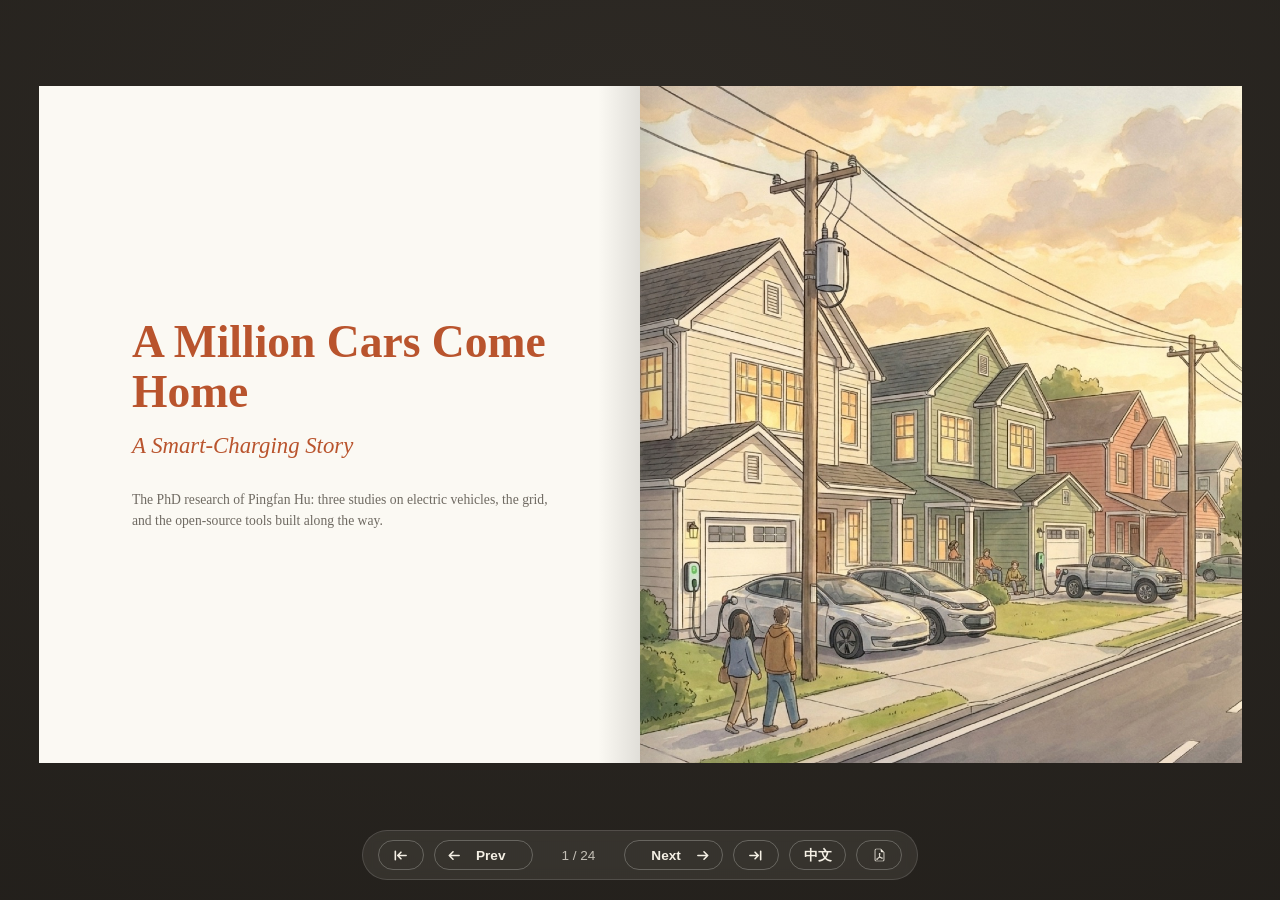
<file: docs/index.html>
<!doctype html>
<html lang="en" data-lang="en">
<head>
<meta charset="utf-8">
<meta name="viewport" content="width=device-width, initial-scale=1">
<meta name="theme-color" content="#201d19">
<title>A Million Cars Come Home</title>
<style>
:root {
  --paper: #fbf9f3;
  --ink: #3a3733;
  --ink-soft: #6f6a62;
  --accent: #b9542d;
  --stage-1: #2e2a25;
  --stage-2: #201d19;
}
* { box-sizing: border-box; }
html, body { margin: 0; height: 100%; }
/* iOS Safari paints the area behind its collapsing URL bar with the ROOT
   background (white by default), and re-composites it mid-animation with the
   page's dark gradient: a white/dark flicker on every flip. A solid dark
   root background keeps that strip one color in every state. */
html { background: #201d19; }
body {
  font-family: "Iowan Old Style", "Palatino Linotype", Palatino, Georgia, serif;
  background: radial-gradient(120% 120% at 50% 20%, var(--stage-1), var(--stage-2));
  overflow: hidden;
  height: 100dvh; /* the height:100% above is the pre-iOS-15.4 fallback */
  overscroll-behavior: none;
}
/* All UI lives in .app so the forced-landscape rotation below can turn the
   whole interface (book AND toolbar) as one unit. */
.app {
  width: 100%; height: 100%;
  display: flex; flex-direction: column; align-items: center;
}
/* Forced landscape: on a touch device held portrait the JS adds .rotated and
   the interface renders 90deg clockwise, so the book always keeps its
   two-page landscape spread (never splits into single pages) and the reader
   just turns the phone. Both conditions must hold: coarse pointer, so a
   narrowed desktop window stays put, and portrait proportions, so a
   landscape tablet stays put. */
html.rotated .app {
  position: fixed; top: 0; left: 0;
  width: 100dvh; height: 100vw;
  transform: rotate(90deg) translateY(-100%);
  transform-origin: top left;
}

/* Language toggle: both languages are in the DOM; CSS shows one. */
html[data-lang="en"] .lang-cn { display: none; }
html[data-lang="cn"] .lang-en { display: none; }
html[data-lang="cn"] .prose {
  font-family: "Iowan Old Style", Palatino, "Songti SC", "STSong", Georgia, serif;
}

/* ---- Stage ---- */
.stage {
  flex: 1; width: 100%;
  display: flex; align-items: center; justify-content: center;
  padding: 3vh 3vw 1vh; /* 3vw each side leaves exactly 94vw for the book */
  min-height: 0;
}
/* Pre-JS placeholder only: sizeFrame() in BOOK_JS sets explicit pixel
   width/height before StPageFlip initializes (the library derives all its
   geometry from this box's measured width, so it must never depend on
   layout-time CSS resolution). */
.book-frame {
  width: min(94vw, calc((100dvh - 14vh) * 1.7778));
  aspect-ratio: 1056 / 594;
}
/* The browser must never claim a pan/zoom gesture over the book; the ID
   selector outranks the vendor's injected .stf__parent{touch-action:pan-y}. */
#book {
  touch-action: none;
  -webkit-user-select: none; user-select: none;
  -webkit-tap-highlight-color: transparent;
}

/* ---- Pages ---- */
.page {
  background: var(--paper);
  overflow: hidden;
  container-type: size;
}
.pane { width: 100%; height: 100%; }
.pane.text {
  display: flex; flex-direction: column; justify-content: center;
  /* print geometry: 0.35in top/bottom (the guaranteed margin), 0.85in outer,
     0.7in toward the gutter */
  padding: 6.364cqw 12.727cqw 6.364cqw 15.455cqw;
}
/* gutter shading so facing pages read as a bound book */
.pane.text::after, .pane.art::before {
  content: ""; position: absolute; top: 0; bottom: 0; width: 7cqw;
  pointer-events: none;
}
.pane.text::after {
  right: 0;
  background: linear-gradient(to left, rgba(58, 55, 51, 0.14), transparent);
}
.pane.art { position: relative; }
.pane.art::before {
  left: 0; z-index: 1;
  background: linear-gradient(to right, rgba(58, 55, 51, 0.18), transparent);
}
.pane.text { position: relative; }
.pane.art img {
  width: 100%; height: 100%; object-fit: cover; display: block;
  -webkit-touch-callout: none; /* no iOS long-press image sheet mid-drag */
}

.prose { color: var(--ink); font-size: 3.409cqw; line-height: 1.5; }
.prose.lang-cn { font-size: 3.914cqw; }
.prose p { margin: 0 0 0.7em; }
.prose p:last-child { margin-bottom: 0; }
.prose strong { color: var(--accent); font-weight: 700; }
.prose em { font-style: italic; }

/* title spread */
.page.title .prose { font-size: 2.652cqw; }
.page.title .prose p:first-child {
  font-size: 7.576cqw; line-height: 1.1; color: var(--ink); margin-bottom: 0.25em;
}
.page.title .prose.lang-cn p:first-child { font-size: 6.307cqw; }
.page.title .prose p:nth-child(2) {
  font-size: 3.788cqw; color: var(--accent); font-style: italic; margin-bottom: 1.2em;
}
.page.title .prose p { color: var(--ink-soft); font-size: 2.273cqw; }

/* back cover */
.page.backcover .prose em {
  display: block; color: var(--ink-soft); font-style: normal;
  font-size: 2.898cqw; line-height: 1.3;
}

/* ---- Toolbar ---- */
.toolbar {
  display: flex; align-items: center; gap: 0.6rem;
  flex: none;
  padding: 0.55rem 0.9rem; margin: 0 0 2.2vh;
  background: rgba(251, 249, 243, 0.08);
  border: 1px solid rgba(251, 249, 243, 0.14);
  border-radius: 999px;
  backdrop-filter: blur(6px);
}
.toolbar button, .toolbar a {
  font: 600 0.85rem/1 "Helvetica Neue", Arial, sans-serif;
  color: #f4efe4; background: transparent;
  border: 1px solid rgba(251, 249, 243, 0.25); border-radius: 999px;
  height: 1.9rem; padding: 0;
  display: inline-flex; align-items: center; justify-content: center;
  cursor: pointer; text-decoration: none;
  touch-action: manipulation; /* no double-tap zoom on rapid Next taps */
  transition: background 150ms ease, border-color 150ms ease, transform 80ms ease;
}
/* Fixed widths, sized to the widest (Chinese) labels, so toggling the
   language never moves the buttons. All four arrows are inline SVGs (same
   stroke, flex-centered) because text glyphs come from different fonts and
   sit on the text baseline; the nav arrows are pinned to the button edges
   and only the label swaps with the language. */
.toolbar .icon { display: block; flex: none; }
.toolbar .nav { width: 6.2rem; justify-content: space-between; padding: 0 0.7rem; }
.toolbar .nav .lbl { flex: 1; text-align: center; }
.toolbar .jump { width: 2.9rem; }
.toolbar #btn-lang { width: 3.6rem; }
.toolbar a.pdf { width: 2.9rem; }
/* The PDF glyph's ink is measured dead-center, but its faint outlined top vs
   dense filled curl at the bottom makes it read low; lift it a hair. */
.toolbar a.pdf .icon { transform: translateY(-0.5px); }
/* Optical centering of TEXT next to the geometrically centered SVG icons.
   Where text-box is supported (Safari 18.2+, Chrome 133+) the line box is
   trimmed to cap height and baseline, so flex centering becomes geometric
   and platform font metrics drop out entirely; the eyeballed 0.15em
   fallback (tuned on desktop) sat visibly low on iOS. All labels live in
   spans because text-box applies to block containers, and the buttons
   themselves are flex containers. */
.toolbar .nav .lbl, .toolbar #lang-lbl, .toolbar .counter {
  padding-top: 0.15em;
}
@supports (text-box: trim-both cap alphabetic) {
  .toolbar .nav .lbl, .toolbar #lang-lbl, .toolbar .counter {
    padding-top: 0;
    text-box: trim-both cap alphabetic;
  }
}
/* hover-capable devices only, so tapped buttons don't stick orange on iOS */
@media (hover: hover) {
  .toolbar button:hover, .toolbar a:hover {
    background: rgba(185, 84, 45, 0.35); border-color: rgba(185, 84, 45, 0.7);
  }
}
.toolbar button:active, .toolbar a:active {
  transform: scale(0.92);
  background: rgba(185, 84, 45, 0.5); border-color: rgba(185, 84, 45, 0.9);
}
.toolbar button:disabled { opacity: 0.35; cursor: default; background: none; }
.toolbar .counter {
  font: 500 0.85rem/1 "Helvetica Neue", Arial, sans-serif;
  color: rgba(244, 239, 228, 0.75); min-width: 4.5rem; text-align: center;
}
/* Below this the full labeled bar (~560px) can't fit: drop the nav labels,
   tighten everything, fatten the tap targets; every control survives. */
@media (max-width: 620px) {
  .toolbar { gap: 0.25rem; padding: 0.45rem 0.5rem; }
  .toolbar .nav .lbl { display: none; }
  .toolbar .nav { width: 2.1rem; padding: 0; justify-content: center; }
  .toolbar .jump, .toolbar a.pdf { width: 2.1rem; }
  .toolbar #btn-lang { width: 2.5rem; font-size: 0.78rem; }
  .toolbar .counter { min-width: 2.75rem; font-size: 0.78rem; }
  .toolbar button, .toolbar a { height: 2.2rem; }
}
noscript { color: #f4efe4; font-size: 1rem; padding: 2rem; text-align: center; }
</style>
</head>
<body>
<div class="app">
<div class="stage"><div class="book-frame"><div id="book">
<div class="page title" data-spread="01"><div class="pane text"><div class="prose lang-en"><p><strong>A Million Cars Come Home</strong></p><p><em>A Smart-Charging Story</em></p><p>The PhD research of Pingfan Hu: three studies on electric vehicles, the grid, and the open-source tools built along the way.</p></div><div class="prose lang-cn"><p><strong>当一百万辆车同时回家</strong></p><p><em>一个关于智能充电的故事</em></p><p>胡平凡 (Pingfan Hu) 的博士研究：电动车、电网，和一路做出来的开源工具。</p></div></div></div>
<div class="page title" data-spread="01"><div class="pane art"><img src="book-assets/spread-01.jpg" alt="" loading="lazy" decoding="async"></div></div>
<div class="page standard" data-spread="02"><div class="pane text"><div class="prose lang-en"><p>This is Pingfan.</p><p>Pingfan spent his PhD on battery electric vehicles, and on one deceptively simple question about them: when will they charge, and what does that timing mean for the electricity grid?</p><p>Answering it took three connected studies: one about people, one about the grid and its economics, and one about the research tools themselves.</p><p>The dissertation that resulted is long and full of equations. Most people will never read it. This book tells the same story in plain language.</p></div><div class="prose lang-cn"><p>这是胡平凡 (Pingfan Hu)。</p><p>读博这几年，平凡一直在研究纯电动汽车 (Battery Electric Vehicle, BEV)。核心问题看起来很简单：这些车会在什么时候充电？充电的时间点，又会给电网带来什么？</p><p>为了回答这个问题，平凡做了三项环环相扣的研究：第一项关于人，第二项关于电网和经济账，第三项关于做研究用的工具本身。</p><p>写成的博士论文很厚，公式很多，大多数人不会去读。所以他做了这本小书，把同样的研究用大白话再讲一遍。</p></div></div></div>
<div class="page standard" data-spread="02"><div class="pane art"><img src="book-assets/spread-02.jpg" alt="" loading="lazy" decoding="async"></div></div>
<div class="page standard" data-spread="03"><div class="pane text"><div class="prose lang-en"><p>Pingfan had not planned to pursue a PhD.</p><p>Then Professor John Paul “JP” Helveston reached out to him directly. JP had funding from the Alfred P. Sloan Foundation to study smart charging for battery electric vehicles, and Pingfan&#x27;s background in engineering and data science looked like a match. The direction was unusual: students normally seek out advisors, not the other way around.</p><p>Their first conversation ran three hours, far longer than either had planned. By the end, the outline of a research agenda had taken shape: whether BEV owners would accept managed charging, what their participation would be worth to the grid, and what tools the research itself would require.</p><p>Those three questions became the dissertation.</p></div><div class="prose lang-cn"><p>平凡本来没打算读博士。</p><p>有一天，John Paul “JP” Helveston 教授主动发来邮件。他刚拿到斯隆基金会 (Alfred P. Sloan Foundation) 的项目，研究电动车的智能充电，觉得平凡的工程和数据科学背景很合适。这事不太常见：一般是学生四处联系导师，很少有导师反过来找学生。</p><p>两人第一次见面，原定聊一个小时，结果聊了三个小时，谁都没想到。聊完，一份研究计划的雏形已经出来了：车主愿不愿意把充电交给别人管？他们的参与对电网值多少钱？做这些研究，又需要什么工具？</p><p>这三个问题，后来就成了这篇博士论文。</p></div></div></div>
<div class="page standard" data-spread="03"><div class="pane art"><img src="book-assets/spread-03.jpg" alt="" loading="lazy" decoding="async"></div></div>
<div class="page standard" data-spread="04"><div class="pane text"><div class="prose lang-en"><p>The core problem is one of timing.</p><p>Battery electric vehicles cut transportation emissions, but their benefit depends on when they charge. Most owners plug in when they arrive home, so unmanaged charging stacks directly onto the <strong>evening peak</strong>, when household demand is already highest. Serving that combined peak means running the most expensive generators and, eventually, building capacity that sits idle the rest of the day.</p><p><strong>Smart charging</strong> is the alternative: coordinate charging so it moves into the overnight hours, when demand is low.</p><p>Whether it can work turns on three questions. Will owners participate, and on what terms? How much peak reduction does it buy, and at what cost? And what research infrastructure does it take to find out?</p></div><div class="prose lang-cn"><p>问题的关键，在于什么时候充。</p><p>电动车能减少交通排放，但好处大不大，要看充电的时机。多数车主傍晚到家就插枪，充电负荷不偏不倚，正好压在<strong>晚高峰</strong>上，那正是家家户户用电最多的时候。要扛住这个叠加的高峰，电网得开动最贵的机组，长远还得扩建平时闲置的容量。</p><p><strong>智能充电</strong>是另一条路：把充电挪到深夜。那时用电少，电网有的是余量。</p><p>行不行得通，要回答三个问题：车主愿意参加吗，开什么条件？参加了能削掉多少高峰，要花多少钱？还有，要弄清这些，得先有什么样的研究工具？</p></div></div></div>
<div class="page standard" data-spread="04"><div class="pane art"><img src="book-assets/spread-04.jpg" alt="" loading="lazy" decoding="async"></div></div>
<div class="page standard" data-spread="05"><div class="pane text"><div class="prose lang-en"><p>The first question, about participation, is where the dissertation begins.</p><p>Smart charging only works if vehicle owners agree to give up some control, so Study 1 examined the two program designs utilities actually offer. Under <strong>supplier-managed charging (SMC)</strong>, the utility decides when charging happens but guarantees the vehicle reaches an agreed charge level by an agreed time. Under <strong>vehicle-to-grid (V2G)</strong>, the vehicle also sends power back to the grid when needed, acting as distributed storage.</p><p>The two programs ask different things of an owner. SMC asks for patience with timing; V2G asks the battery to actively work for the grid, wear and all. There was good reason to expect owners to price those requests very differently.</p></div><div class="prose lang-cn"><p>论文从第一个问题讲起：人愿不愿意。</p><p>智能充电的前提，是车主肯交出一部分控制权。研究一考察了电力公司实际在推的两类项目。一类叫<strong>供电商托管充电</strong> (Supplier-Managed Charging, SMC)：什么时候充，电力公司说了算，但保证到点有电。另一类叫<strong>车网互动</strong> (Vehicle-to-Grid, V2G)：电网缺电时，车还得反过来送电回去，相当于一块会跑的储能电池。</p><p>两类项目对车主的要求不一样。SMC 只要你耐心等；V2G 却要动用你的电池，还得搭上电池损耗。可以想见，车主对这两件事的开价不会相同。</p></div></div></div>
<div class="page standard" data-spread="05"><div class="pane art"><img src="book-assets/spread-05.jpg" alt="" loading="lazy" decoding="async"></div></div>
<div class="page standard" data-spread="06"><div class="pane text"><div class="prose lang-en"><p>Whom you ask matters as much as what you ask.</p><p>Most earlier studies surveyed the general car-owning public, few of whom have ever charged an electric vehicle, let alone joined a smart charging program. Study 1 sampled differently: <strong>1,356 current US BEV owners</strong>, recruited in 2024 through targeted social media ads and a market research panel.</p><p>A screening question did the quality control: respondents picked their vehicle from a list of 1,748 models spanning thirty years, of which only 77, or 4.4 percent, were battery electric. Without actually owning one, guessing right was unlikely.</p><p>These were people who knew exactly what charging involves; 682 of them completed the V2G questions as well.</p></div><div class="prose lang-cn"><p>问什么重要，问谁同样重要。</p><p>以往的研究大多去问普通车主，他们中很多人从没给电动车充过电，有些人就算想参加也没条件。研究一换了个思路：找来 <strong>1,356 位真正开电动车的美国车主</strong>，2024 年通过社交媒体定向广告和调查公司招募。</p><p>质量靠一道筛选题把关：受访者要在一张覆盖三十年、共 1,748 款车型的列表里选出自己的车，其中纯电车型只有 77 款，占 4.4%。不是真车主，基本蒙不对。</p><p>这些人才真正懂充电是怎么回事。其中 682 人还答完了 V2G 部分。</p></div></div></div>
<div class="page standard" data-spread="06"><div class="pane art"><img src="book-assets/spread-06.jpg" alt="" loading="lazy" decoding="async"></div></div>
<div class="page standard" data-spread="07"><div class="pane text"><div class="prose lang-en"><p>You cannot ask people directly how much they value flexibility; nobody carries such a number around.</p><p>Study 1 instead used a <strong>discrete choice experiment</strong>. Each respondent faced a series of paired program offers, each defined by concrete attributes: a one-time enrollment payment, a recurring monthly payment, the number of times per month the owner could override the program, and guaranteed battery charge thresholds. They chose one program, the other, or neither, six times for SMC and six more for V2G.</p><p>Choices like these, repeated across randomized attribute combinations, let a <strong>logit model</strong> estimate how strongly each attribute moves the decision to participate. Trade-offs reveal what direct questions cannot.</p></div><div class="prose lang-cn"><p>“灵活性对你值多少钱？”这种问题没法直接问，谁心里也没有这么个数。</p><p>研究一用的是<strong>离散选择实验</strong> (discrete choice experiment)：给受访者看一对对虚拟方案，每个方案由几项具体条件组成，比如一次性奖励给多少、每月给多少钱、每月能手动豁免几次、电量保底是多少。受访者在方案 A、方案 B 和“都不要”之间选一个，SMC 选六轮，V2G 再选六轮。</p><p>让人在随机搭配的条件里一次次做选择，<strong>logit 模型</strong>就能算出，每项条件在多大程度上左右着人们的参与意愿。选择，比提问更诚实。</p></div></div></div>
<div class="page standard" data-spread="07"><div class="pane art"><img src="book-assets/spread-07.jpg" alt="" loading="lazy" decoding="async"></div></div>
<div class="page standard" data-spread="08"><div class="pane text"><div class="prose lang-en"><p>The work was collaborative from the start.</p><p>The smart charging studies brought together researchers from several universities: Alan Jenn at UC Davis; Brian Tarroja, Kate Forrest, and Matthew Dean at UC Irvine; and Eric Hittinger at the Rochester Institute of Technology, who later served on Pingfan&#x27;s dissertation committee. JP, as advisor and principal investigator, kept the whole effort pointed in the right direction.</p><p>Pingfan led the day-to-day research, but the questions spanned vehicles, grids, and surveys, and no single person knows all three equally well. The team did.</p></div><div class="prose lang-cn"><p>这项工作从头到尾都是合作的产物。</p><p>团队来自好几所大学：加州大学戴维斯分校的 Alan Jenn，加州大学尔湾分校的 Brian Tarroja、Kate Forrest 和 Matthew Dean，还有罗切斯特理工学院的 Eric Hittinger，他后来也进了平凡的论文委员会。导师 JP 是项目负责人，始终替团队把着方向。</p><p>日常研究由平凡牵头，但这些问题横跨车、电网、调查方法三个领域，谁也不可能样样精通。好在，这个团队加起来可以。</p></div></div></div>
<div class="page standard" data-spread="08"><div class="pane art"><img src="book-assets/spread-08.jpg" alt="" loading="lazy" decoding="async"></div></div>
<div class="page standard" data-spread="09"><div class="pane text"><div class="prose lang-en"><p>For supplier-managed charging, the results were encouraging, and a little surprising.</p><p>Owners cared less about money than expected, and more about <strong>operational flexibility</strong>: a guaranteed charge level by morning, and the ability to override when plans change. The guaranteed threshold mattered far more than the minimum: owners want range certainty, not control over the details.</p><p>Good flexibility with no payment reached at least <strong>50 percent</strong> predicted enrollment. Recurring payments worked hardest: two to three dollars a month matched a one-time 65 dollars, roughly twenty to one.</p><p>People will share control of their charging. What they want in return is certainty that they will not be stranded.</p></div><div class="prose lang-cn"><p>先看托管充电，结果让人欣慰，也有点出乎意料。</p><p>车主没那么在乎钱，更在乎<strong>灵活性</strong>：早上电量有保底，临时有事的晚上能自己说了算。“保底电量”的影响远大于“起充电量”。说白了，大家要的是踏实的续航，过程怎么管，倒不太计较。</p><p>只给足灵活性、一分钱不掏，预测参与率就能到 <strong>50%</strong> 以上。再给点钱当然更好，而且按月给最划算：每月两三美元的效果，顶得上一次性给 65 美元，差不多二十比一。</p><p>充电可以交出去，但得保证别把人撂在半路。</p></div></div></div>
<div class="page standard" data-spread="09"><div class="pane art"><img src="book-assets/spread-09.jpg" alt="" loading="lazy" decoding="async"></div></div>
<div class="page standard" data-spread="10"><div class="pane text"><div class="prose lang-en"><p>Vehicle-to-grid told a different story.</p><p>Sending power out of one&#x27;s own battery is a larger request, and owners priced it accordingly: participation was far more sensitive to money than under SMC. Pay well per discharge event and enrollment climbs steeply; at 20 dollars per event, four events a month, the model predicts <strong>82 percent</strong> enrollment.</p><p>The design implication is clean. SMC suits a simple subscription with modest recurring payments and strong guarantees; V2G is a market for discrete grid services, best paid per event.</p><p>The team also published an interactive <strong>enrollment simulator</strong> where utilities and policymakers can test a program and see its predicted participation.</p></div><div class="prose lang-cn"><p>车网互动是另一回事。</p><p>让电从自家电池往外流，这个请求大得多，车主的开价也直接：V2G 的参与意愿对钱远比 SMC 敏感。按次给钱、给得够多，参与率就一路上扬；每次放电给 20 美元、每月四次，模型预测能有 <strong>82%</strong> 的人参加。</p><p>对项目设计，这个启示很清楚：SMC 适合做成简单的包月订阅，给点小钱，把保障做足；V2G 更像按单结算的电网服务市场，按次付费最合适。</p><p>为了让结论用得上，团队还上线了一个<strong>参与率模拟器</strong>：一个网页小工具，电力公司和政策制定者随便调参数，马上能看到预测的参与率。</p></div></div></div>
<div class="page standard" data-spread="10"><div class="pane art"><img src="book-assets/spread-10.jpg" alt="" loading="lazy" decoding="async"></div></div>
<div class="page standard" data-spread="11"><div class="pane text"><div class="prose lang-en"><p>Stated willingness, however, is not yet grid value.</p><p>Study 1 established the terms on which owners would participate. Study 2 asked the two questions that determine whether a utility should act on those terms: how much does managed charging actually lower the evening peak, and does the arithmetic survive the cost of the incentives?</p><p>The economics were the heart of it. Every enrolled household must be paid, and the peak reduction has to be worth the total bill.</p></div><div class="prose lang-cn"><p>不过，嘴上说愿意，不等于电网真受益。</p><p>研究一搞清了车主参加的条件；研究二接着问两个问题，电力公司干不干，就看这两个答案：第一，托管充电到底能把晚高峰削下去多少？第二，扣掉发给车主的激励，这笔账还划算吗？</p><p>经济账是重头。参加的每一户都要给钱，削峰带来的好处，必须对得起这份总开销。</p></div></div></div>
<div class="page standard" data-spread="11"><div class="pane art"><img src="book-assets/spread-11.jpg" alt="" loading="lazy" decoding="async"></div></div>
<div class="page standard" data-spread="12"><div class="pane text"><div class="prose lang-en"><p>Study 2 connected the two halves empirically rather than by assumption.</p><p>The enrollment results from Study 1 became an <strong>enrollment curve</strong>: for any monthly incentive, the predicted share of owners who participate. That curve fed a year-long simulation of regional grids at 15-minute resolution, in which 10,000 vehicles following realistic travel patterns from the National Household Travel Survey drive, park, and charge, scaled up by Census household counts to full regional fleets.</p><p>Two regions anchored the comparison because their grids differ structurally: <strong>CAISO</strong> in California, solar-heavy with a deep overnight valley, and <strong>NYISO</strong> in New York, flatter, hydro-reliant, and winter-peaking.</p></div><div class="prose lang-cn"><p>研究二的做法，是用实打实的数据把两头接起来，而不是拍脑袋假设。</p><p>研究一的结果先整理成一条<strong>参与率曲线</strong>：月度激励给到多少，就有多大比例的车主参加。再把这条曲线接进一个覆盖全年、每 15 分钟一步的电网仿真：一万辆虚拟汽车按全国家庭出行调查 (NHTS) 的真实出行规律开车、停车、充电，再按人口普查的家庭数，放大成整个地区的车队。</p><p>比较选在两个脾气完全不同的电网上：加州的 <strong>CAISO</strong>，光伏多，后半夜低谷又深又稳；纽约的 <strong>NYISO</strong>，曲线平，靠水电，冬天负荷最高。</p></div></div></div>
<div class="page standard" data-spread="12"><div class="pane art"><img src="book-assets/spread-12.jpg" alt="" loading="lazy" decoding="async"></div></div>
<div class="page standard" data-spread="13"><div class="pane text"><div class="prose lang-en"><p>California&#x27;s grid made the case vivid.</p><p>Its daily <strong>net load</strong> curve sags through the afternoon while solar generation carries the demand, then ramps steeply as the sun sets and households switch on. Engineers call it the <strong>duck curve</strong>, and the name is apt. The valley that follows the evening peak is deep and dependable, which is exactly the room that shifted charging needs.</p><p>The simulation moved charging out of the evening and into that valley. At full enrollment, CAISO&#x27;s evening peak fell by 3.7 gigawatts, or 12.1 percent, on an annual-average day, and by up to <strong>5.6 gigawatts</strong> on the most favorable day. NYISO, smaller and flatter, saw 1.6 gigawatts on the average day.</p><p>The physics works. The open question is the cost.</p></div><div class="prose lang-cn"><p>加州的电网把道理演得最清楚。</p><p>它的日<strong>净负荷</strong> (net load) 曲线，午后被光伏压得一路下沉，太阳一落又猛地窜高。工程师管它叫<strong>鸭子曲线</strong> (duck curve)，看一眼形状就知道为什么。晚高峰过后的低谷又深又稳，正好装得下挪过来的充电。</p><p>把充电从傍晚挪进低谷之后，参与率拉满时，CAISO 的晚高峰在普通日子平均削掉 3.7 吉瓦，合 12.1%；赶上最合适的一天，能削 <strong>5.6 吉瓦</strong>。盘子更小、曲线更平的 NYISO，平均削 1.6 吉瓦。</p><p>物理上没问题。剩下的是钱的问题。</p></div></div></div>
<div class="page standard" data-spread="13"><div class="pane art"><img src="book-assets/spread-13.jpg" alt="" loading="lazy" decoding="async"></div></div>
<div class="page standard" data-spread="14"><div class="pane text"><div class="prose lang-en"><p>The cost side turns on one structural fact: every enrollee receives the same monthly incentive.</p><p>The enrollment curve is concave. About <strong>30 percent</strong> of owners would participate with no payment at all; 20 dollars a month brings roughly <strong>60 percent</strong>; reaching everyone requires about <strong>85 dollars a month</strong>, paid to every household. Raising the incentive to attract the next participant means raising it for everyone already enrolled, so total program cost grows nonlinearly while the added peak reduction shrinks.</p><p>This is <strong>diminishing marginal returns</strong>, and in these programs it is sharp.</p></div><div class="prose lang-cn"><p>钱的麻烦，出在一个绕不开的事实上：激励是一口价，每户参与者拿的都一样。</p><p>参与率曲线是弯的：分文不给，也有大约 <strong>30%</strong> 的车主愿意参加；每月 20 美元，能拉到 <strong>60%</strong> 左右；可要让人人都参加，得每月掏 <strong>85 美元</strong>，而且每户都得给。想拉来下一位，就得给所有人一起涨价。于是总成本越滚越快，新增的削峰效果却越来越小。</p><p>经济学管这叫<strong>边际收益递减</strong>。在这类项目里，递减得格外狠。</p></div></div></div>
<div class="page standard" data-spread="14"><div class="pane art"><img src="book-assets/spread-14.jpg" alt="" loading="lazy" decoding="async"></div></div>
<div class="page standard" data-spread="15"><div class="pane text"><div class="prose lang-en"><p>The practical answer is moderation.</p><p>Enrollment in the <strong>30 to 50 percent</strong> range captured most of the achievable peak reduction at a small fraction of the cost of near-full participation. Beyond that range, each additional gigawatt of reduction becomes rapidly more expensive.</p><p>And past a threshold, more enrollment is not merely wasteful but counterproductive. On about <strong>15 percent</strong> of CAISO days, concentrating too much charging in the overnight window reconstituted a new peak there. The mountain does not disappear; it moves.</p><p>Moderate, well-targeted enrollment is the cost-effective operating point. Maximum participation is not the goal.</p></div><div class="prose lang-cn"><p>所以，务实的答案是适可而止。</p><p>参与率落在 <strong>30% 到 50%</strong> 之间时，花小头的钱，就能拿到大头的削峰效果。再往上，每多削一吉瓦都贵得离谱。</p><p>更要命的是，过了某个坎，拉人越多反而越糟：太多充电挤进同一个深夜时段，低谷里反倒隆起一座新的高峰。在 CAISO，大约 <strong>15%</strong> 的日子会出现这种情况。山没被削平，只是搬了个家。</p><p>参与率适度、有的放矢，才是性价比最高的运行点。人越多越好，恰恰是误区。</p></div></div></div>
<div class="page standard" data-spread="15"><div class="pane art"><img src="book-assets/spread-15.jpg" alt="" loading="lazy" decoding="async"></div></div>
<div class="page standard" data-spread="16"><div class="pane text"><div class="prose lang-en"><p>Region and season set the boundaries.</p><p>In CAISO, cost efficiency held essentially year-round, because solar keeps the gap between the evening peak and the overnight valley wide in every season. In NYISO, efficiency deteriorated in winter, when space heating keeps overnight demand elevated and compresses the very valley the program depends on.</p><p>The design lesson follows directly: a smart charging program is not one product to deploy uniformly, but a schedule to be tuned to each region&#x27;s net load shape.</p></div><div class="prose lang-cn"><p>这笔账，还得看地方、看季节。</p><p>CAISO 的成本效益一年四季都稳，因为光伏让晚高峰和深夜低谷之间始终隔着足够大的落差。NYISO 一到冬天就吃力：取暖用电把后半夜撑得满满当当，项目赖以运转的低谷被压窄了。</p><p>教训很直接：智能充电不是一件到哪儿都能用的标准品，而是一张要按当地净负荷的形状来调的时刻表。</p></div></div></div>
<div class="page standard" data-spread="16"><div class="pane art"><img src="book-assets/spread-16.jpg" alt="" loading="lazy" decoding="async"></div></div>
<div class="page standard" data-spread="17"><div class="pane text"><div class="prose lang-en"><p>Study 3 began as friction inside Study 1.</p><p>Fielding a careful experiment on 1,356 people requires serious survey software, and the existing options each failed in a familiar way. Commercial platforms were capable but expensive and closed. Free tools were easy but limited. And almost none treated a survey as something a researcher could version, share, review, and reproduce exactly, years later, the way code and manuscripts are treated.</p><p>For reproducible research, that is not an inconvenience; it is a methodological gap. The team decided to close it themselves.</p></div><div class="prose lang-cn"><p>研究三的起因，是研究一里攒下的一肚子火。</p><p>要对 1,356 人做一场严谨的实验，先得有趁手的问卷软件。可市面上的选项个个差点意思：商业平台功能全，但又贵又封闭；免费工具上手快，但处处受限。更根本的是，几乎没有平台像对待代码和论文那样对待问卷：可以管版本、可以分享、可以审查、几年后还能一字不差地复现。</p><p>对讲究可复现的研究来说，这不是不方便，而是方法论上的一个窟窿。团队决定自己动手补上。</p></div></div></div>
<div class="page standard" data-spread="17"><div class="pane art"><img src="book-assets/spread-17.jpg" alt="" loading="lazy" decoding="async"></div></div>
<div class="page standard" data-spread="18"><div class="pane text"><div class="prose lang-en"><p>The result is <strong>surveydown</strong>, an open-source survey platform built in R.</p><p>Instead of assembling questions by clicking through a web interface, a researcher writes the survey as plain text, markdown with R code, and surveydown renders it as a live web survey. It stands on three mature open-source technologies: <strong>Quarto</strong> for the document, <strong>Shiny</strong> for the interactive application, and <strong>PostgreSQL</strong> for response storage.</p><p>Bogdan Bunea, an Engineering Management and Systems Engineering undergraduate in the lab, built the database layer that stores responses safely. The platform is free, open-source, and distributed on CRAN under an MIT license.</p></div><div class="prose lang-cn"><p>成果叫 <strong>surveydown</strong>，一个用 R 写的开源问卷平台。</p><p>用它做问卷，不用再在网页上点来点去，直接用纯文本写：markdown 加 R 代码，surveydown 负责把它变成能直接上线的网页问卷。背后是三件成熟的开源工具：<strong>Quarto</strong> 管文档，<strong>Shiny</strong> 管交互，<strong>PostgreSQL</strong> 管数据。</p><p>实验室里工程管理与系统工程系的本科生 Bogdan Bunea 搭起了安全存储答卷的数据库层。整个平台免费开源，以 MIT 许可证发布在 CRAN 上。</p></div></div></div>
<div class="page standard" data-spread="18"><div class="pane art"><img src="book-assets/spread-18.jpg" alt="" loading="lazy" decoding="async"></div></div>
<div class="page standard" data-spread="19"><div class="pane text"><div class="prose lang-en"><p>Plain text sounds like a modest design choice. It carries the platform&#x27;s three main advantages.</p><p>First, <strong>reproducibility</strong>: a survey that lives in text files can be version-controlled, shared, audited, and re-run identically, which proprietary click-built surveys cannot.</p><p>Second, <strong>programmability</strong>: because real code executes while the survey runs, it supports conditional display, skip logic, randomization, and fully custom experimental designs, including the choice experiment in Study 1.</p><p>Third, <strong>data ownership</strong>: the survey application, its hosting, and its response database are deliberately separated, so researchers keep full control of their own data rather than renting access to it.</p></div><div class="prose lang-cn"><p>用纯文本写问卷，听着不起眼，平台的三大长处全靠它。</p><p>一是<strong>可复现</strong> (reproducibility)：问卷就是几个文本文件，可以进版本库、可以共享、可以审查，几年后照样一字不差地跑起来。在专有平台上点出来的问卷，做不到。</p><p>二是<strong>可编程</strong>：问卷运行时跑的是真代码，想按条件显示、想跳题、想随机化、想做完全自定义的实验设计，都行。研究一的选择实验就是这么做出来的。</p><p>三是<strong>数据在自己手里</strong>：问卷程序、部署环境、答卷数据库三者分离，数据完全归研究者自己，不用向平台租回自己的数据。</p></div></div></div>
<div class="page standard" data-spread="19"><div class="pane art"><img src="book-assets/spread-19.jpg" alt="" loading="lazy" decoding="async"></div></div>
<div class="page standard" data-spread="20"><div class="pane text"><div class="prose lang-en"><p>surveydown outgrew the lab that built it.</p><p>It has accumulated thousands of downloads on CRAN and is now used by researchers well beyond transportation: public health, economics, education, and policy among them. Community contributors have extended it, including translations into six languages, and a companion tool, <strong>sdstudio</strong>, is in development to add a graphical interface without giving up reproducibility.</p><p>What began as a workaround for one experiment has become shared research infrastructure.</p></div><div class="prose lang-cn"><p>surveydown 后来长到了实验室外面。</p><p>它在 CRAN 上被下载了数千次，用户早就不限于交通领域：公共卫生、经济学、教育学、公共政策，都有人在用。社区贡献者不断添砖加瓦，包括六种语言的翻译；配套的图形界面工具 <strong>sdstudio</strong> 也在开发中，目标是不牺牲可复现性，还能让不写代码的人用起来。</p><p>一个为了应急做出来的小工具，成了大家共用的研究基础设施。</p></div></div></div>
<div class="page standard" data-spread="20"><div class="pane art"><img src="book-assets/spread-20.jpg" alt="" loading="lazy" decoding="async"></div></div>
<div class="page standard" data-spread="21"><div class="pane text"><div class="prose lang-en"><p>Read together, the three studies form one argument.</p><p>Study 1 measured, from 1,356 owners, the terms on which people will participate in managed charging. Study 2 carried those measured preferences into grid simulation and returned an operating rule: target moderate enrollment, tuned to the regional grid, because that is where the benefit is large and the cost is small. Study 3 built the open instrument that made the measurement possible, and left it to the field.</p><p>Consumer behavior, grid economics, and research infrastructure: each study answers the question the previous one exposed.</p></div><div class="prose lang-cn"><p>把三项研究摆在一起看，其实是一个完整的论证。</p><p>研究一从 1,356 位车主那里，量出了大家愿意参加托管充电的条件；研究二把这些条件带进电网仿真，得出一条很实际的准则：参与率要适度，方案要按当地电网来调，好处多、花钱少的区间就在那里；研究三把做这些测量要用的工具造了出来，开源留给了所有人。</p><p>消费者行为、电网经济、研究工具：每一项研究回答的，恰好是前一项留下的问题。</p></div></div></div>
<div class="page standard" data-spread="21"><div class="pane art"><img src="book-assets/spread-21.jpg" alt="" loading="lazy" decoding="async"></div></div>
<div class="page standard" data-spread="22"><div class="pane text"><div class="prose lang-en"><p>The dissertation also states plainly what it cannot yet claim.</p><p>Stated preferences overstate real behavior: deployed pilot programs today enroll only <strong>4 to 10 percent</strong> of eligible owners, far below the modeled optimum, and closing that gap with revealed-preference data is the clearest next step. The simulations cover detached single-family homes with home charging; apartments, workplaces, and public charging remain open questions. V2G still needs the same cost-efficiency treatment SMC received. And sdstudio must mature before surveydown fully serves researchers who do not code.</p><p>Each of these is a research program of its own. That is how the work continues.</p></div><div class="prose lang-cn"><p>论文也把自己还说不准的地方，写得明明白白。</p><p>问卷里的表态往往比现实慷慨：已经落地的试点项目，参与率只有 <strong>4% 到 10%</strong>，离模型算出的最优区间还很远，用真实项目的数据来校准，是最清楚的下一步。仿真只覆盖了有车库的独栋住宅，公寓、办公楼和公共充电还没碰。V2G 也还欠一笔 SMC 已经算过的经济账。至于 sdstudio，得再打磨一阵，surveydown 才能真正服务不写代码的研究者。</p><p>这里的每一条，都够再做一个课题。研究就是这样接力下去的。</p></div></div></div>
<div class="page standard" data-spread="22"><div class="pane art"><img src="book-assets/spread-22.jpg" alt="" loading="lazy" decoding="async"></div></div>
<div class="page standard" data-spread="23"><div class="pane text"><div class="prose lang-en"><p>A PhD confers skills, and Pingfan leaves with a full set: choice modeling, grid simulation, data science in R, and the craft of building research software.</p><p>But the larger inheritance was a mindset, learned from JP across four years: take ownership of the work, never give up on a hard problem, and treat every project as part of a larger system, with origins and consequences beyond itself.</p><p>None of it was done alone. His committee and collaborators sharpened every study; the Helveston Lab made the years good ones; the Alfred P. Sloan Foundation funded the work and welcomed its unexpected software offshoot; and his parents, his friends, and above all his wife carried him through.</p><p>To all of them, thank you.</p></div><div class="prose lang-cn"><p>博士学位给人本事，平凡带走的是一整套：选择建模、电网仿真、R 语言数据科学，还有做研究软件的手艺。</p><p>但更大的收获是一种心态，四年里从 JP 身上学来的：对自己的工作负责到底；难题面前不轻易松手；看每个项目，都把它放回更大的系统里，看清它从哪儿来、到哪儿去。</p><p>这一切不是一个人做成的。委员会和合作者磨利了每一项研究；Helveston 实验室让这几年过得充实又开心；斯隆基金会资助了研究，还为意外长出来的软件成果喝彩；父母、朋友，尤其是妻子，一路把他撑到了今天。</p><p>谢谢你们，每一位。</p></div></div></div>
<div class="page standard" data-spread="23"><div class="pane art"><img src="book-assets/spread-23.jpg" alt="" loading="lazy" decoding="async"></div></div>
<div class="page backcover" data-spread="24"><div class="pane text"><div class="prose lang-en"><p>That is the story of a million cars coming home, and of what four years of research says about when they should charge.</p><p>The full dissertation is called:</p><p><em>Sustainable Transportation, Sustainable Research: Consumer Adoption and Grid Peak-Shaving of Battery Electric Vehicle Smart Charging, Inspiring the surveydown Open-Source Survey Platform</em></p><p>It contains the complete methods, models, and results, and you are warmly invited to read it.</p><p><em>Pingfan Hu, PhD</em></p><p><em>George Washington University, 2026</em></p></div><div class="prose lang-cn"><p>一百万辆车同时回家的故事，讲到这里。四年的研究，回答的其实就是一件事：它们该在什么时候充电。</p><p>论文全文题为：</p><p><em>Sustainable Transportation, Sustainable Research: Consumer Adoption and Grid Peak-Shaving of Battery Electric Vehicle Smart Charging, Inspiring the surveydown Open-Source Survey Platform</em></p><p>方法、模型和结果都在里面，欢迎你翻开读读。</p><p><em>胡平凡 (Pingfan Hu)，博士</em></p><p><em>乔治·华盛顿大学，2026</em></p></div></div></div>
<div class="page backcover" data-spread="24"><div class="pane art"><img src="book-assets/spread-24.jpg" alt="" loading="lazy" decoding="async"></div></div>
</div></div></div>
<div class="toolbar">
  <button id="btn-home" class="jump" type="button" aria-label="First spread"><svg class="icon" viewBox="0 0 16 16" width="15" height="15" aria-hidden="true"><path d="M2.5 3.5v9 M14 8H5 M8.5 4.5 5 8l3.5 3.5" fill="none" stroke="currentColor" stroke-width="1.7" stroke-linecap="round" stroke-linejoin="round"/></svg></button>
  <button id="btn-prev" class="nav" type="button"><svg class="icon" viewBox="0 0 16 16" width="15" height="15" aria-hidden="true"><path d="M14 8H3.5 M7.5 4 3.5 8l4 4" fill="none" stroke="currentColor" stroke-width="1.7" stroke-linecap="round" stroke-linejoin="round"/></svg><span class="lbl" id="prev-lbl"></span></button>
  <span class="counter" id="counter"></span>
  <button id="btn-next" class="nav" type="button"><span class="lbl" id="next-lbl"></span><svg class="icon" viewBox="0 0 16 16" width="15" height="15" aria-hidden="true"><path d="M2 8h10.5 M8.5 4l4 4-4 4" fill="none" stroke="currentColor" stroke-width="1.7" stroke-linecap="round" stroke-linejoin="round"/></svg></button>
  <button id="btn-end" class="jump" type="button" aria-label="Last spread"><svg class="icon" viewBox="0 0 16 16" width="15" height="15" aria-hidden="true"><path d="M13.5 3.5v9 M2 8h9 M7.5 4.5 11 8l-3.5 3.5" fill="none" stroke="currentColor" stroke-width="1.7" stroke-linecap="round" stroke-linejoin="round"/></svg></button>
  <button id="btn-lang" type="button"><span id="lang-lbl"></span></button>
  <a id="pdf-link" class="pdf" target="_blank" rel="noopener" aria-label="Download PDF" title="PDF"><svg class="icon" viewBox="0 0 16 16" width="13" height="13" fill="currentColor" aria-hidden="true"><path d="M14 14V4.5L9.5 0H4a2 2 0 0 0-2 2v12a2 2 0 0 0 2 2h8a2 2 0 0 0 2-2M9.5 3A1.5 1.5 0 0 0 11 4.5h2V14a1 1 0 0 1-1 1H4a1 1 0 0 1-1-1V2a1 1 0 0 1 1-1h5.5z"/><path d="M4.603 14.087a.8.8 0 0 1-.438-.42c-.195-.388-.13-.776.08-1.102.198-.307.526-.568.897-.787a7.7 7.7 0 0 1 1.482-.645 20 20 0 0 0 1.062-2.227 7.3 7.3 0 0 1-.43-1.295c-.086-.4-.119-.796-.046-1.136.075-.354.274-.672.65-.823.192-.077.4-.12.602-.077a.7.7 0 0 1 .477.365c.088.164.12.356.127.538.007.188-.012.396-.047.614-.084.51-.27 1.134-.52 1.794a11 11 0 0 0 .98 1.686 5.8 5.8 0 0 1 1.334.05c.364.066.734.195.96.465.12.144.193.32.2.518.007.192-.047.382-.138.563a1.04 1.04 0 0 1-.354.416.86.86 0 0 1-.51.138c-.331-.014-.654-.196-.933-.417a5.7 5.7 0 0 1-.911-.95 11.7 11.7 0 0 0-1.997.406 11.3 11.3 0 0 1-1.02 1.51c-.292.35-.609.656-.927.787a.8.8 0 0 1-.58.029m1.379-1.901q-.25.115-.459.238c-.328.194-.541.383-.647.547-.094.145-.096.25-.04.361q.016.032.026.044l.035-.012c.137-.056.355-.235.635-.572a8 8 0 0 0 .45-.606m1.64-1.33a13 13 0 0 1 1.01-.193 12 12 0 0 1-.51-.858 21 21 0 0 1-.5 1.05zm2.446.45q.226.245.435.41c.24.19.407.253.498.256a.1.1 0 0 0 .07-.015.3.3 0 0 0 .094-.125.44.44 0 0 0 .059-.2.1.1 0 0 0-.026-.063c-.052-.062-.2-.152-.518-.209a4 4 0 0 0-.612-.053zM8.078 7.8a7 7 0 0 0 .2-.828q.046-.282.038-.465a.6.6 0 0 0-.032-.198.5.5 0 0 0-.145.04c-.087.035-.158.106-.196.283-.04.192-.03.469.046.822q.036.167.09.346z"/></svg></a>
</div>
</div>
<noscript>This book needs JavaScript. The PDF editions:
  <a href="storybook.pdf">English</a> / <a href="storybook-cn.pdf">中文</a>.
</noscript>
<script>!function(t,e){"object"==typeof exports&&"undefined"!=typeof module?e(exports):"function"==typeof define&&define.amd?define(["exports"],e):e((t=t||self).St={})}(this,(function(t){"use strict";class e{constructor(t,e){this.state={angle:0,area:[],position:{x:0,y:0},hardAngle:0,hardDrawingAngle:0},this.createdDensity=e,this.nowDrawingDensity=this.createdDensity,this.render=t}setDensity(t){this.createdDensity=t,this.nowDrawingDensity=t}setDrawingDensity(t){this.nowDrawingDensity=t}setPosition(t){this.state.position=t}setAngle(t){this.state.angle=t}setArea(t){this.state.area=t}setHardDrawingAngle(t){this.state.hardDrawingAngle=t}setHardAngle(t){this.state.hardAngle=t,this.state.hardDrawingAngle=t}setOrientation(t){this.orientation=t}getDrawingDensity(){return this.nowDrawingDensity}getDensity(){return this.createdDensity}getHardAngle(){return this.state.hardAngle}}class i extends e{constructor(t,e,i){super(t,i),this.image=null,this.isLoad=!1,this.loadingAngle=0,this.image=new Image,this.image.src=e}draw(t){const e=this.render.getContext(),i=this.render.convertToGlobal(this.state.position),s=this.render.getRect().pageWidth,n=this.render.getRect().height;e.save(),e.translate(i.x,i.y),e.beginPath();for(let t of this.state.area)null!==t&&(t=this.render.convertToGlobal(t),e.lineTo(t.x-i.x,t.y-i.y));e.rotate(this.state.angle),e.clip(),this.isLoad?e.drawImage(this.image,0,0,s,n):this.drawLoader(e,{x:0,y:0},s,n),e.restore()}simpleDraw(t){const e=this.render.getRect(),i=this.render.getContext(),s=e.pageWidth,n=e.height,h=1===t?e.left+e.pageWidth:e.left,r=e.top;this.isLoad?i.drawImage(this.image,h,r,s,n):this.drawLoader(i,{x:h,y:r},s,n)}drawLoader(t,e,i,s){t.beginPath(),t.strokeStyle="rgb(200, 200, 200)",t.fillStyle="rgb(255, 255, 255)",t.lineWidth=1,t.rect(e.x+1,e.y+1,i-1,s-1),t.stroke(),t.fill();const n={x:e.x+i/2,y:e.y+s/2};t.beginPath(),t.lineWidth=10,t.arc(n.x,n.y,20,this.loadingAngle,3*Math.PI/2+this.loadingAngle),t.stroke(),t.closePath(),this.loadingAngle+=.07,this.loadingAngle>=2*Math.PI&&(this.loadingAngle=0)}load(){this.isLoad||(this.image.onload=()=>{this.isLoad=!0})}newTemporaryCopy(){return this}getTemporaryCopy(){return this}hideTemporaryCopy(){}}class s{constructor(t,e){this.pages=[],this.currentPageIndex=0,this.currentSpreadIndex=0,this.landscapeSpread=[],this.portraitSpread=[],this.render=e,this.app=t,this.currentPageIndex=0,this.isShowCover=this.app.getSettings().showCover}destroy(){this.pages=[]}createSpread(){this.landscapeSpread=[],this.portraitSpread=[];for(let t=0;t<this.pages.length;t++)this.portraitSpread.push([t]);let t=0;this.isShowCover&&(this.pages[0].setDensity("hard"),this.landscapeSpread.push([t]),t++);for(let e=t;e<this.pages.length;e+=2)e<this.pages.length-1?this.landscapeSpread.push([e,e+1]):(this.landscapeSpread.push([e]),this.pages[e].setDensity("hard"))}getSpread(){return"landscape"===this.render.getOrientation()?this.landscapeSpread:this.portraitSpread}getSpreadIndexByPage(t){const e=this.getSpread();for(let i=0;i<e.length;i++)if(t===e[i][0]||t===e[i][1])return i;return null}getPageCount(){return this.pages.length}getPages(){return this.pages}getPage(t){if(t>=0&&t<this.pages.length)return this.pages[t];throw new Error("Invalid page number")}nextBy(t){const e=this.pages.indexOf(t);return e<this.pages.length-1?this.pages[e+1]:null}prevBy(t){const e=this.pages.indexOf(t);return e>0?this.pages[e-1]:null}getFlippingPage(t){const e=this.currentSpreadIndex;if("portrait"===this.render.getOrientation())return 0===t?this.pages[e].newTemporaryCopy():this.pages[e-1];{const i=0===t?this.getSpread()[e+1]:this.getSpread()[e-1];return 1===i.length||0===t?this.pages[i[0]]:this.pages[i[1]]}}getBottomPage(t){const e=this.currentSpreadIndex;if("portrait"===this.render.getOrientation())return 0===t?this.pages[e+1]:this.pages[e-1];{const i=0===t?this.getSpread()[e+1]:this.getSpread()[e-1];return 1===i.length?this.pages[i[0]]:0===t?this.pages[i[1]]:this.pages[i[0]]}}showNext(){this.currentSpreadIndex<this.getSpread().length&&(this.currentSpreadIndex++,this.showSpread())}showPrev(){this.currentSpreadIndex>0&&(this.currentSpreadIndex--,this.showSpread())}getCurrentPageIndex(){return this.currentPageIndex}show(t=null){if(null===t&&(t=this.currentPageIndex),t<0||t>=this.pages.length)return;const e=this.getSpreadIndexByPage(t);null!==e&&(this.currentSpreadIndex=e,this.showSpread())}getCurrentSpreadIndex(){return this.currentSpreadIndex}setCurrentSpreadIndex(t){if(!(t>=0&&t<this.getSpread().length))throw new Error("Invalid page");this.currentSpreadIndex=t}showSpread(){const t=this.getSpread()[this.currentSpreadIndex];2===t.length?(this.render.setLeftPage(this.pages[t[0]]),this.render.setRightPage(this.pages[t[1]])):"landscape"===this.render.getOrientation()&&t[0]===this.pages.length-1?(this.render.setLeftPage(this.pages[t[0]]),this.render.setRightPage(null)):(this.render.setLeftPage(null),this.render.setRightPage(this.pages[t[0]])),this.currentPageIndex=t[0],this.app.updatePageIndex(this.currentPageIndex)}}class n extends s{constructor(t,e,i){super(t,e),this.imagesHref=i}load(){for(const t of this.imagesHref){const e=new i(this.render,t,"soft");e.load(),this.pages.push(e)}this.createSpread()}}class h{static GetDistanceBetweenTwoPoint(t,e){return null===t||null===e?1/0:Math.sqrt(Math.pow(e.x-t.x,2)+Math.pow(e.y-t.y,2))}static GetSegmentLength(t){return h.GetDistanceBetweenTwoPoint(t[0],t[1])}static GetAngleBetweenTwoLine(t,e){const i=t[0].y-t[1].y,s=e[0].y-e[1].y,n=t[1].x-t[0].x,h=e[1].x-e[0].x;return Math.acos((i*s+n*h)/(Math.sqrt(i*i+n*n)*Math.sqrt(s*s+h*h)))}static PointInRect(t,e){return null===e?null:e.x>=t.left&&e.x<=t.width+t.left&&e.y>=t.top&&e.y<=t.top+t.height?e:null}static GetRotatedPoint(t,e,i){return{x:t.x*Math.cos(i)+t.y*Math.sin(i)+e.x,y:t.y*Math.cos(i)-t.x*Math.sin(i)+e.y}}static LimitPointToCircle(t,e,i){if(h.GetDistanceBetweenTwoPoint(t,i)<=e)return i;const s=t.x,n=t.y,r=i.x,o=i.y;let a=Math.sqrt(Math.pow(e,2)*Math.pow(s-r,2)/(Math.pow(s-r,2)+Math.pow(n-o,2)))+s;i.x<0&&(a*=-1);let g=(a-s)*(n-o)/(s-r)+n;return s-r+n===0&&(g=e),{x:a,y:g}}static GetIntersectBetweenTwoSegment(t,e,i){return h.PointInRect(t,h.GetIntersectBeetwenTwoLine(e,i))}static GetIntersectBeetwenTwoLine(t,e){const i=t[0].y-t[1].y,s=e[0].y-e[1].y,n=t[1].x-t[0].x,h=e[1].x-e[0].x,r=t[0].x*t[1].y-t[1].x*t[0].y,o=e[0].x*e[1].y-e[1].x*e[0].y,a=i*o-s*r,g=n*o-h*r,l=-(r*h-o*n)/(i*h-s*n),d=-(i*o-s*r)/(i*h-s*n);if(isFinite(l)&&isFinite(d))return{x:l,y:d};if(Math.abs(a-g)<.1)throw new Error("Segment included");return null}static GetCordsFromTwoPoint(t,e){const i=Math.abs(t.x-e.x),s=Math.abs(t.y-e.y),n=Math.max(i,s),h=[t];function r(t,e,i,s,n){return e>t?t+n*(i/s):e<t?t-n*(i/s):t}for(let o=1;o<=n;o+=1)h.push({x:r(t.x,e.x,i,n,o),y:r(t.y,e.y,s,n,o)});return h}}class r extends e{constructor(t,e,i){super(t,i),this.copiedElement=null,this.temporaryCopy=null,this.isLoad=!1,this.element=e,this.element.classList.add("stf__item"),this.element.classList.add("--"+i)}newTemporaryCopy(){return"hard"===this.nowDrawingDensity?this:(null===this.temporaryCopy&&(this.copiedElement=this.element.cloneNode(!0),this.element.parentElement.appendChild(this.copiedElement),this.temporaryCopy=new r(this.render,this.copiedElement,this.nowDrawingDensity)),this.getTemporaryCopy())}getTemporaryCopy(){return this.temporaryCopy}hideTemporaryCopy(){null!==this.temporaryCopy&&(this.copiedElement.remove(),this.copiedElement=null,this.temporaryCopy=null)}draw(t){const e=t||this.nowDrawingDensity,i=this.render.convertToGlobal(this.state.position),s=this.render.getRect().pageWidth,n=this.render.getRect().height;this.element.classList.remove("--simple");const h=`\n            display: block;\n            z-index: ${this.element.style.zIndex};\n            left: 0;\n            top: 0;\n            width: ${s}px;\n            height: ${n}px;\n        `;"hard"===e?this.drawHard(h):this.drawSoft(i,h)}drawHard(t=""){const e=this.render.getRect().left+this.render.getRect().width/2,i=this.state.hardDrawingAngle,s=t+"\n                backface-visibility: hidden;\n                -webkit-backface-visibility: hidden;\n                clip-path: none;\n                -webkit-clip-path: none;\n            "+(0===this.orientation?`transform-origin: ${this.render.getRect().pageWidth}px 0; \n                   transform: translate3d(0, 0, 0) rotateY(${i}deg);`:`transform-origin: 0 0; \n                   transform: translate3d(${e}px, 0, 0) rotateY(${i}deg);`);this.element.style.cssText=s}drawSoft(t,e=""){let i="polygon( ";for(const t of this.state.area)if(null!==t){let e=1===this.render.getDirection()?{x:-t.x+this.state.position.x,y:t.y-this.state.position.y}:{x:t.x-this.state.position.x,y:t.y-this.state.position.y};e=h.GetRotatedPoint(e,{x:0,y:0},this.state.angle),i+=e.x+"px "+e.y+"px, "}i=i.slice(0,-2),i+=")";const s=e+`transform-origin: 0 0; clip-path: ${i}; -webkit-clip-path: ${i};`+(this.render.isSafari()&&0===this.state.angle?`transform: translate(${t.x}px, ${t.y}px);`:`transform: translate3d(${t.x}px, ${t.y}px, 0) rotate(${this.state.angle}rad);`);this.element.style.cssText=s}simpleDraw(t){const e=this.render.getRect(),i=e.pageWidth,s=e.height,n=1===t?e.left+e.pageWidth:e.left,h=e.top;this.element.classList.add("--simple"),this.element.style.cssText=`\n            position: absolute; \n            display: block; \n            height: ${s}px; \n            left: ${n}px; \n            top: ${h}px; \n            width: ${i}px; \n            z-index: ${this.render.getSettings().startZIndex+1};`}getElement(){return this.element}load(){this.isLoad=!0}setOrientation(t){super.setOrientation(t),this.element.classList.remove("--left","--right"),this.element.classList.add(1===t?"--right":"--left")}setDrawingDensity(t){this.element.classList.remove("--soft","--hard"),this.element.classList.add("--"+t),super.setDrawingDensity(t)}}class o extends s{constructor(t,e,i,s){super(t,e),this.element=i,this.pagesElement=s}load(){for(const t of this.pagesElement){const e=new r(this.render,t,"hard"===t.dataset.density?"hard":"soft");e.load(),this.pages.push(e)}this.createSpread()}}class a{constructor(t,e,i,s){this.direction=t,this.corner=e,this.topIntersectPoint=null,this.sideIntersectPoint=null,this.bottomIntersectPoint=null,this.pageWidth=parseInt(i,10),this.pageHeight=parseInt(s,10)}calc(t){try{return this.position=this.calcAngleAndPosition(t),this.calculateIntersectPoint(this.position),!0}catch(t){return!1}}getFlippingClipArea(){const t=[];let e=!1;return t.push(this.rect.topLeft),t.push(this.topIntersectPoint),null===this.sideIntersectPoint?e=!0:(t.push(this.sideIntersectPoint),null===this.bottomIntersectPoint&&(e=!1)),t.push(this.bottomIntersectPoint),(e||"bottom"===this.corner)&&t.push(this.rect.bottomLeft),t}getBottomClipArea(){const t=[];return t.push(this.topIntersectPoint),"top"===this.corner?t.push({x:this.pageWidth,y:0}):(null!==this.topIntersectPoint&&t.push({x:this.pageWidth,y:0}),t.push({x:this.pageWidth,y:this.pageHeight})),null!==this.sideIntersectPoint?h.GetDistanceBetweenTwoPoint(this.sideIntersectPoint,this.topIntersectPoint)>=10&&t.push(this.sideIntersectPoint):"top"===this.corner&&t.push({x:this.pageWidth,y:this.pageHeight}),t.push(this.bottomIntersectPoint),t.push(this.topIntersectPoint),t}getAngle(){return 0===this.direction?-this.angle:this.angle}getRect(){return this.rect}getPosition(){return this.position}getActiveCorner(){return 0===this.direction?this.rect.topLeft:this.rect.topRight}getDirection(){return this.direction}getFlippingProgress(){return Math.abs((this.position.x-this.pageWidth)/(2*this.pageWidth)*100)}getCorner(){return this.corner}getBottomPagePosition(){return 1===this.direction?{x:this.pageWidth,y:0}:{x:0,y:0}}getShadowStartPoint(){return"top"===this.corner?this.topIntersectPoint:null!==this.sideIntersectPoint?this.sideIntersectPoint:this.topIntersectPoint}getShadowAngle(){const t=h.GetAngleBetweenTwoLine(this.getSegmentToShadowLine(),[{x:0,y:0},{x:this.pageWidth,y:0}]);return 0===this.direction?t:Math.PI-t}calcAngleAndPosition(t){let e=t;if(this.updateAngleAndGeometry(e),e="top"===this.corner?this.checkPositionAtCenterLine(e,{x:0,y:0},{x:0,y:this.pageHeight}):this.checkPositionAtCenterLine(e,{x:0,y:this.pageHeight},{x:0,y:0}),Math.abs(e.x-this.pageWidth)<1&&Math.abs(e.y)<1)throw new Error("Point is too small");return e}updateAngleAndGeometry(t){this.angle=this.calculateAngle(t),this.rect=this.getPageRect(t)}calculateAngle(t){const e=this.pageWidth-t.x+1,i="bottom"===this.corner?this.pageHeight-t.y:t.y;let s=2*Math.acos(e/Math.sqrt(i*i+e*e));i<0&&(s=-s);const n=Math.PI-s;if(!isFinite(s)||n>=0&&n<.003)throw new Error("The G point is too small");return"bottom"===this.corner&&(s=-s),s}getPageRect(t){return"top"===this.corner?this.getRectFromBasePoint([{x:0,y:0},{x:this.pageWidth,y:0},{x:0,y:this.pageHeight},{x:this.pageWidth,y:this.pageHeight}],t):this.getRectFromBasePoint([{x:0,y:-this.pageHeight},{x:this.pageWidth,y:-this.pageHeight},{x:0,y:0},{x:this.pageWidth,y:0}],t)}getRectFromBasePoint(t,e){return{topLeft:this.getRotatedPoint(t[0],e),topRight:this.getRotatedPoint(t[1],e),bottomLeft:this.getRotatedPoint(t[2],e),bottomRight:this.getRotatedPoint(t[3],e)}}getRotatedPoint(t,e){return{x:t.x*Math.cos(this.angle)+t.y*Math.sin(this.angle)+e.x,y:t.y*Math.cos(this.angle)-t.x*Math.sin(this.angle)+e.y}}calculateIntersectPoint(t){const e={left:-1,top:-1,width:this.pageWidth+2,height:this.pageHeight+2};"top"===this.corner?(this.topIntersectPoint=h.GetIntersectBetweenTwoSegment(e,[t,this.rect.topRight],[{x:0,y:0},{x:this.pageWidth,y:0}]),this.sideIntersectPoint=h.GetIntersectBetweenTwoSegment(e,[t,this.rect.bottomLeft],[{x:this.pageWidth,y:0},{x:this.pageWidth,y:this.pageHeight}]),this.bottomIntersectPoint=h.GetIntersectBetweenTwoSegment(e,[this.rect.bottomLeft,this.rect.bottomRight],[{x:0,y:this.pageHeight},{x:this.pageWidth,y:this.pageHeight}])):(this.topIntersectPoint=h.GetIntersectBetweenTwoSegment(e,[this.rect.topLeft,this.rect.topRight],[{x:0,y:0},{x:this.pageWidth,y:0}]),this.sideIntersectPoint=h.GetIntersectBetweenTwoSegment(e,[t,this.rect.topLeft],[{x:this.pageWidth,y:0},{x:this.pageWidth,y:this.pageHeight}]),this.bottomIntersectPoint=h.GetIntersectBetweenTwoSegment(e,[this.rect.bottomLeft,this.rect.bottomRight],[{x:0,y:this.pageHeight},{x:this.pageWidth,y:this.pageHeight}]))}checkPositionAtCenterLine(t,e,i){let s=t;const n=h.LimitPointToCircle(e,this.pageWidth,s);s!==n&&(s=n,this.updateAngleAndGeometry(s));const r=Math.sqrt(Math.pow(this.pageWidth,2)+Math.pow(this.pageHeight,2));let o=this.rect.bottomRight,a=this.rect.topLeft;if("bottom"===this.corner&&(o=this.rect.topRight,a=this.rect.bottomLeft),o.x<=0){const t=h.LimitPointToCircle(i,r,a);t!==s&&(s=t,this.updateAngleAndGeometry(s))}return s}getSegmentToShadowLine(){const t=this.getShadowStartPoint();return[t,t!==this.sideIntersectPoint&&null!==this.sideIntersectPoint?this.sideIntersectPoint:this.bottomIntersectPoint]}}class g{constructor(t,e){this.flippingPage=null,this.bottomPage=null,this.calc=null,this.state="read",this.render=t,this.app=e}fold(t){this.setState("user_fold"),null===this.calc&&this.start(t),this.do(this.render.convertToPage(t))}flip(t){if(this.app.getSettings().disableFlipByClick&&!this.isPointOnCorners(t))return;if(null!==this.calc&&this.render.finishAnimation(),!this.start(t))return;const e=this.getBoundsRect();this.setState("flipping");const i=e.height/10,s="bottom"===this.calc.getCorner()?e.height-i:i,n="bottom"===this.calc.getCorner()?e.height:0;this.calc.calc({x:e.pageWidth-i,y:s}),this.animateFlippingTo({x:e.pageWidth-i,y:s},{x:-e.pageWidth,y:n},!0)}start(t){this.reset();const e=this.render.convertToBook(t),i=this.getBoundsRect(),s=this.getDirectionByPoint(e),n=e.y>=i.height/2?"bottom":"top";if(!this.checkDirection(s))return!1;try{if(this.flippingPage=this.app.getPageCollection().getFlippingPage(s),this.bottomPage=this.app.getPageCollection().getBottomPage(s),"landscape"===this.render.getOrientation())if(1===s){const t=this.app.getPageCollection().nextBy(this.flippingPage);null!==t&&this.flippingPage.getDensity()!==t.getDensity()&&(this.flippingPage.setDrawingDensity("hard"),t.setDrawingDensity("hard"))}else{const t=this.app.getPageCollection().prevBy(this.flippingPage);null!==t&&this.flippingPage.getDensity()!==t.getDensity()&&(this.flippingPage.setDrawingDensity("hard"),t.setDrawingDensity("hard"))}return this.render.setDirection(s),this.calc=new a(s,n,i.pageWidth.toString(10),i.height.toString(10)),!0}catch(t){return!1}}do(t){if(null!==this.calc&&this.calc.calc(t)){const t=this.calc.getFlippingProgress();this.bottomPage.setArea(this.calc.getBottomClipArea()),this.bottomPage.setPosition(this.calc.getBottomPagePosition()),this.bottomPage.setAngle(0),this.bottomPage.setHardAngle(0),this.flippingPage.setArea(this.calc.getFlippingClipArea()),this.flippingPage.setPosition(this.calc.getActiveCorner()),this.flippingPage.setAngle(this.calc.getAngle()),0===this.calc.getDirection()?this.flippingPage.setHardAngle(90*(200-2*t)/100):this.flippingPage.setHardAngle(-90*(200-2*t)/100),this.render.setPageRect(this.calc.getRect()),this.render.setBottomPage(this.bottomPage),this.render.setFlippingPage(this.flippingPage),this.render.setShadowData(this.calc.getShadowStartPoint(),this.calc.getShadowAngle(),t,this.calc.getDirection())}}flipToPage(t,e){const i=this.app.getPageCollection().getCurrentSpreadIndex(),s=this.app.getPageCollection().getSpreadIndexByPage(t);try{s>i&&(this.app.getPageCollection().setCurrentSpreadIndex(s-1),this.flipNext(e)),s<i&&(this.app.getPageCollection().setCurrentSpreadIndex(s+1),this.flipPrev(e))}catch(t){}}flipNext(t){this.flip({x:this.render.getRect().left+2*this.render.getRect().pageWidth-10,y:"top"===t?1:this.render.getRect().height-2})}flipPrev(t){this.flip({x:10,y:"top"===t?1:this.render.getRect().height-2})}stopMove(){if(null===this.calc)return;const t=this.calc.getPosition(),e=this.getBoundsRect(),i="bottom"===this.calc.getCorner()?e.height:0;t.x<=0?this.animateFlippingTo(t,{x:-e.pageWidth,y:i},!0):this.animateFlippingTo(t,{x:e.pageWidth,y:i},!1)}showCorner(t){if(!this.checkState("read","fold_corner"))return;const e=this.getBoundsRect(),i=e.pageWidth;if(this.isPointOnCorners(t))if(null===this.calc){if(!this.start(t))return;this.setState("fold_corner"),this.calc.calc({x:i-1,y:1});const s=50,n="bottom"===this.calc.getCorner()?e.height-1:1,h="bottom"===this.calc.getCorner()?e.height-s:s;this.animateFlippingTo({x:i-1,y:n},{x:i-s,y:h},!1,!1)}else this.do(this.render.convertToPage(t));else this.setState("read"),this.render.finishAnimation(),this.stopMove()}animateFlippingTo(t,e,i,s=!0){const n=h.GetCordsFromTwoPoint(t,e),r=[];for(const t of n)r.push(()=>this.do(t));const o=this.getAnimationDuration(n.length);this.render.startAnimation(r,o,()=>{this.calc&&(i&&(1===this.calc.getDirection()?this.app.turnToPrevPage():this.app.turnToNextPage()),s&&(this.render.setBottomPage(null),this.render.setFlippingPage(null),this.render.clearShadow(),this.setState("read"),this.reset()))})}getCalculation(){return this.calc}getState(){return this.state}setState(t){this.state!==t&&(this.app.updateState(t),this.state=t)}getDirectionByPoint(t){const e=this.getBoundsRect();if("portrait"===this.render.getOrientation()){if(t.x-e.pageWidth<=e.width/5)return 1}else if(t.x<e.width/2)return 1;return 0}getAnimationDuration(t){const e=this.app.getSettings().flippingTime;return t>=1e3?e:t/1e3*e}checkDirection(t){return 0===t?this.app.getCurrentPageIndex()<this.app.getPageCount()-1:this.app.getCurrentPageIndex()>=1}reset(){this.calc=null,this.flippingPage=null,this.bottomPage=null}getBoundsRect(){return this.render.getRect()}checkState(...t){for(const e of t)if(this.state===e)return!0;return!1}isPointOnCorners(t){const e=this.getBoundsRect(),i=e.pageWidth,s=Math.sqrt(Math.pow(i,2)+Math.pow(e.height,2))/5,n=this.render.convertToBook(t);return n.x>0&&n.y>0&&n.x<e.width&&n.y<e.height&&(n.x<s||n.x>e.width-s)&&(n.y<s||n.y>e.height-s)}}class l{constructor(t,e){this.leftPage=null,this.rightPage=null,this.flippingPage=null,this.bottomPage=null,this.direction=null,this.orientation=null,this.shadow=null,this.animation=null,this.pageRect=null,this.boundsRect=null,this.timer=0,this.safari=!1,this.setting=e,this.app=t;const i=new RegExp("Version\\/[\\d\\.]+.*Safari/");this.safari=null!==i.exec(window.navigator.userAgent)}render(t){if(null!==this.animation){const e=Math.round((t-this.animation.startedAt)/this.animation.durationFrame);e<this.animation.frames.length?this.animation.frames[e]():(this.animation.onAnimateEnd(),this.animation=null)}this.timer=t,this.drawFrame()}start(){this.update();const t=e=>{this.render(e),requestAnimationFrame(t)};requestAnimationFrame(t)}startAnimation(t,e,i){this.finishAnimation(),this.animation={frames:t,duration:e,durationFrame:e/t.length,onAnimateEnd:i,startedAt:this.timer}}finishAnimation(){null!==this.animation&&(this.animation.frames[this.animation.frames.length-1](),null!==this.animation.onAnimateEnd&&this.animation.onAnimateEnd()),this.animation=null}update(){this.boundsRect=null;const t=this.calculateBoundsRect();this.orientation!==t&&(this.orientation=t,this.app.updateOrientation(t))}calculateBoundsRect(){let t="landscape";const e=this.getBlockWidth(),i=e/2,s=this.getBlockHeight()/2,n=this.setting.width/this.setting.height;let h=this.setting.width,r=this.setting.height,o=i-h;return"stretch"===this.setting.size?(e<2*this.setting.minWidth&&this.app.getSettings().usePortrait&&(t="portrait"),h="portrait"===t?this.getBlockWidth():this.getBlockWidth()/2,h>this.setting.maxWidth&&(h=this.setting.maxWidth),r=h/n,r>this.getBlockHeight()&&(r=this.getBlockHeight(),h=r*n),o="portrait"===t?i-h/2-h:i-h):e<2*h&&this.app.getSettings().usePortrait&&(t="portrait",o=i-h/2-h),this.boundsRect={left:o,top:s-r/2,width:2*h,height:r,pageWidth:h},t}setShadowData(t,e,i,s){if(!this.app.getSettings().drawShadow)return;const n=100*this.getSettings().maxShadowOpacity;this.shadow={pos:t,angle:e,width:3*this.getRect().pageWidth/4*i/100,opacity:(100-i)*n/100/100,direction:s,progress:2*i}}clearShadow(){this.shadow=null}getBlockWidth(){return this.app.getUI().getDistElement().offsetWidth}getBlockHeight(){return this.app.getUI().getDistElement().offsetHeight}getDirection(){return this.direction}getRect(){return null===this.boundsRect&&this.calculateBoundsRect(),this.boundsRect}getSettings(){return this.app.getSettings()}getOrientation(){return this.orientation}setPageRect(t){this.pageRect=t}setDirection(t){this.direction=t}setRightPage(t){null!==t&&t.setOrientation(1),this.rightPage=t}setLeftPage(t){null!==t&&t.setOrientation(0),this.leftPage=t}setBottomPage(t){null!==t&&t.setOrientation(1===this.direction?0:1),this.bottomPage=t}setFlippingPage(t){null!==t&&t.setOrientation(0===this.direction&&"portrait"!==this.orientation?0:1),this.flippingPage=t}convertToBook(t){const e=this.getRect();return{x:t.x-e.left,y:t.y-e.top}}isSafari(){return this.safari}convertToPage(t,e){e||(e=this.direction);const i=this.getRect();return{x:0===e?t.x-i.left-i.width/2:i.width/2-t.x+i.left,y:t.y-i.top}}convertToGlobal(t,e){if(e||(e=this.direction),null==t)return null;const i=this.getRect();return{x:0===e?t.x+i.left+i.width/2:i.width/2-t.x+i.left,y:t.y+i.top}}convertRectToGlobal(t,e){return e||(e=this.direction),{topLeft:this.convertToGlobal(t.topLeft,e),topRight:this.convertToGlobal(t.topRight,e),bottomLeft:this.convertToGlobal(t.bottomLeft,e),bottomRight:this.convertToGlobal(t.bottomRight,e)}}}class d extends l{constructor(t,e,i){super(t,e),this.canvas=i,this.ctx=i.getContext("2d")}getContext(){return this.ctx}reload(){}drawFrame(){this.clear(),"portrait"!==this.orientation&&null!=this.leftPage&&this.leftPage.simpleDraw(0),null!=this.rightPage&&this.rightPage.simpleDraw(1),null!=this.bottomPage&&this.bottomPage.draw(),this.drawBookShadow(),null!=this.flippingPage&&this.flippingPage.draw(),null!=this.shadow&&(this.drawOuterShadow(),this.drawInnerShadow());const t=this.getRect();"portrait"===this.orientation&&(this.ctx.beginPath(),this.ctx.rect(t.left+t.pageWidth,t.top,t.width,t.height),this.ctx.clip())}drawBookShadow(){const t=this.getRect();this.ctx.save(),this.ctx.beginPath();const e=t.width/20;this.ctx.rect(t.left,t.top,t.width,t.height);const i={x:t.left+t.width/2-e/2,y:0};this.ctx.translate(i.x,i.y);const s=this.ctx.createLinearGradient(0,0,e,0);s.addColorStop(0,"rgba(0, 0, 0, 0)"),s.addColorStop(.4,"rgba(0, 0, 0, 0.2)"),s.addColorStop(.49,"rgba(0, 0, 0, 0.1)"),s.addColorStop(.5,"rgba(0, 0, 0, 0.5)"),s.addColorStop(.51,"rgba(0, 0, 0, 0.4)"),s.addColorStop(1,"rgba(0, 0, 0, 0)"),this.ctx.clip(),this.ctx.fillStyle=s,this.ctx.fillRect(0,0,e,2*t.height),this.ctx.restore()}drawOuterShadow(){const t=this.getRect();this.ctx.save(),this.ctx.beginPath(),this.ctx.rect(t.left,t.top,t.width,t.height);const e=this.convertToGlobal({x:this.shadow.pos.x,y:this.shadow.pos.y});this.ctx.translate(e.x,e.y),this.ctx.rotate(Math.PI+this.shadow.angle+Math.PI/2);const i=this.ctx.createLinearGradient(0,0,this.shadow.width,0);0===this.shadow.direction?(this.ctx.translate(0,-100),i.addColorStop(0,"rgba(0, 0, 0, "+this.shadow.opacity+")"),i.addColorStop(1,"rgba(0, 0, 0, 0)")):(this.ctx.translate(-this.shadow.width,-100),i.addColorStop(0,"rgba(0, 0, 0, 0)"),i.addColorStop(1,"rgba(0, 0, 0, "+this.shadow.opacity+")")),this.ctx.clip(),this.ctx.fillStyle=i,this.ctx.fillRect(0,0,this.shadow.width,2*t.height),this.ctx.restore()}drawInnerShadow(){const t=this.getRect();this.ctx.save(),this.ctx.beginPath();const e=this.convertToGlobal({x:this.shadow.pos.x,y:this.shadow.pos.y}),i=this.convertRectToGlobal(this.pageRect);this.ctx.moveTo(i.topLeft.x,i.topLeft.y),this.ctx.lineTo(i.topRight.x,i.topRight.y),this.ctx.lineTo(i.bottomRight.x,i.bottomRight.y),this.ctx.lineTo(i.bottomLeft.x,i.bottomLeft.y),this.ctx.translate(e.x,e.y),this.ctx.rotate(Math.PI+this.shadow.angle+Math.PI/2);const s=3*this.shadow.width/4,n=this.ctx.createLinearGradient(0,0,s,0);0===this.shadow.direction?(this.ctx.translate(-s,-100),n.addColorStop(1,"rgba(0, 0, 0, "+this.shadow.opacity+")"),n.addColorStop(.9,"rgba(0, 0, 0, 0.05)"),n.addColorStop(.7,"rgba(0, 0, 0, "+this.shadow.opacity+")"),n.addColorStop(0,"rgba(0, 0, 0, 0)")):(this.ctx.translate(0,-100),n.addColorStop(0,"rgba(0, 0, 0, "+this.shadow.opacity+")"),n.addColorStop(.1,"rgba(0, 0, 0, 0.05)"),n.addColorStop(.3,"rgba(0, 0, 0, "+this.shadow.opacity+")"),n.addColorStop(1,"rgba(0, 0, 0, 0)")),this.ctx.clip(),this.ctx.fillStyle=n,this.ctx.fillRect(0,0,s,2*t.height),this.ctx.restore()}clear(){this.ctx.fillStyle="white",this.ctx.fillRect(0,0,this.canvas.width,this.canvas.height)}}class p{constructor(t,e,i){this.touchPoint=null,this.swipeTimeout=250,this.onResize=()=>{this.update()},this.onMouseDown=t=>{if(this.checkTarget(t.target)){const e=this.getMousePos(t.clientX,t.clientY);this.app.startUserTouch(e),t.preventDefault()}},this.onTouchStart=t=>{if(this.checkTarget(t.target)&&t.changedTouches.length>0){const e=t.changedTouches[0],i=this.getMousePos(e.clientX,e.clientY);this.touchPoint={point:i,time:Date.now()},setTimeout(()=>{null!==this.touchPoint&&this.app.startUserTouch(i)},this.swipeTimeout),this.app.getSettings().mobileScrollSupport||t.preventDefault()}},this.onMouseUp=t=>{const e=this.getMousePos(t.clientX,t.clientY);this.app.userStop(e)},this.onMouseMove=t=>{const e=this.getMousePos(t.clientX,t.clientY);this.app.userMove(e,!1)},this.onTouchMove=t=>{if(t.changedTouches.length>0){const e=t.changedTouches[0],i=this.getMousePos(e.clientX,e.clientY);this.app.getSettings().mobileScrollSupport?(null!==this.touchPoint&&(Math.abs(this.touchPoint.point.x-i.x)>10||"read"!==this.app.getState())&&t.cancelable&&this.app.userMove(i,!0),"read"!==this.app.getState()&&t.preventDefault()):this.app.userMove(i,!0)}},this.onTouchEnd=t=>{if(t.changedTouches.length>0){const e=t.changedTouches[0],i=this.getMousePos(e.clientX,e.clientY);let s=!1;if(null!==this.touchPoint){const t=i.x-this.touchPoint.point.x,e=Math.abs(i.y-this.touchPoint.point.y);Math.abs(t)>this.swipeDistance&&e<2*this.swipeDistance&&Date.now()-this.touchPoint.time<this.swipeTimeout&&(t>0?this.app.flipPrev(this.touchPoint.point.y<this.app.getRender().getRect().height/2?"top":"bottom"):this.app.flipNext(this.touchPoint.point.y<this.app.getRender().getRect().height/2?"top":"bottom"),s=!0),this.touchPoint=null}this.app.userStop(i,s)}},this.parentElement=t,t.classList.add("stf__parent"),t.insertAdjacentHTML("afterbegin",'<div class="stf__wrapper"></div>'),this.wrapper=t.querySelector(".stf__wrapper"),this.app=e;const s=this.app.getSettings().usePortrait?1:2;t.style.minWidth=i.minWidth*s+"px",t.style.minHeight=i.minHeight+"px","fixed"===i.size&&(t.style.minWidth=i.width*s+"px",t.style.minHeight=i.height+"px"),i.autoSize&&(t.style.width="100%",t.style.maxWidth=2*i.maxWidth+"px"),t.style.display="block",window.addEventListener("resize",this.onResize,!1),this.swipeDistance=i.swipeDistance}destroy(){this.app.getSettings().useMouseEvents&&this.removeHandlers(),this.distElement.remove(),this.wrapper.remove()}getDistElement(){return this.distElement}getWrapper(){return this.wrapper}setOrientationStyle(t){this.wrapper.classList.remove("--portrait","--landscape"),"portrait"===t?(this.app.getSettings().autoSize&&(this.wrapper.style.paddingBottom=this.app.getSettings().height/this.app.getSettings().width*100+"%"),this.wrapper.classList.add("--portrait")):(this.app.getSettings().autoSize&&(this.wrapper.style.paddingBottom=this.app.getSettings().height/(2*this.app.getSettings().width)*100+"%"),this.wrapper.classList.add("--landscape")),this.update()}removeHandlers(){window.removeEventListener("resize",this.onResize),this.distElement.removeEventListener("mousedown",this.onMouseDown),this.distElement.removeEventListener("touchstart",this.onTouchStart),window.removeEventListener("mousemove",this.onMouseMove),window.removeEventListener("touchmove",this.onTouchMove),window.removeEventListener("mouseup",this.onMouseUp),window.removeEventListener("touchend",this.onTouchEnd)}setHandlers(){window.addEventListener("resize",this.onResize,!1),this.app.getSettings().useMouseEvents&&(this.distElement.addEventListener("mousedown",this.onMouseDown),this.distElement.addEventListener("touchstart",this.onTouchStart),window.addEventListener("mousemove",this.onMouseMove),window.addEventListener("touchmove",this.onTouchMove,{passive:!this.app.getSettings().mobileScrollSupport}),window.addEventListener("mouseup",this.onMouseUp),window.addEventListener("touchend",this.onTouchEnd))}getMousePos(t,e){const i=this.distElement.getBoundingClientRect();return{x:t-i.left,y:e-i.top}}checkTarget(t){return!this.app.getSettings().clickEventForward||!["a","button"].includes(t.tagName.toLowerCase())}}class c extends p{constructor(t,e,i,s){super(t,e,i),this.wrapper.insertAdjacentHTML("afterbegin",'<div class="stf__block"></div>'),this.distElement=t.querySelector(".stf__block"),this.items=s;for(const t of s)this.distElement.appendChild(t);this.setHandlers()}clear(){for(const t of this.items)this.parentElement.appendChild(t)}updateItems(t){this.removeHandlers(),this.distElement.innerHTML="";for(const e of t)this.distElement.appendChild(e);this.items=t,this.setHandlers()}update(){this.app.getRender().update()}}class u extends p{constructor(t,e,i){super(t,e,i),this.wrapper.innerHTML='<canvas class="stf__canvas"></canvas>',this.canvas=t.querySelectorAll("canvas")[0],this.distElement=this.canvas,this.resizeCanvas(),this.setHandlers()}resizeCanvas(){const t=getComputedStyle(this.canvas),e=parseInt(t.getPropertyValue("width"),10),i=parseInt(t.getPropertyValue("height"),10);this.canvas.width=e,this.canvas.height=i}getCanvas(){return this.canvas}update(){this.resizeCanvas(),this.app.getRender().update()}}class w extends l{constructor(t,e,i){super(t,e),this.outerShadow=null,this.innerShadow=null,this.hardShadow=null,this.hardInnerShadow=null,this.element=i,this.createShadows()}createShadows(){this.element.insertAdjacentHTML("beforeend",'<div class="stf__outerShadow"></div>\n             <div class="stf__innerShadow"></div>\n             <div class="stf__hardShadow"></div>\n             <div class="stf__hardInnerShadow"></div>'),this.outerShadow=this.element.querySelector(".stf__outerShadow"),this.innerShadow=this.element.querySelector(".stf__innerShadow"),this.hardShadow=this.element.querySelector(".stf__hardShadow"),this.hardInnerShadow=this.element.querySelector(".stf__hardInnerShadow")}clearShadow(){super.clearShadow(),this.outerShadow.style.cssText="display: none",this.innerShadow.style.cssText="display: none",this.hardShadow.style.cssText="display: none",this.hardInnerShadow.style.cssText="display: none"}reload(){this.element.querySelector(".stf__outerShadow")||this.createShadows()}drawHardInnerShadow(){const t=this.getRect(),e=this.shadow.progress>100?200-this.shadow.progress:this.shadow.progress;let i=(100-e)*(2.5*t.pageWidth)/100+20;i>t.pageWidth&&(i=t.pageWidth);let s=`\n            display: block;\n            z-index: ${(this.getSettings().startZIndex+5).toString(10)};\n            width: ${i}px;\n            height: ${t.height}px;\n            background: linear-gradient(to right,\n                rgba(0, 0, 0, ${this.shadow.opacity*e/100}) 5%,\n                rgba(0, 0, 0, 0) 100%);\n            left: ${t.left+t.width/2}px;\n            transform-origin: 0 0;\n        `;s+=0===this.getDirection()&&this.shadow.progress>100||1===this.getDirection()&&this.shadow.progress<=100?"transform: translate3d(0, 0, 0);":"transform: translate3d(0, 0, 0) rotateY(180deg);",this.hardInnerShadow.style.cssText=s}drawHardOuterShadow(){const t=this.getRect();let e=(100-(this.shadow.progress>100?200-this.shadow.progress:this.shadow.progress))*(2.5*t.pageWidth)/100+20;e>t.pageWidth&&(e=t.pageWidth);let i=`\n            display: block;\n            z-index: ${(this.getSettings().startZIndex+4).toString(10)};\n            width: ${e}px;\n            height: ${t.height}px;\n            background: linear-gradient(to left, rgba(0, 0, 0, ${this.shadow.opacity}) 5%, rgba(0, 0, 0, 0) 100%);\n            left: ${t.left+t.width/2}px;\n            transform-origin: 0 0;\n        `;i+=0===this.getDirection()&&this.shadow.progress>100||1===this.getDirection()&&this.shadow.progress<=100?"transform: translate3d(0, 0, 0) rotateY(180deg);":"transform: translate3d(0, 0, 0);",this.hardShadow.style.cssText=i}drawInnerShadow(){const t=this.getRect(),e=3*this.shadow.width/4,i=0===this.getDirection()?e:0,s=0===this.getDirection()?"to left":"to right",n=this.convertToGlobal(this.shadow.pos),r=this.shadow.angle+3*Math.PI/2,o=[this.pageRect.topLeft,this.pageRect.topRight,this.pageRect.bottomRight,this.pageRect.bottomLeft];let a="polygon( ";for(const t of o){let e=1===this.getDirection()?{x:-t.x+this.shadow.pos.x,y:t.y-this.shadow.pos.y}:{x:t.x-this.shadow.pos.x,y:t.y-this.shadow.pos.y};e=h.GetRotatedPoint(e,{x:i,y:100},r),a+=e.x+"px "+e.y+"px, "}a=a.slice(0,-2),a+=")";const g=`\n            display: block;\n            z-index: ${(this.getSettings().startZIndex+10).toString(10)};\n            width: ${e}px;\n            height: ${2*t.height}px;\n            background: linear-gradient(${s},\n                rgba(0, 0, 0, ${this.shadow.opacity}) 5%,\n                rgba(0, 0, 0, 0.05) 15%,\n                rgba(0, 0, 0, ${this.shadow.opacity}) 35%,\n                rgba(0, 0, 0, 0) 100%);\n            transform-origin: ${i}px 100px;\n            transform: translate3d(${n.x-i}px, ${n.y-100}px, 0) rotate(${r}rad);\n            clip-path: ${a};\n            -webkit-clip-path: ${a};\n        `;this.innerShadow.style.cssText=g}drawOuterShadow(){const t=this.getRect(),e=this.convertToGlobal({x:this.shadow.pos.x,y:this.shadow.pos.y}),i=this.shadow.angle+3*Math.PI/2,s=1===this.getDirection()?this.shadow.width:0,n=0===this.getDirection()?"to right":"to left",r=[{x:0,y:0},{x:t.pageWidth,y:0},{x:t.pageWidth,y:t.height},{x:0,y:t.height}];let o="polygon( ";for(const t of r)if(null!==t){let e=1===this.getDirection()?{x:-t.x+this.shadow.pos.x,y:t.y-this.shadow.pos.y}:{x:t.x-this.shadow.pos.x,y:t.y-this.shadow.pos.y};e=h.GetRotatedPoint(e,{x:s,y:100},i),o+=e.x+"px "+e.y+"px, "}o=o.slice(0,-2),o+=")";const a=`\n            display: block;\n            z-index: ${(this.getSettings().startZIndex+10).toString(10)};\n            width: ${this.shadow.width}px;\n            height: ${2*t.height}px;\n            background: linear-gradient(${n}, rgba(0, 0, 0, ${this.shadow.opacity}), rgba(0, 0, 0, 0));\n            transform-origin: ${s}px 100px;\n            transform: translate3d(${e.x-s}px, ${e.y-100}px, 0) rotate(${i}rad);\n            clip-path: ${o};\n            -webkit-clip-path: ${o};\n        `;this.outerShadow.style.cssText=a}drawLeftPage(){"portrait"!==this.orientation&&null!==this.leftPage&&(1===this.direction&&null!==this.flippingPage&&"hard"===this.flippingPage.getDrawingDensity()?(this.leftPage.getElement().style.zIndex=(this.getSettings().startZIndex+5).toString(10),this.leftPage.setHardDrawingAngle(180+this.flippingPage.getHardAngle()),this.leftPage.draw(this.flippingPage.getDrawingDensity())):this.leftPage.simpleDraw(0))}drawRightPage(){null!==this.rightPage&&(0===this.direction&&null!==this.flippingPage&&"hard"===this.flippingPage.getDrawingDensity()?(this.rightPage.getElement().style.zIndex=(this.getSettings().startZIndex+5).toString(10),this.rightPage.setHardDrawingAngle(180+this.flippingPage.getHardAngle()),this.rightPage.draw(this.flippingPage.getDrawingDensity())):this.rightPage.simpleDraw(1))}drawBottomPage(){if(null===this.bottomPage)return;const t=null!=this.flippingPage?this.flippingPage.getDrawingDensity():null;"portrait"===this.orientation&&1===this.direction||(this.bottomPage.getElement().style.zIndex=(this.getSettings().startZIndex+3).toString(10),this.bottomPage.draw(t))}drawFrame(){this.clear(),this.drawLeftPage(),this.drawRightPage(),this.drawBottomPage(),null!=this.flippingPage&&(this.flippingPage.getElement().style.zIndex=(this.getSettings().startZIndex+5).toString(10),this.flippingPage.draw()),null!=this.shadow&&null!==this.flippingPage&&("soft"===this.flippingPage.getDrawingDensity()?(this.drawOuterShadow(),this.drawInnerShadow()):(this.drawHardOuterShadow(),this.drawHardInnerShadow()))}clear(){for(const t of this.app.getPageCollection().getPages())t!==this.leftPage&&t!==this.rightPage&&t!==this.flippingPage&&t!==this.bottomPage&&(t.getElement().style.cssText="display: none"),t.getTemporaryCopy()!==this.flippingPage&&t.hideTemporaryCopy()}update(){super.update(),null!==this.rightPage&&this.rightPage.setOrientation(1),null!==this.leftPage&&this.leftPage.setOrientation(0)}}class x{constructor(){this._default={startPage:0,size:"fixed",width:0,height:0,minWidth:0,maxWidth:0,minHeight:0,maxHeight:0,drawShadow:!0,flippingTime:1e3,usePortrait:!0,startZIndex:0,autoSize:!0,maxShadowOpacity:1,showCover:!1,mobileScrollSupport:!0,swipeDistance:30,clickEventForward:!0,useMouseEvents:!0,showPageCorners:!0,disableFlipByClick:!1}}getSettings(t){const e=this._default;if(Object.assign(e,t),"stretch"!==e.size&&"fixed"!==e.size)throw new Error('Invalid size type. Available only "fixed" and "stretch" value');if(e.width<=0||e.height<=0)throw new Error("Invalid width or height");if(e.flippingTime<=0)throw new Error("Invalid flipping time");return"stretch"===e.size?(e.minWidth<=0&&(e.minWidth=100),e.maxWidth<e.minWidth&&(e.maxWidth=2e3),e.minHeight<=0&&(e.minHeight=100),e.maxHeight<e.minHeight&&(e.maxHeight=2e3)):(e.minWidth=e.width,e.maxWidth=e.width,e.minHeight=e.height,e.maxHeight=e.height),e}}!function(t,e){void 0===e&&(e={});var i=e.insertAt;if(t&&"undefined"!=typeof document){var s=document.head||document.getElementsByTagName("head")[0],n=document.createElement("style");n.type="text/css","top"===i&&s.firstChild?s.insertBefore(n,s.firstChild):s.appendChild(n),n.styleSheet?n.styleSheet.cssText=t:n.appendChild(document.createTextNode(t))}}(".stf__parent {\n  position: relative;\n  display: block;\n  box-sizing: border-box;\n  transform: translateZ(0);\n\n  -ms-touch-action: pan-y;\n  touch-action: pan-y;\n}\n\n.sft__wrapper {\n  position: relative;\n  width: 100%;\n  box-sizing: border-box;\n}\n\n.stf__parent canvas {\n  position: absolute;\n  width: 100%;\n  height: 100%;\n  left: 0;\n  top: 0;\n}\n\n.stf__block {\n  position: absolute;\n  width: 100%;\n  height: 100%;\n  box-sizing: border-box;\n  perspective: 2000px;\n}\n\n.stf__item {\n  display: none;\n  position: absolute;\n  transform-style: preserve-3d;\n}\n\n.stf__outerShadow {\n  position: absolute;\n  left: 0;\n  top: 0;\n}\n\n.stf__innerShadow {\n  position: absolute;\n  left: 0;\n  top: 0;\n}\n\n.stf__hardShadow {\n  position: absolute;\n  left: 0;\n  top: 0;\n}\n\n.stf__hardInnerShadow {\n  position: absolute;\n  left: 0;\n  top: 0;\n}");t.PageFlip=class extends class{constructor(){this.events=new Map}on(t,e){return this.events.has(t)?this.events.get(t).push(e):this.events.set(t,[e]),this}off(t){this.events.delete(t)}trigger(t,e,i=null){if(this.events.has(t))for(const s of this.events.get(t))s({data:i,object:e})}}{constructor(t,e){super(),this.isUserTouch=!1,this.isUserMove=!1,this.setting=null,this.pages=null,this.setting=(new x).getSettings(e),this.block=t}destroy(){this.ui.destroy(),this.block.remove()}update(){this.render.update(),this.pages.show()}loadFromImages(t){this.ui=new u(this.block,this,this.setting);const e=this.ui.getCanvas();this.render=new d(this,this.setting,e),this.flipController=new g(this.render,this),this.pages=new n(this,this.render,t),this.pages.load(),this.render.start(),this.pages.show(this.setting.startPage),setTimeout(()=>{this.ui.update(),this.trigger("init",this,{page:this.setting.startPage,mode:this.render.getOrientation()})},1)}loadFromHTML(t){this.ui=new c(this.block,this,this.setting,t),this.render=new w(this,this.setting,this.ui.getDistElement()),this.flipController=new g(this.render,this),this.pages=new o(this,this.render,this.ui.getDistElement(),t),this.pages.load(),this.render.start(),this.pages.show(this.setting.startPage),setTimeout(()=>{this.ui.update(),this.trigger("init",this,{page:this.setting.startPage,mode:this.render.getOrientation()})},1)}updateFromImages(t){const e=this.pages.getCurrentPageIndex();this.pages.destroy(),this.pages=new n(this,this.render,t),this.pages.load(),this.pages.show(e),this.trigger("update",this,{page:e,mode:this.render.getOrientation()})}updateFromHtml(t){const e=this.pages.getCurrentPageIndex();this.pages.destroy(),this.pages=new o(this,this.render,this.ui.getDistElement(),t),this.pages.load(),this.ui.updateItems(t),this.render.reload(),this.pages.show(e),this.trigger("update",this,{page:e,mode:this.render.getOrientation()})}clear(){this.pages.destroy(),this.ui.clear()}turnToPrevPage(){this.pages.showPrev()}turnToNextPage(){this.pages.showNext()}turnToPage(t){this.pages.show(t)}flipNext(t="top"){this.flipController.flipNext(t)}flipPrev(t="top"){this.flipController.flipPrev(t)}flip(t,e="top"){this.flipController.flipToPage(t,e)}updateState(t){this.trigger("changeState",this,t)}updatePageIndex(t){this.trigger("flip",this,t)}updateOrientation(t){this.ui.setOrientationStyle(t),this.update(),this.trigger("changeOrientation",this,t)}getPageCount(){return this.pages.getPageCount()}getCurrentPageIndex(){return this.pages.getCurrentPageIndex()}getPage(t){return this.pages.getPage(t)}getRender(){return this.render}getFlipController(){return this.flipController}getOrientation(){return this.render.getOrientation()}getBoundsRect(){return this.render.getRect()}getSettings(){return this.setting}getUI(){return this.ui}getState(){return this.flipController.getState()}getPageCollection(){return this.pages}startUserTouch(t){this.mousePosition=t,this.isUserTouch=!0,this.isUserMove=!1}userMove(t,e){this.isUserTouch||e||!this.setting.showPageCorners?this.isUserTouch&&h.GetDistanceBetweenTwoPoint(this.mousePosition,t)>5&&(this.isUserMove=!0,this.flipController.fold(t)):this.flipController.showCorner(t)}userStop(t,e=!1){this.isUserTouch&&(this.isUserTouch=!1,e||(this.isUserMove?this.flipController.stopMove():this.flipController.flip(t)))}},Object.defineProperty(t,"__esModule",{value:!0})}));
</script>
<script>
const LABELS = {
  en: { prev: 'Prev', next: 'Next', lang: '\u4e2d\u6587',
        title: 'A Million Cars Come Home',
        counter: (n, total) => `${n} / ${total}` },
  cn: { prev: '\u4e0a\u4e00\u9875', next: '\u4e0b\u4e00\u9875',
        lang: 'EN',
        title: '\u5f53\u4e00\u767e\u4e07\u8f86\u8f66\u540c\u65f6\u56de\u5bb6',
        counter: (n, total) => `${n} / ${total}` },
};
const PDFS = { en: 'storybook.pdf', cn: 'storybook-cn.pdf' };

const params = new URLSearchParams(location.search);
let lang = params.get('lang') || localStorage.getItem('storybook-lang') || 'en';
if (!(lang in LABELS)) lang = 'en';

const el = (id) => document.getElementById(id);

function applyLang() {
  document.documentElement.dataset.lang = lang;
  document.title = LABELS[lang].title;
  el('prev-lbl').textContent = LABELS[lang].prev;
  el('next-lbl').textContent = LABELS[lang].next;
  el('lang-lbl').textContent = LABELS[lang].lang;
  el('pdf-link').href = PDFS[lang];
  localStorage.setItem('storybook-lang', lang);
}
applyLang();

// Deep link: ?page=N opens the book at spread N.
const pageEls = document.querySelectorAll('.page');
const totalSpreads = pageEls.length / 2;
const startSpread = Math.min(
  Math.max(parseInt(params.get('page'), 10) || 1, 1), totalSpreads);

// Deterministic frame sizing. StPageFlip measures its container's width at
// init and derives everything (page size, height, hit areas) from it, so the
// container gets an explicit pixel size before init and on every viewport
// change; CSS-time formulas proved unreliable on phones. Portrait iff width
// < 480 mirrors the library's own rule (blockWidth < 2*minWidth); capping
// portrait width at 478 keeps the two decisions from ever disagreeing.
const stage = document.querySelector('.stage');
const frame = document.querySelector('.book-frame');

// Forced landscape (see html.rotated in the CSS): touch device held portrait
// -> the whole app rotates 90deg clockwise and the book stays a two-page
// landscape spread. Without this, portrait mode splits every spread into
// single pages and an edge tap could jump a reader past the text page.
const COARSE = matchMedia('(pointer: coarse)');
let rotated = false;

function sizeFrame() {
  rotated = COARSE.matches && window.innerHeight > window.innerWidth;
  document.documentElement.classList.toggle('rotated', rotated);
  const cs = getComputedStyle(stage);
  const availW = stage.clientWidth
    - parseFloat(cs.paddingLeft) - parseFloat(cs.paddingRight);
  const availH = stage.clientHeight
    - parseFloat(cs.paddingTop) - parseFloat(cs.paddingBottom);
  // In rotated mode the layout's vertical axis lies along the physical
  // screen width, so the viewport cap swaps too.
  const vpH = rotated ? window.innerWidth : window.innerHeight;
  // Same viewport caps as the old pure-CSS sizing (94vw wide, 86dvh/84dvh
  // tall), so the desktop book keeps its exact size; the stage clamp is the
  // safety net that keeps the toolbar visible on small screens.
  let w = Math.min(availW, Math.min(availH, vpH * 0.86) * (1056 / 594));
  const portrait = w < 480;
  if (portrait) {
    w = Math.min(availW, Math.min(availH, vpH * 0.84) * (528 / 594), 478);
  }
  w = Math.max(Math.floor(w), 240);
  frame.style.width = w + 'px';
  frame.style.height = Math.floor(portrait ? w * 594 / 528 : w * 594 / 1056) + 'px';
}
sizeFrame();

const pageFlip = new St.PageFlip(el('book'), {
  width: 528,
  height: 594,
  size: 'stretch',
  minWidth: 240,
  maxWidth: 1000,
  minHeight: 270,
  maxHeight: 1125,
  showCover: false,
  usePortrait: true,
  startPage: (startSpread - 1) * 2,
  maxShadowOpacity: 0.35,
  flippingTime: 500,
  mobileScrollSupport: false,
  // No corner fold-out preview when the cursor nears an edge, and the
  // library's own click-to-flip stays off (it maps clicks to the wrong book
  // region in portrait). Click navigation is reimplemented below on the frame:
  // left half = previous, right half = next.
  showPageCorners: false,
  disableFlipByClick: true,
});
pageFlip.loadFromHTML(pageEls);
window.book = pageFlip; // console/debug handle

function setCounter(pageIndex) {
  const spread = Math.floor(pageIndex / 2) + 1;
  el('counter').textContent = LABELS[lang].counter(spread, totalSpreads);
}
setCounter(pageFlip.getCurrentPageIndex());

// disableFlipByClick also gates the library's OWN synthetic flip points, and
// in portrait mode flipPrev()'s point {x:10} converts to mid-book coordinates
// and gets silently rejected (backward navigation dead on phones). Toolbar
// and keyboard navigation is deliberate, not a bare click, so lift the gate
// just for the duration of the call.
function nav(fn) {
  const s = pageFlip.getSettings();
  const saved = s.disableFlipByClick;
  s.disableFlipByClick = false;
  try { fn(); } finally { s.disableFlipByClick = saved; }
}
const goPrev = () => nav(() => pageFlip.flipPrev());
const goNext = () => nav(() => pageFlip.flipNext());
const goHome = () => nav(() => pageFlip.flip(0));
const goEnd = () => nav(() => pageFlip.flip((totalSpreads - 1) * 2));

pageFlip.on('flip', (e) => setCounter(e.data));
el('btn-home').addEventListener('click', goHome);
el('btn-prev').addEventListener('click', goPrev);
el('btn-next').addEventListener('click', goNext);
el('btn-end').addEventListener('click', goEnd);
el('btn-lang').addEventListener('click', () => {
  lang = lang === 'en' ? 'cn' : 'en';
  applyLang();
  setCounter(pageFlip.getCurrentPageIndex());
});
document.addEventListener('keydown', (e) => {
  if (e.key === 'ArrowLeft') goPrev();
  if (e.key === 'ArrowRight') goNext();
  if (e.key === 'Home') goHome();
  if (e.key === 'End') goEnd();
});

// While intercepting, no pointer event may reach the library: its geometry
// math knows nothing of the .rotated CSS transform (and is offset by a page
// width in its own portrait mode). Crucially this includes the SYNTHETIC
// mousedown/mouseup a phone fires after every tap: those used to slip past
// the touch-only interception, start-and-release a fold inside the library,
// and flip a second page on top of the click navigation below (the
// double-flip-on-tap bug). The library's press listeners live on a
// descendant and its release listeners bubble to window, so a capture-phase
// stopPropagation on the frame silences both.
const intercepting = () =>
  rotated || pageFlip.getOrientation() === 'portrait';

// Click-to-flip, done by hand instead of the library's disableFlipByClick
// path (broken in portrait): click on the back half of the book goes back,
// front half goes forward. A press that turns into a drag-to-fold must not
// also flip on release, so track pointer travel and ignore anything that
// moved more than a click's worth.
let mouseDownX = null, mouseDownY = null;
frame.addEventListener('mousedown', (e) => {
  if (intercepting()) e.stopPropagation();
  mouseDownX = e.clientX;
  mouseDownY = e.clientY;
}, { capture: true });
frame.addEventListener('click', (e) => {
  if (intercepting()) e.stopPropagation();
  if (mouseDownX === null) return;
  const moved = Math.hypot(e.clientX - mouseDownX, e.clientY - mouseDownY);
  mouseDownX = null;
  if (moved > 8) return; // was a drag, the library already handled it
  const rect = frame.getBoundingClientRect();
  // Rotated 90deg clockwise, the book's left edge lies at the screen top.
  const back = rotated
    ? e.clientY < rect.top + rect.height / 2
    : e.clientX < rect.left + rect.width / 2;
  if (back) goPrev(); else goNext();
}, { capture: true });

// Swipe detection, ours: in rotated mode the library cannot interpret
// coordinates at all, and in its portrait mode the single-page bounds rect
// is offset by a full page width (swipe-forward flips backward and
// swipe-back does nothing). Unrotated landscape keeps the library's native
// drag-to-fold.
let touchStartX = null, touchStartY = null;
frame.addEventListener('touchstart', (e) => {
  if (!intercepting()) return;
  e.stopPropagation();
  touchStartX = e.touches[0].clientX;
  touchStartY = e.touches[0].clientY;
}, { capture: true, passive: true });
frame.addEventListener('touchend', (e) => {
  if (!intercepting() || touchStartX === null) return;
  e.stopPropagation();
  const rawX = e.changedTouches[0].clientX - touchStartX;
  const rawY = e.changedTouches[0].clientY - touchStartY;
  touchStartX = null;
  // In rotated mode a swipe along the book's reading axis is a vertical
  // screen gesture: screen-down is book-right.
  const dx = rotated ? rawY : rawX;
  const dy = rotated ? -rawX : rawY;
  if (Math.abs(dx) < 50 || Math.abs(dx) < Math.abs(dy) * 1.5) return;
  if (dx < 0) goNext(); else goPrev();
}, { capture: true, passive: true });

// Phones never fire resize after load unless the frame follows the viewport:
// URL-bar collapse, rotation, and split-screen all land here. update()
// re-measures, switches portrait/landscape when needed, and re-shows the
// current page.
let resizeTimer = null;
function onViewportChange() {
  clearTimeout(resizeTimer);
  resizeTimer = setTimeout(() => { sizeFrame(); pageFlip.update(); }, 150);
}
window.addEventListener('resize', onViewportChange);
window.addEventListener('orientationchange', onViewportChange);
</script>
</body>
</html>
</file>
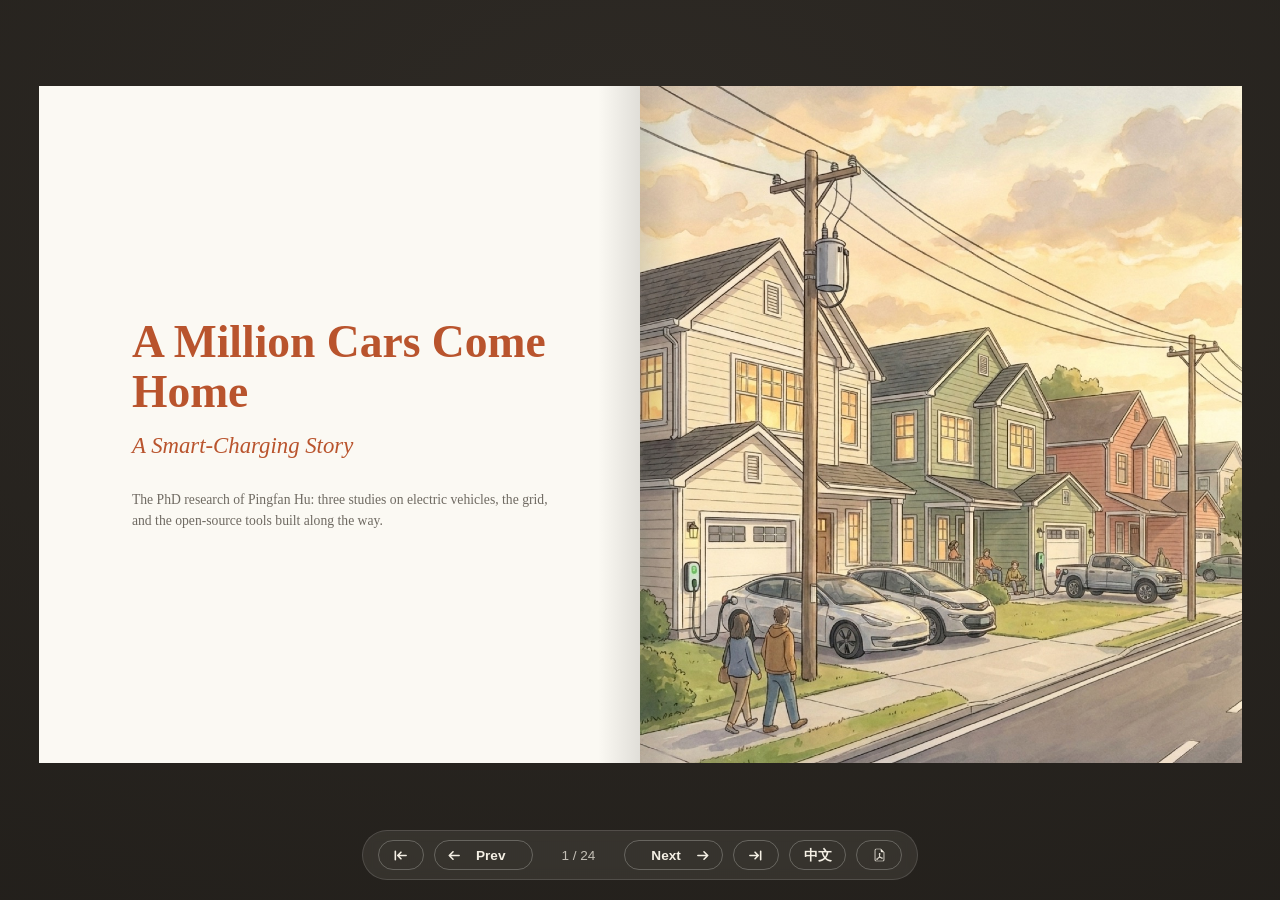
<file: output/book.html>
<!doctype html>
<html lang="en" data-lang="en">
<head>
<meta charset="utf-8">
<meta name="viewport" content="width=device-width, initial-scale=1">
<meta name="theme-color" content="#201d19">
<title>A Million Cars Come Home</title>
<style>
:root {
  --paper: #fbf9f3;
  --ink: #3a3733;
  --ink-soft: #6f6a62;
  --accent: #b9542d;
  --stage-1: #2e2a25;
  --stage-2: #201d19;
}
* { box-sizing: border-box; }
html, body { margin: 0; height: 100%; }
/* iOS Safari paints the area behind its collapsing URL bar with the ROOT
   background (white by default), and re-composites it mid-animation with the
   page's dark gradient: a white/dark flicker on every flip. A solid dark
   root background keeps that strip one color in every state. */
html { background: #201d19; }
body {
  font-family: "Iowan Old Style", "Palatino Linotype", Palatino, Georgia, serif;
  background: radial-gradient(120% 120% at 50% 20%, var(--stage-1), var(--stage-2));
  overflow: hidden;
  height: 100dvh; /* the height:100% above is the pre-iOS-15.4 fallback */
  overscroll-behavior: none;
}
/* All UI lives in .app so the forced-landscape rotation below can turn the
   whole interface (book AND toolbar) as one unit. */
.app {
  width: 100%; height: 100%;
  display: flex; flex-direction: column; align-items: center;
}
/* Forced landscape: on a touch device held portrait the JS adds .rotated and
   the interface renders 90deg clockwise, so the book always keeps its
   two-page landscape spread (never splits into single pages) and the reader
   just turns the phone. Both conditions must hold: coarse pointer, so a
   narrowed desktop window stays put, and portrait proportions, so a
   landscape tablet stays put. */
html.rotated .app {
  position: fixed; top: 0; left: 0;
  width: 100dvh; height: 100vw;
  transform: rotate(90deg) translateY(-100%);
  transform-origin: top left;
}

/* Language toggle: both languages are in the DOM; CSS shows one. */
html[data-lang="en"] .lang-cn { display: none; }
html[data-lang="cn"] .lang-en { display: none; }
html[data-lang="cn"] .prose {
  font-family: "Iowan Old Style", Palatino, "Songti SC", "STSong", Georgia, serif;
}

/* ---- Stage ---- */
.stage {
  flex: 1; width: 100%;
  display: flex; align-items: center; justify-content: center;
  padding: 3vh 3vw 1vh; /* 3vw each side leaves exactly 94vw for the book */
  min-height: 0;
}
/* Pre-JS placeholder only: sizeFrame() in BOOK_JS sets explicit pixel
   width/height before StPageFlip initializes (the library derives all its
   geometry from this box's measured width, so it must never depend on
   layout-time CSS resolution). */
.book-frame {
  width: min(94vw, calc((100dvh - 14vh) * 1.7778));
  aspect-ratio: 1056 / 594;
}
/* The browser must never claim a pan/zoom gesture over the book; the ID
   selector outranks the vendor's injected .stf__parent{touch-action:pan-y}. */
#book {
  touch-action: none;
  -webkit-user-select: none; user-select: none;
  -webkit-tap-highlight-color: transparent;
}

/* ---- Pages ---- */
.page {
  background: var(--paper);
  overflow: hidden;
  container-type: size;
}
.pane { width: 100%; height: 100%; }
.pane.text {
  display: flex; flex-direction: column; justify-content: center;
  /* print geometry: 0.35in top/bottom (the guaranteed margin), 0.85in outer,
     0.7in toward the gutter */
  padding: 6.364cqw 12.727cqw 6.364cqw 15.455cqw;
}
/* gutter shading so facing pages read as a bound book */
.pane.text::after, .pane.art::before {
  content: ""; position: absolute; top: 0; bottom: 0; width: 7cqw;
  pointer-events: none;
}
.pane.text::after {
  right: 0;
  background: linear-gradient(to left, rgba(58, 55, 51, 0.14), transparent);
}
.pane.art { position: relative; }
.pane.art::before {
  left: 0; z-index: 1;
  background: linear-gradient(to right, rgba(58, 55, 51, 0.18), transparent);
}
.pane.text { position: relative; }
.pane.art img {
  width: 100%; height: 100%; object-fit: cover; display: block;
  -webkit-touch-callout: none; /* no iOS long-press image sheet mid-drag */
}

.prose { color: var(--ink); font-size: 3.409cqw; line-height: 1.5; }
.prose.lang-cn { font-size: 3.914cqw; }
.prose p { margin: 0 0 0.7em; }
.prose p:last-child { margin-bottom: 0; }
.prose strong { color: var(--accent); font-weight: 700; }
.prose em { font-style: italic; }

/* title spread */
.page.title .prose { font-size: 2.652cqw; }
.page.title .prose p:first-child {
  font-size: 7.576cqw; line-height: 1.1; color: var(--ink); margin-bottom: 0.25em;
}
.page.title .prose.lang-cn p:first-child { font-size: 6.307cqw; }
.page.title .prose p:nth-child(2) {
  font-size: 3.788cqw; color: var(--accent); font-style: italic; margin-bottom: 1.2em;
}
.page.title .prose p { color: var(--ink-soft); font-size: 2.273cqw; }

/* back cover */
.page.backcover .prose em {
  display: block; color: var(--ink-soft); font-style: normal;
  font-size: 2.898cqw; line-height: 1.3;
}

/* ---- Toolbar ---- */
.toolbar {
  display: flex; align-items: center; gap: 0.6rem;
  flex: none;
  padding: 0.55rem 0.9rem; margin: 0 0 2.2vh;
  background: rgba(251, 249, 243, 0.08);
  border: 1px solid rgba(251, 249, 243, 0.14);
  border-radius: 999px;
  backdrop-filter: blur(6px);
}
.toolbar button, .toolbar a {
  font: 600 0.85rem/1 "Helvetica Neue", Arial, sans-serif;
  color: #f4efe4; background: transparent;
  border: 1px solid rgba(251, 249, 243, 0.25); border-radius: 999px;
  height: 1.9rem; padding: 0;
  display: inline-flex; align-items: center; justify-content: center;
  cursor: pointer; text-decoration: none;
  touch-action: manipulation; /* no double-tap zoom on rapid Next taps */
  transition: background 150ms ease, border-color 150ms ease, transform 80ms ease;
}
/* Fixed widths, sized to the widest (Chinese) labels, so toggling the
   language never moves the buttons. All four arrows are inline SVGs (same
   stroke, flex-centered) because text glyphs come from different fonts and
   sit on the text baseline; the nav arrows are pinned to the button edges
   and only the label swaps with the language. */
.toolbar .icon { display: block; flex: none; }
.toolbar .nav { width: 6.2rem; justify-content: space-between; padding: 0 0.7rem; }
.toolbar .nav .lbl { flex: 1; text-align: center; }
.toolbar .jump { width: 2.9rem; }
.toolbar #btn-lang { width: 3.6rem; }
.toolbar a.pdf { width: 2.9rem; }
/* The PDF glyph's ink is measured dead-center, but its faint outlined top vs
   dense filled curl at the bottom makes it read low; lift it a hair. */
.toolbar a.pdf .icon { transform: translateY(-0.5px); }
/* Optical centering of TEXT next to the geometrically centered SVG icons.
   Where text-box is supported (Safari 18.2+, Chrome 133+) the line box is
   trimmed to cap height and baseline, so flex centering becomes geometric
   and platform font metrics drop out entirely; the eyeballed 0.15em
   fallback (tuned on desktop) sat visibly low on iOS. All labels live in
   spans because text-box applies to block containers, and the buttons
   themselves are flex containers. */
.toolbar .nav .lbl, .toolbar #lang-lbl, .toolbar .counter {
  padding-top: 0.15em;
}
@supports (text-box: trim-both cap alphabetic) {
  .toolbar .nav .lbl, .toolbar #lang-lbl, .toolbar .counter {
    padding-top: 0;
    text-box: trim-both cap alphabetic;
  }
}
/* hover-capable devices only, so tapped buttons don't stick orange on iOS */
@media (hover: hover) {
  .toolbar button:hover, .toolbar a:hover {
    background: rgba(185, 84, 45, 0.35); border-color: rgba(185, 84, 45, 0.7);
  }
}
.toolbar button:active, .toolbar a:active {
  transform: scale(0.92);
  background: rgba(185, 84, 45, 0.5); border-color: rgba(185, 84, 45, 0.9);
}
.toolbar button:disabled { opacity: 0.35; cursor: default; background: none; }
.toolbar .counter {
  font: 500 0.85rem/1 "Helvetica Neue", Arial, sans-serif;
  color: rgba(244, 239, 228, 0.75); min-width: 4.5rem; text-align: center;
}
/* Below this the full labeled bar (~560px) can't fit: drop the nav labels,
   tighten everything, fatten the tap targets; every control survives. */
@media (max-width: 620px) {
  .toolbar { gap: 0.25rem; padding: 0.45rem 0.5rem; }
  .toolbar .nav .lbl { display: none; }
  .toolbar .nav { width: 2.1rem; padding: 0; justify-content: center; }
  .toolbar .jump, .toolbar a.pdf { width: 2.1rem; }
  .toolbar #btn-lang { width: 2.5rem; font-size: 0.78rem; }
  .toolbar .counter { min-width: 2.75rem; font-size: 0.78rem; }
  .toolbar button, .toolbar a { height: 2.2rem; }
}
noscript { color: #f4efe4; font-size: 1rem; padding: 2rem; text-align: center; }
</style>
</head>
<body>
<div class="app">
<div class="stage"><div class="book-frame"><div id="book">
<div class="page title" data-spread="01"><div class="pane text"><div class="prose lang-en"><p><strong>A Million Cars Come Home</strong></p><p><em>A Smart-Charging Story</em></p><p>The PhD research of Pingfan Hu: three studies on electric vehicles, the grid, and the open-source tools built along the way.</p></div><div class="prose lang-cn"><p><strong>当一百万辆车同时回家</strong></p><p><em>一个关于智能充电的故事</em></p><p>胡平凡 (Pingfan Hu) 的博士研究：电动车、电网，和一路做出来的开源工具。</p></div></div></div>
<div class="page title" data-spread="01"><div class="pane art"><img src="../render/book-assets/spread-01.jpg" alt="" loading="lazy" decoding="async"></div></div>
<div class="page standard" data-spread="02"><div class="pane text"><div class="prose lang-en"><p>This is Pingfan.</p><p>Pingfan spent his PhD on battery electric vehicles, and on one deceptively simple question about them: when will they charge, and what does that timing mean for the electricity grid?</p><p>Answering it took three connected studies: one about people, one about the grid and its economics, and one about the research tools themselves.</p><p>The dissertation that resulted is long and full of equations. Most people will never read it. This book tells the same story in plain language.</p></div><div class="prose lang-cn"><p>这是胡平凡 (Pingfan Hu)。</p><p>读博这几年，平凡一直在研究纯电动汽车 (Battery Electric Vehicle, BEV)。核心问题看起来很简单：这些车会在什么时候充电？充电的时间点，又会给电网带来什么？</p><p>为了回答这个问题，平凡做了三项环环相扣的研究：第一项关于人，第二项关于电网和经济账，第三项关于做研究用的工具本身。</p><p>写成的博士论文很厚，公式很多，大多数人不会去读。所以他做了这本小书，把同样的研究用大白话再讲一遍。</p></div></div></div>
<div class="page standard" data-spread="02"><div class="pane art"><img src="../render/book-assets/spread-02.jpg" alt="" loading="lazy" decoding="async"></div></div>
<div class="page standard" data-spread="03"><div class="pane text"><div class="prose lang-en"><p>Pingfan had not planned to pursue a PhD.</p><p>Then Professor John Paul “JP” Helveston reached out to him directly. JP had funding from the Alfred P. Sloan Foundation to study smart charging for battery electric vehicles, and Pingfan&#x27;s background in engineering and data science looked like a match. The direction was unusual: students normally seek out advisors, not the other way around.</p><p>Their first conversation ran three hours, far longer than either had planned. By the end, the outline of a research agenda had taken shape: whether BEV owners would accept managed charging, what their participation would be worth to the grid, and what tools the research itself would require.</p><p>Those three questions became the dissertation.</p></div><div class="prose lang-cn"><p>平凡本来没打算读博士。</p><p>有一天，John Paul “JP” Helveston 教授主动发来邮件。他刚拿到斯隆基金会 (Alfred P. Sloan Foundation) 的项目，研究电动车的智能充电，觉得平凡的工程和数据科学背景很合适。这事不太常见：一般是学生四处联系导师，很少有导师反过来找学生。</p><p>两人第一次见面，原定聊一个小时，结果聊了三个小时，谁都没想到。聊完，一份研究计划的雏形已经出来了：车主愿不愿意把充电交给别人管？他们的参与对电网值多少钱？做这些研究，又需要什么工具？</p><p>这三个问题，后来就成了这篇博士论文。</p></div></div></div>
<div class="page standard" data-spread="03"><div class="pane art"><img src="../render/book-assets/spread-03.jpg" alt="" loading="lazy" decoding="async"></div></div>
<div class="page standard" data-spread="04"><div class="pane text"><div class="prose lang-en"><p>The core problem is one of timing.</p><p>Battery electric vehicles cut transportation emissions, but their benefit depends on when they charge. Most owners plug in when they arrive home, so unmanaged charging stacks directly onto the <strong>evening peak</strong>, when household demand is already highest. Serving that combined peak means running the most expensive generators and, eventually, building capacity that sits idle the rest of the day.</p><p><strong>Smart charging</strong> is the alternative: coordinate charging so it moves into the overnight hours, when demand is low.</p><p>Whether it can work turns on three questions. Will owners participate, and on what terms? How much peak reduction does it buy, and at what cost? And what research infrastructure does it take to find out?</p></div><div class="prose lang-cn"><p>问题的关键，在于什么时候充。</p><p>电动车能减少交通排放，但好处大不大，要看充电的时机。多数车主傍晚到家就插枪，充电负荷不偏不倚，正好压在<strong>晚高峰</strong>上，那正是家家户户用电最多的时候。要扛住这个叠加的高峰，电网得开动最贵的机组，长远还得扩建平时闲置的容量。</p><p><strong>智能充电</strong>是另一条路：把充电挪到深夜。那时用电少，电网有的是余量。</p><p>行不行得通，要回答三个问题：车主愿意参加吗，开什么条件？参加了能削掉多少高峰，要花多少钱？还有，要弄清这些，得先有什么样的研究工具？</p></div></div></div>
<div class="page standard" data-spread="04"><div class="pane art"><img src="../render/book-assets/spread-04.jpg" alt="" loading="lazy" decoding="async"></div></div>
<div class="page standard" data-spread="05"><div class="pane text"><div class="prose lang-en"><p>The first question, about participation, is where the dissertation begins.</p><p>Smart charging only works if vehicle owners agree to give up some control, so Study 1 examined the two program designs utilities actually offer. Under <strong>supplier-managed charging (SMC)</strong>, the utility decides when charging happens but guarantees the vehicle reaches an agreed charge level by an agreed time. Under <strong>vehicle-to-grid (V2G)</strong>, the vehicle also sends power back to the grid when needed, acting as distributed storage.</p><p>The two programs ask different things of an owner. SMC asks for patience with timing; V2G asks the battery to actively work for the grid, wear and all. There was good reason to expect owners to price those requests very differently.</p></div><div class="prose lang-cn"><p>论文从第一个问题讲起：人愿不愿意。</p><p>智能充电的前提，是车主肯交出一部分控制权。研究一考察了电力公司实际在推的两类项目。一类叫<strong>供电商托管充电</strong> (Supplier-Managed Charging, SMC)：什么时候充，电力公司说了算，但保证到点有电。另一类叫<strong>车网互动</strong> (Vehicle-to-Grid, V2G)：电网缺电时，车还得反过来送电回去，相当于一块会跑的储能电池。</p><p>两类项目对车主的要求不一样。SMC 只要你耐心等；V2G 却要动用你的电池，还得搭上电池损耗。可以想见，车主对这两件事的开价不会相同。</p></div></div></div>
<div class="page standard" data-spread="05"><div class="pane art"><img src="../render/book-assets/spread-05.jpg" alt="" loading="lazy" decoding="async"></div></div>
<div class="page standard" data-spread="06"><div class="pane text"><div class="prose lang-en"><p>Whom you ask matters as much as what you ask.</p><p>Most earlier studies surveyed the general car-owning public, few of whom have ever charged an electric vehicle, let alone joined a smart charging program. Study 1 sampled differently: <strong>1,356 current US BEV owners</strong>, recruited in 2024 through targeted social media ads and a market research panel.</p><p>A screening question did the quality control: respondents picked their vehicle from a list of 1,748 models spanning thirty years, of which only 77, or 4.4 percent, were battery electric. Without actually owning one, guessing right was unlikely.</p><p>These were people who knew exactly what charging involves; 682 of them completed the V2G questions as well.</p></div><div class="prose lang-cn"><p>问什么重要，问谁同样重要。</p><p>以往的研究大多去问普通车主，他们中很多人从没给电动车充过电，有些人就算想参加也没条件。研究一换了个思路：找来 <strong>1,356 位真正开电动车的美国车主</strong>，2024 年通过社交媒体定向广告和调查公司招募。</p><p>质量靠一道筛选题把关：受访者要在一张覆盖三十年、共 1,748 款车型的列表里选出自己的车，其中纯电车型只有 77 款，占 4.4%。不是真车主，基本蒙不对。</p><p>这些人才真正懂充电是怎么回事。其中 682 人还答完了 V2G 部分。</p></div></div></div>
<div class="page standard" data-spread="06"><div class="pane art"><img src="../render/book-assets/spread-06.jpg" alt="" loading="lazy" decoding="async"></div></div>
<div class="page standard" data-spread="07"><div class="pane text"><div class="prose lang-en"><p>You cannot ask people directly how much they value flexibility; nobody carries such a number around.</p><p>Study 1 instead used a <strong>discrete choice experiment</strong>. Each respondent faced a series of paired program offers, each defined by concrete attributes: a one-time enrollment payment, a recurring monthly payment, the number of times per month the owner could override the program, and guaranteed battery charge thresholds. They chose one program, the other, or neither, six times for SMC and six more for V2G.</p><p>Choices like these, repeated across randomized attribute combinations, let a <strong>logit model</strong> estimate how strongly each attribute moves the decision to participate. Trade-offs reveal what direct questions cannot.</p></div><div class="prose lang-cn"><p>“灵活性对你值多少钱？”这种问题没法直接问，谁心里也没有这么个数。</p><p>研究一用的是<strong>离散选择实验</strong> (discrete choice experiment)：给受访者看一对对虚拟方案，每个方案由几项具体条件组成，比如一次性奖励给多少、每月给多少钱、每月能手动豁免几次、电量保底是多少。受访者在方案 A、方案 B 和“都不要”之间选一个，SMC 选六轮，V2G 再选六轮。</p><p>让人在随机搭配的条件里一次次做选择，<strong>logit 模型</strong>就能算出，每项条件在多大程度上左右着人们的参与意愿。选择，比提问更诚实。</p></div></div></div>
<div class="page standard" data-spread="07"><div class="pane art"><img src="../render/book-assets/spread-07.jpg" alt="" loading="lazy" decoding="async"></div></div>
<div class="page standard" data-spread="08"><div class="pane text"><div class="prose lang-en"><p>The work was collaborative from the start.</p><p>The smart charging studies brought together researchers from several universities: Alan Jenn at UC Davis; Brian Tarroja, Kate Forrest, and Matthew Dean at UC Irvine; and Eric Hittinger at the Rochester Institute of Technology, who later served on Pingfan&#x27;s dissertation committee. JP, as advisor and principal investigator, kept the whole effort pointed in the right direction.</p><p>Pingfan led the day-to-day research, but the questions spanned vehicles, grids, and surveys, and no single person knows all three equally well. The team did.</p></div><div class="prose lang-cn"><p>这项工作从头到尾都是合作的产物。</p><p>团队来自好几所大学：加州大学戴维斯分校的 Alan Jenn，加州大学尔湾分校的 Brian Tarroja、Kate Forrest 和 Matthew Dean，还有罗切斯特理工学院的 Eric Hittinger，他后来也进了平凡的论文委员会。导师 JP 是项目负责人，始终替团队把着方向。</p><p>日常研究由平凡牵头，但这些问题横跨车、电网、调查方法三个领域，谁也不可能样样精通。好在，这个团队加起来可以。</p></div></div></div>
<div class="page standard" data-spread="08"><div class="pane art"><img src="../render/book-assets/spread-08.jpg" alt="" loading="lazy" decoding="async"></div></div>
<div class="page standard" data-spread="09"><div class="pane text"><div class="prose lang-en"><p>For supplier-managed charging, the results were encouraging, and a little surprising.</p><p>Owners cared less about money than expected, and more about <strong>operational flexibility</strong>: a guaranteed charge level by morning, and the ability to override when plans change. The guaranteed threshold mattered far more than the minimum: owners want range certainty, not control over the details.</p><p>Good flexibility with no payment reached at least <strong>50 percent</strong> predicted enrollment. Recurring payments worked hardest: two to three dollars a month matched a one-time 65 dollars, roughly twenty to one.</p><p>People will share control of their charging. What they want in return is certainty that they will not be stranded.</p></div><div class="prose lang-cn"><p>先看托管充电，结果让人欣慰，也有点出乎意料。</p><p>车主没那么在乎钱，更在乎<strong>灵活性</strong>：早上电量有保底，临时有事的晚上能自己说了算。“保底电量”的影响远大于“起充电量”。说白了，大家要的是踏实的续航，过程怎么管，倒不太计较。</p><p>只给足灵活性、一分钱不掏，预测参与率就能到 <strong>50%</strong> 以上。再给点钱当然更好，而且按月给最划算：每月两三美元的效果，顶得上一次性给 65 美元，差不多二十比一。</p><p>充电可以交出去，但得保证别把人撂在半路。</p></div></div></div>
<div class="page standard" data-spread="09"><div class="pane art"><img src="../render/book-assets/spread-09.jpg" alt="" loading="lazy" decoding="async"></div></div>
<div class="page standard" data-spread="10"><div class="pane text"><div class="prose lang-en"><p>Vehicle-to-grid told a different story.</p><p>Sending power out of one&#x27;s own battery is a larger request, and owners priced it accordingly: participation was far more sensitive to money than under SMC. Pay well per discharge event and enrollment climbs steeply; at 20 dollars per event, four events a month, the model predicts <strong>82 percent</strong> enrollment.</p><p>The design implication is clean. SMC suits a simple subscription with modest recurring payments and strong guarantees; V2G is a market for discrete grid services, best paid per event.</p><p>The team also published an interactive <strong>enrollment simulator</strong> where utilities and policymakers can test a program and see its predicted participation.</p></div><div class="prose lang-cn"><p>车网互动是另一回事。</p><p>让电从自家电池往外流，这个请求大得多，车主的开价也直接：V2G 的参与意愿对钱远比 SMC 敏感。按次给钱、给得够多，参与率就一路上扬；每次放电给 20 美元、每月四次，模型预测能有 <strong>82%</strong> 的人参加。</p><p>对项目设计，这个启示很清楚：SMC 适合做成简单的包月订阅，给点小钱，把保障做足；V2G 更像按单结算的电网服务市场，按次付费最合适。</p><p>为了让结论用得上，团队还上线了一个<strong>参与率模拟器</strong>：一个网页小工具，电力公司和政策制定者随便调参数，马上能看到预测的参与率。</p></div></div></div>
<div class="page standard" data-spread="10"><div class="pane art"><img src="../render/book-assets/spread-10.jpg" alt="" loading="lazy" decoding="async"></div></div>
<div class="page standard" data-spread="11"><div class="pane text"><div class="prose lang-en"><p>Stated willingness, however, is not yet grid value.</p><p>Study 1 established the terms on which owners would participate. Study 2 asked the two questions that determine whether a utility should act on those terms: how much does managed charging actually lower the evening peak, and does the arithmetic survive the cost of the incentives?</p><p>The economics were the heart of it. Every enrolled household must be paid, and the peak reduction has to be worth the total bill.</p></div><div class="prose lang-cn"><p>不过，嘴上说愿意，不等于电网真受益。</p><p>研究一搞清了车主参加的条件；研究二接着问两个问题，电力公司干不干，就看这两个答案：第一，托管充电到底能把晚高峰削下去多少？第二，扣掉发给车主的激励，这笔账还划算吗？</p><p>经济账是重头。参加的每一户都要给钱，削峰带来的好处，必须对得起这份总开销。</p></div></div></div>
<div class="page standard" data-spread="11"><div class="pane art"><img src="../render/book-assets/spread-11.jpg" alt="" loading="lazy" decoding="async"></div></div>
<div class="page standard" data-spread="12"><div class="pane text"><div class="prose lang-en"><p>Study 2 connected the two halves empirically rather than by assumption.</p><p>The enrollment results from Study 1 became an <strong>enrollment curve</strong>: for any monthly incentive, the predicted share of owners who participate. That curve fed a year-long simulation of regional grids at 15-minute resolution, in which 10,000 vehicles following realistic travel patterns from the National Household Travel Survey drive, park, and charge, scaled up by Census household counts to full regional fleets.</p><p>Two regions anchored the comparison because their grids differ structurally: <strong>CAISO</strong> in California, solar-heavy with a deep overnight valley, and <strong>NYISO</strong> in New York, flatter, hydro-reliant, and winter-peaking.</p></div><div class="prose lang-cn"><p>研究二的做法，是用实打实的数据把两头接起来，而不是拍脑袋假设。</p><p>研究一的结果先整理成一条<strong>参与率曲线</strong>：月度激励给到多少，就有多大比例的车主参加。再把这条曲线接进一个覆盖全年、每 15 分钟一步的电网仿真：一万辆虚拟汽车按全国家庭出行调查 (NHTS) 的真实出行规律开车、停车、充电，再按人口普查的家庭数，放大成整个地区的车队。</p><p>比较选在两个脾气完全不同的电网上：加州的 <strong>CAISO</strong>，光伏多，后半夜低谷又深又稳；纽约的 <strong>NYISO</strong>，曲线平，靠水电，冬天负荷最高。</p></div></div></div>
<div class="page standard" data-spread="12"><div class="pane art"><img src="../render/book-assets/spread-12.jpg" alt="" loading="lazy" decoding="async"></div></div>
<div class="page standard" data-spread="13"><div class="pane text"><div class="prose lang-en"><p>California&#x27;s grid made the case vivid.</p><p>Its daily <strong>net load</strong> curve sags through the afternoon while solar generation carries the demand, then ramps steeply as the sun sets and households switch on. Engineers call it the <strong>duck curve</strong>, and the name is apt. The valley that follows the evening peak is deep and dependable, which is exactly the room that shifted charging needs.</p><p>The simulation moved charging out of the evening and into that valley. At full enrollment, CAISO&#x27;s evening peak fell by 3.7 gigawatts, or 12.1 percent, on an annual-average day, and by up to <strong>5.6 gigawatts</strong> on the most favorable day. NYISO, smaller and flatter, saw 1.6 gigawatts on the average day.</p><p>The physics works. The open question is the cost.</p></div><div class="prose lang-cn"><p>加州的电网把道理演得最清楚。</p><p>它的日<strong>净负荷</strong> (net load) 曲线，午后被光伏压得一路下沉，太阳一落又猛地窜高。工程师管它叫<strong>鸭子曲线</strong> (duck curve)，看一眼形状就知道为什么。晚高峰过后的低谷又深又稳，正好装得下挪过来的充电。</p><p>把充电从傍晚挪进低谷之后，参与率拉满时，CAISO 的晚高峰在普通日子平均削掉 3.7 吉瓦，合 12.1%；赶上最合适的一天，能削 <strong>5.6 吉瓦</strong>。盘子更小、曲线更平的 NYISO，平均削 1.6 吉瓦。</p><p>物理上没问题。剩下的是钱的问题。</p></div></div></div>
<div class="page standard" data-spread="13"><div class="pane art"><img src="../render/book-assets/spread-13.jpg" alt="" loading="lazy" decoding="async"></div></div>
<div class="page standard" data-spread="14"><div class="pane text"><div class="prose lang-en"><p>The cost side turns on one structural fact: every enrollee receives the same monthly incentive.</p><p>The enrollment curve is concave. About <strong>30 percent</strong> of owners would participate with no payment at all; 20 dollars a month brings roughly <strong>60 percent</strong>; reaching everyone requires about <strong>85 dollars a month</strong>, paid to every household. Raising the incentive to attract the next participant means raising it for everyone already enrolled, so total program cost grows nonlinearly while the added peak reduction shrinks.</p><p>This is <strong>diminishing marginal returns</strong>, and in these programs it is sharp.</p></div><div class="prose lang-cn"><p>钱的麻烦，出在一个绕不开的事实上：激励是一口价，每户参与者拿的都一样。</p><p>参与率曲线是弯的：分文不给，也有大约 <strong>30%</strong> 的车主愿意参加；每月 20 美元，能拉到 <strong>60%</strong> 左右；可要让人人都参加，得每月掏 <strong>85 美元</strong>，而且每户都得给。想拉来下一位，就得给所有人一起涨价。于是总成本越滚越快，新增的削峰效果却越来越小。</p><p>经济学管这叫<strong>边际收益递减</strong>。在这类项目里，递减得格外狠。</p></div></div></div>
<div class="page standard" data-spread="14"><div class="pane art"><img src="../render/book-assets/spread-14.jpg" alt="" loading="lazy" decoding="async"></div></div>
<div class="page standard" data-spread="15"><div class="pane text"><div class="prose lang-en"><p>The practical answer is moderation.</p><p>Enrollment in the <strong>30 to 50 percent</strong> range captured most of the achievable peak reduction at a small fraction of the cost of near-full participation. Beyond that range, each additional gigawatt of reduction becomes rapidly more expensive.</p><p>And past a threshold, more enrollment is not merely wasteful but counterproductive. On about <strong>15 percent</strong> of CAISO days, concentrating too much charging in the overnight window reconstituted a new peak there. The mountain does not disappear; it moves.</p><p>Moderate, well-targeted enrollment is the cost-effective operating point. Maximum participation is not the goal.</p></div><div class="prose lang-cn"><p>所以，务实的答案是适可而止。</p><p>参与率落在 <strong>30% 到 50%</strong> 之间时，花小头的钱，就能拿到大头的削峰效果。再往上，每多削一吉瓦都贵得离谱。</p><p>更要命的是，过了某个坎，拉人越多反而越糟：太多充电挤进同一个深夜时段，低谷里反倒隆起一座新的高峰。在 CAISO，大约 <strong>15%</strong> 的日子会出现这种情况。山没被削平，只是搬了个家。</p><p>参与率适度、有的放矢，才是性价比最高的运行点。人越多越好，恰恰是误区。</p></div></div></div>
<div class="page standard" data-spread="15"><div class="pane art"><img src="../render/book-assets/spread-15.jpg" alt="" loading="lazy" decoding="async"></div></div>
<div class="page standard" data-spread="16"><div class="pane text"><div class="prose lang-en"><p>Region and season set the boundaries.</p><p>In CAISO, cost efficiency held essentially year-round, because solar keeps the gap between the evening peak and the overnight valley wide in every season. In NYISO, efficiency deteriorated in winter, when space heating keeps overnight demand elevated and compresses the very valley the program depends on.</p><p>The design lesson follows directly: a smart charging program is not one product to deploy uniformly, but a schedule to be tuned to each region&#x27;s net load shape.</p></div><div class="prose lang-cn"><p>这笔账，还得看地方、看季节。</p><p>CAISO 的成本效益一年四季都稳，因为光伏让晚高峰和深夜低谷之间始终隔着足够大的落差。NYISO 一到冬天就吃力：取暖用电把后半夜撑得满满当当，项目赖以运转的低谷被压窄了。</p><p>教训很直接：智能充电不是一件到哪儿都能用的标准品，而是一张要按当地净负荷的形状来调的时刻表。</p></div></div></div>
<div class="page standard" data-spread="16"><div class="pane art"><img src="../render/book-assets/spread-16.jpg" alt="" loading="lazy" decoding="async"></div></div>
<div class="page standard" data-spread="17"><div class="pane text"><div class="prose lang-en"><p>Study 3 began as friction inside Study 1.</p><p>Fielding a careful experiment on 1,356 people requires serious survey software, and the existing options each failed in a familiar way. Commercial platforms were capable but expensive and closed. Free tools were easy but limited. And almost none treated a survey as something a researcher could version, share, review, and reproduce exactly, years later, the way code and manuscripts are treated.</p><p>For reproducible research, that is not an inconvenience; it is a methodological gap. The team decided to close it themselves.</p></div><div class="prose lang-cn"><p>研究三的起因，是研究一里攒下的一肚子火。</p><p>要对 1,356 人做一场严谨的实验，先得有趁手的问卷软件。可市面上的选项个个差点意思：商业平台功能全，但又贵又封闭；免费工具上手快，但处处受限。更根本的是，几乎没有平台像对待代码和论文那样对待问卷：可以管版本、可以分享、可以审查、几年后还能一字不差地复现。</p><p>对讲究可复现的研究来说，这不是不方便，而是方法论上的一个窟窿。团队决定自己动手补上。</p></div></div></div>
<div class="page standard" data-spread="17"><div class="pane art"><img src="../render/book-assets/spread-17.jpg" alt="" loading="lazy" decoding="async"></div></div>
<div class="page standard" data-spread="18"><div class="pane text"><div class="prose lang-en"><p>The result is <strong>surveydown</strong>, an open-source survey platform built in R.</p><p>Instead of assembling questions by clicking through a web interface, a researcher writes the survey as plain text, markdown with R code, and surveydown renders it as a live web survey. It stands on three mature open-source technologies: <strong>Quarto</strong> for the document, <strong>Shiny</strong> for the interactive application, and <strong>PostgreSQL</strong> for response storage.</p><p>Bogdan Bunea, an Engineering Management and Systems Engineering undergraduate in the lab, built the database layer that stores responses safely. The platform is free, open-source, and distributed on CRAN under an MIT license.</p></div><div class="prose lang-cn"><p>成果叫 <strong>surveydown</strong>，一个用 R 写的开源问卷平台。</p><p>用它做问卷，不用再在网页上点来点去，直接用纯文本写：markdown 加 R 代码，surveydown 负责把它变成能直接上线的网页问卷。背后是三件成熟的开源工具：<strong>Quarto</strong> 管文档，<strong>Shiny</strong> 管交互，<strong>PostgreSQL</strong> 管数据。</p><p>实验室里工程管理与系统工程系的本科生 Bogdan Bunea 搭起了安全存储答卷的数据库层。整个平台免费开源，以 MIT 许可证发布在 CRAN 上。</p></div></div></div>
<div class="page standard" data-spread="18"><div class="pane art"><img src="../render/book-assets/spread-18.jpg" alt="" loading="lazy" decoding="async"></div></div>
<div class="page standard" data-spread="19"><div class="pane text"><div class="prose lang-en"><p>Plain text sounds like a modest design choice. It carries the platform&#x27;s three main advantages.</p><p>First, <strong>reproducibility</strong>: a survey that lives in text files can be version-controlled, shared, audited, and re-run identically, which proprietary click-built surveys cannot.</p><p>Second, <strong>programmability</strong>: because real code executes while the survey runs, it supports conditional display, skip logic, randomization, and fully custom experimental designs, including the choice experiment in Study 1.</p><p>Third, <strong>data ownership</strong>: the survey application, its hosting, and its response database are deliberately separated, so researchers keep full control of their own data rather than renting access to it.</p></div><div class="prose lang-cn"><p>用纯文本写问卷，听着不起眼，平台的三大长处全靠它。</p><p>一是<strong>可复现</strong> (reproducibility)：问卷就是几个文本文件，可以进版本库、可以共享、可以审查，几年后照样一字不差地跑起来。在专有平台上点出来的问卷，做不到。</p><p>二是<strong>可编程</strong>：问卷运行时跑的是真代码，想按条件显示、想跳题、想随机化、想做完全自定义的实验设计，都行。研究一的选择实验就是这么做出来的。</p><p>三是<strong>数据在自己手里</strong>：问卷程序、部署环境、答卷数据库三者分离，数据完全归研究者自己，不用向平台租回自己的数据。</p></div></div></div>
<div class="page standard" data-spread="19"><div class="pane art"><img src="../render/book-assets/spread-19.jpg" alt="" loading="lazy" decoding="async"></div></div>
<div class="page standard" data-spread="20"><div class="pane text"><div class="prose lang-en"><p>surveydown outgrew the lab that built it.</p><p>It has accumulated thousands of downloads on CRAN and is now used by researchers well beyond transportation: public health, economics, education, and policy among them. Community contributors have extended it, including translations into six languages, and a companion tool, <strong>sdstudio</strong>, is in development to add a graphical interface without giving up reproducibility.</p><p>What began as a workaround for one experiment has become shared research infrastructure.</p></div><div class="prose lang-cn"><p>surveydown 后来长到了实验室外面。</p><p>它在 CRAN 上被下载了数千次，用户早就不限于交通领域：公共卫生、经济学、教育学、公共政策，都有人在用。社区贡献者不断添砖加瓦，包括六种语言的翻译；配套的图形界面工具 <strong>sdstudio</strong> 也在开发中，目标是不牺牲可复现性，还能让不写代码的人用起来。</p><p>一个为了应急做出来的小工具，成了大家共用的研究基础设施。</p></div></div></div>
<div class="page standard" data-spread="20"><div class="pane art"><img src="../render/book-assets/spread-20.jpg" alt="" loading="lazy" decoding="async"></div></div>
<div class="page standard" data-spread="21"><div class="pane text"><div class="prose lang-en"><p>Read together, the three studies form one argument.</p><p>Study 1 measured, from 1,356 owners, the terms on which people will participate in managed charging. Study 2 carried those measured preferences into grid simulation and returned an operating rule: target moderate enrollment, tuned to the regional grid, because that is where the benefit is large and the cost is small. Study 3 built the open instrument that made the measurement possible, and left it to the field.</p><p>Consumer behavior, grid economics, and research infrastructure: each study answers the question the previous one exposed.</p></div><div class="prose lang-cn"><p>把三项研究摆在一起看，其实是一个完整的论证。</p><p>研究一从 1,356 位车主那里，量出了大家愿意参加托管充电的条件；研究二把这些条件带进电网仿真，得出一条很实际的准则：参与率要适度，方案要按当地电网来调，好处多、花钱少的区间就在那里；研究三把做这些测量要用的工具造了出来，开源留给了所有人。</p><p>消费者行为、电网经济、研究工具：每一项研究回答的，恰好是前一项留下的问题。</p></div></div></div>
<div class="page standard" data-spread="21"><div class="pane art"><img src="../render/book-assets/spread-21.jpg" alt="" loading="lazy" decoding="async"></div></div>
<div class="page standard" data-spread="22"><div class="pane text"><div class="prose lang-en"><p>The dissertation also states plainly what it cannot yet claim.</p><p>Stated preferences overstate real behavior: deployed pilot programs today enroll only <strong>4 to 10 percent</strong> of eligible owners, far below the modeled optimum, and closing that gap with revealed-preference data is the clearest next step. The simulations cover detached single-family homes with home charging; apartments, workplaces, and public charging remain open questions. V2G still needs the same cost-efficiency treatment SMC received. And sdstudio must mature before surveydown fully serves researchers who do not code.</p><p>Each of these is a research program of its own. That is how the work continues.</p></div><div class="prose lang-cn"><p>论文也把自己还说不准的地方，写得明明白白。</p><p>问卷里的表态往往比现实慷慨：已经落地的试点项目，参与率只有 <strong>4% 到 10%</strong>，离模型算出的最优区间还很远，用真实项目的数据来校准，是最清楚的下一步。仿真只覆盖了有车库的独栋住宅，公寓、办公楼和公共充电还没碰。V2G 也还欠一笔 SMC 已经算过的经济账。至于 sdstudio，得再打磨一阵，surveydown 才能真正服务不写代码的研究者。</p><p>这里的每一条，都够再做一个课题。研究就是这样接力下去的。</p></div></div></div>
<div class="page standard" data-spread="22"><div class="pane art"><img src="../render/book-assets/spread-22.jpg" alt="" loading="lazy" decoding="async"></div></div>
<div class="page standard" data-spread="23"><div class="pane text"><div class="prose lang-en"><p>A PhD confers skills, and Pingfan leaves with a full set: choice modeling, grid simulation, data science in R, and the craft of building research software.</p><p>But the larger inheritance was a mindset, learned from JP across four years: take ownership of the work, never give up on a hard problem, and treat every project as part of a larger system, with origins and consequences beyond itself.</p><p>None of it was done alone. His committee and collaborators sharpened every study; the Helveston Lab made the years good ones; the Alfred P. Sloan Foundation funded the work and welcomed its unexpected software offshoot; and his parents, his friends, and above all his wife carried him through.</p><p>To all of them, thank you.</p></div><div class="prose lang-cn"><p>博士学位给人本事，平凡带走的是一整套：选择建模、电网仿真、R 语言数据科学，还有做研究软件的手艺。</p><p>但更大的收获是一种心态，四年里从 JP 身上学来的：对自己的工作负责到底；难题面前不轻易松手；看每个项目，都把它放回更大的系统里，看清它从哪儿来、到哪儿去。</p><p>这一切不是一个人做成的。委员会和合作者磨利了每一项研究；Helveston 实验室让这几年过得充实又开心；斯隆基金会资助了研究，还为意外长出来的软件成果喝彩；父母、朋友，尤其是妻子，一路把他撑到了今天。</p><p>谢谢你们，每一位。</p></div></div></div>
<div class="page standard" data-spread="23"><div class="pane art"><img src="../render/book-assets/spread-23.jpg" alt="" loading="lazy" decoding="async"></div></div>
<div class="page backcover" data-spread="24"><div class="pane text"><div class="prose lang-en"><p>That is the story of a million cars coming home, and of what four years of research says about when they should charge.</p><p>The full dissertation is called:</p><p><em>Sustainable Transportation, Sustainable Research: Consumer Adoption and Grid Peak-Shaving of Battery Electric Vehicle Smart Charging, Inspiring the surveydown Open-Source Survey Platform</em></p><p>It contains the complete methods, models, and results, and you are warmly invited to read it.</p><p><em>Pingfan Hu, PhD</em></p><p><em>George Washington University, 2026</em></p></div><div class="prose lang-cn"><p>一百万辆车同时回家的故事，讲到这里。四年的研究，回答的其实就是一件事：它们该在什么时候充电。</p><p>论文全文题为：</p><p><em>Sustainable Transportation, Sustainable Research: Consumer Adoption and Grid Peak-Shaving of Battery Electric Vehicle Smart Charging, Inspiring the surveydown Open-Source Survey Platform</em></p><p>方法、模型和结果都在里面，欢迎你翻开读读。</p><p><em>胡平凡 (Pingfan Hu)，博士</em></p><p><em>乔治·华盛顿大学，2026</em></p></div></div></div>
<div class="page backcover" data-spread="24"><div class="pane art"><img src="../render/book-assets/spread-24.jpg" alt="" loading="lazy" decoding="async"></div></div>
</div></div></div>
<div class="toolbar">
  <button id="btn-home" class="jump" type="button" aria-label="First spread"><svg class="icon" viewBox="0 0 16 16" width="15" height="15" aria-hidden="true"><path d="M2.5 3.5v9 M14 8H5 M8.5 4.5 5 8l3.5 3.5" fill="none" stroke="currentColor" stroke-width="1.7" stroke-linecap="round" stroke-linejoin="round"/></svg></button>
  <button id="btn-prev" class="nav" type="button"><svg class="icon" viewBox="0 0 16 16" width="15" height="15" aria-hidden="true"><path d="M14 8H3.5 M7.5 4 3.5 8l4 4" fill="none" stroke="currentColor" stroke-width="1.7" stroke-linecap="round" stroke-linejoin="round"/></svg><span class="lbl" id="prev-lbl"></span></button>
  <span class="counter" id="counter"></span>
  <button id="btn-next" class="nav" type="button"><span class="lbl" id="next-lbl"></span><svg class="icon" viewBox="0 0 16 16" width="15" height="15" aria-hidden="true"><path d="M2 8h10.5 M8.5 4l4 4-4 4" fill="none" stroke="currentColor" stroke-width="1.7" stroke-linecap="round" stroke-linejoin="round"/></svg></button>
  <button id="btn-end" class="jump" type="button" aria-label="Last spread"><svg class="icon" viewBox="0 0 16 16" width="15" height="15" aria-hidden="true"><path d="M13.5 3.5v9 M2 8h9 M7.5 4.5 11 8l-3.5 3.5" fill="none" stroke="currentColor" stroke-width="1.7" stroke-linecap="round" stroke-linejoin="round"/></svg></button>
  <button id="btn-lang" type="button"><span id="lang-lbl"></span></button>
  <a id="pdf-link" class="pdf" target="_blank" rel="noopener" aria-label="Download PDF" title="PDF"><svg class="icon" viewBox="0 0 16 16" width="13" height="13" fill="currentColor" aria-hidden="true"><path d="M14 14V4.5L9.5 0H4a2 2 0 0 0-2 2v12a2 2 0 0 0 2 2h8a2 2 0 0 0 2-2M9.5 3A1.5 1.5 0 0 0 11 4.5h2V14a1 1 0 0 1-1 1H4a1 1 0 0 1-1-1V2a1 1 0 0 1 1-1h5.5z"/><path d="M4.603 14.087a.8.8 0 0 1-.438-.42c-.195-.388-.13-.776.08-1.102.198-.307.526-.568.897-.787a7.7 7.7 0 0 1 1.482-.645 20 20 0 0 0 1.062-2.227 7.3 7.3 0 0 1-.43-1.295c-.086-.4-.119-.796-.046-1.136.075-.354.274-.672.65-.823.192-.077.4-.12.602-.077a.7.7 0 0 1 .477.365c.088.164.12.356.127.538.007.188-.012.396-.047.614-.084.51-.27 1.134-.52 1.794a11 11 0 0 0 .98 1.686 5.8 5.8 0 0 1 1.334.05c.364.066.734.195.96.465.12.144.193.32.2.518.007.192-.047.382-.138.563a1.04 1.04 0 0 1-.354.416.86.86 0 0 1-.51.138c-.331-.014-.654-.196-.933-.417a5.7 5.7 0 0 1-.911-.95 11.7 11.7 0 0 0-1.997.406 11.3 11.3 0 0 1-1.02 1.51c-.292.35-.609.656-.927.787a.8.8 0 0 1-.58.029m1.379-1.901q-.25.115-.459.238c-.328.194-.541.383-.647.547-.094.145-.096.25-.04.361q.016.032.026.044l.035-.012c.137-.056.355-.235.635-.572a8 8 0 0 0 .45-.606m1.64-1.33a13 13 0 0 1 1.01-.193 12 12 0 0 1-.51-.858 21 21 0 0 1-.5 1.05zm2.446.45q.226.245.435.41c.24.19.407.253.498.256a.1.1 0 0 0 .07-.015.3.3 0 0 0 .094-.125.44.44 0 0 0 .059-.2.1.1 0 0 0-.026-.063c-.052-.062-.2-.152-.518-.209a4 4 0 0 0-.612-.053zM8.078 7.8a7 7 0 0 0 .2-.828q.046-.282.038-.465a.6.6 0 0 0-.032-.198.5.5 0 0 0-.145.04c-.087.035-.158.106-.196.283-.04.192-.03.469.046.822q.036.167.09.346z"/></svg></a>
</div>
</div>
<noscript>This book needs JavaScript. The PDF editions:
  <a href="storybook.pdf">English</a> / <a href="storybook-cn.pdf">中文</a>.
</noscript>
<script>!function(t,e){"object"==typeof exports&&"undefined"!=typeof module?e(exports):"function"==typeof define&&define.amd?define(["exports"],e):e((t=t||self).St={})}(this,(function(t){"use strict";class e{constructor(t,e){this.state={angle:0,area:[],position:{x:0,y:0},hardAngle:0,hardDrawingAngle:0},this.createdDensity=e,this.nowDrawingDensity=this.createdDensity,this.render=t}setDensity(t){this.createdDensity=t,this.nowDrawingDensity=t}setDrawingDensity(t){this.nowDrawingDensity=t}setPosition(t){this.state.position=t}setAngle(t){this.state.angle=t}setArea(t){this.state.area=t}setHardDrawingAngle(t){this.state.hardDrawingAngle=t}setHardAngle(t){this.state.hardAngle=t,this.state.hardDrawingAngle=t}setOrientation(t){this.orientation=t}getDrawingDensity(){return this.nowDrawingDensity}getDensity(){return this.createdDensity}getHardAngle(){return this.state.hardAngle}}class i extends e{constructor(t,e,i){super(t,i),this.image=null,this.isLoad=!1,this.loadingAngle=0,this.image=new Image,this.image.src=e}draw(t){const e=this.render.getContext(),i=this.render.convertToGlobal(this.state.position),s=this.render.getRect().pageWidth,n=this.render.getRect().height;e.save(),e.translate(i.x,i.y),e.beginPath();for(let t of this.state.area)null!==t&&(t=this.render.convertToGlobal(t),e.lineTo(t.x-i.x,t.y-i.y));e.rotate(this.state.angle),e.clip(),this.isLoad?e.drawImage(this.image,0,0,s,n):this.drawLoader(e,{x:0,y:0},s,n),e.restore()}simpleDraw(t){const e=this.render.getRect(),i=this.render.getContext(),s=e.pageWidth,n=e.height,h=1===t?e.left+e.pageWidth:e.left,r=e.top;this.isLoad?i.drawImage(this.image,h,r,s,n):this.drawLoader(i,{x:h,y:r},s,n)}drawLoader(t,e,i,s){t.beginPath(),t.strokeStyle="rgb(200, 200, 200)",t.fillStyle="rgb(255, 255, 255)",t.lineWidth=1,t.rect(e.x+1,e.y+1,i-1,s-1),t.stroke(),t.fill();const n={x:e.x+i/2,y:e.y+s/2};t.beginPath(),t.lineWidth=10,t.arc(n.x,n.y,20,this.loadingAngle,3*Math.PI/2+this.loadingAngle),t.stroke(),t.closePath(),this.loadingAngle+=.07,this.loadingAngle>=2*Math.PI&&(this.loadingAngle=0)}load(){this.isLoad||(this.image.onload=()=>{this.isLoad=!0})}newTemporaryCopy(){return this}getTemporaryCopy(){return this}hideTemporaryCopy(){}}class s{constructor(t,e){this.pages=[],this.currentPageIndex=0,this.currentSpreadIndex=0,this.landscapeSpread=[],this.portraitSpread=[],this.render=e,this.app=t,this.currentPageIndex=0,this.isShowCover=this.app.getSettings().showCover}destroy(){this.pages=[]}createSpread(){this.landscapeSpread=[],this.portraitSpread=[];for(let t=0;t<this.pages.length;t++)this.portraitSpread.push([t]);let t=0;this.isShowCover&&(this.pages[0].setDensity("hard"),this.landscapeSpread.push([t]),t++);for(let e=t;e<this.pages.length;e+=2)e<this.pages.length-1?this.landscapeSpread.push([e,e+1]):(this.landscapeSpread.push([e]),this.pages[e].setDensity("hard"))}getSpread(){return"landscape"===this.render.getOrientation()?this.landscapeSpread:this.portraitSpread}getSpreadIndexByPage(t){const e=this.getSpread();for(let i=0;i<e.length;i++)if(t===e[i][0]||t===e[i][1])return i;return null}getPageCount(){return this.pages.length}getPages(){return this.pages}getPage(t){if(t>=0&&t<this.pages.length)return this.pages[t];throw new Error("Invalid page number")}nextBy(t){const e=this.pages.indexOf(t);return e<this.pages.length-1?this.pages[e+1]:null}prevBy(t){const e=this.pages.indexOf(t);return e>0?this.pages[e-1]:null}getFlippingPage(t){const e=this.currentSpreadIndex;if("portrait"===this.render.getOrientation())return 0===t?this.pages[e].newTemporaryCopy():this.pages[e-1];{const i=0===t?this.getSpread()[e+1]:this.getSpread()[e-1];return 1===i.length||0===t?this.pages[i[0]]:this.pages[i[1]]}}getBottomPage(t){const e=this.currentSpreadIndex;if("portrait"===this.render.getOrientation())return 0===t?this.pages[e+1]:this.pages[e-1];{const i=0===t?this.getSpread()[e+1]:this.getSpread()[e-1];return 1===i.length?this.pages[i[0]]:0===t?this.pages[i[1]]:this.pages[i[0]]}}showNext(){this.currentSpreadIndex<this.getSpread().length&&(this.currentSpreadIndex++,this.showSpread())}showPrev(){this.currentSpreadIndex>0&&(this.currentSpreadIndex--,this.showSpread())}getCurrentPageIndex(){return this.currentPageIndex}show(t=null){if(null===t&&(t=this.currentPageIndex),t<0||t>=this.pages.length)return;const e=this.getSpreadIndexByPage(t);null!==e&&(this.currentSpreadIndex=e,this.showSpread())}getCurrentSpreadIndex(){return this.currentSpreadIndex}setCurrentSpreadIndex(t){if(!(t>=0&&t<this.getSpread().length))throw new Error("Invalid page");this.currentSpreadIndex=t}showSpread(){const t=this.getSpread()[this.currentSpreadIndex];2===t.length?(this.render.setLeftPage(this.pages[t[0]]),this.render.setRightPage(this.pages[t[1]])):"landscape"===this.render.getOrientation()&&t[0]===this.pages.length-1?(this.render.setLeftPage(this.pages[t[0]]),this.render.setRightPage(null)):(this.render.setLeftPage(null),this.render.setRightPage(this.pages[t[0]])),this.currentPageIndex=t[0],this.app.updatePageIndex(this.currentPageIndex)}}class n extends s{constructor(t,e,i){super(t,e),this.imagesHref=i}load(){for(const t of this.imagesHref){const e=new i(this.render,t,"soft");e.load(),this.pages.push(e)}this.createSpread()}}class h{static GetDistanceBetweenTwoPoint(t,e){return null===t||null===e?1/0:Math.sqrt(Math.pow(e.x-t.x,2)+Math.pow(e.y-t.y,2))}static GetSegmentLength(t){return h.GetDistanceBetweenTwoPoint(t[0],t[1])}static GetAngleBetweenTwoLine(t,e){const i=t[0].y-t[1].y,s=e[0].y-e[1].y,n=t[1].x-t[0].x,h=e[1].x-e[0].x;return Math.acos((i*s+n*h)/(Math.sqrt(i*i+n*n)*Math.sqrt(s*s+h*h)))}static PointInRect(t,e){return null===e?null:e.x>=t.left&&e.x<=t.width+t.left&&e.y>=t.top&&e.y<=t.top+t.height?e:null}static GetRotatedPoint(t,e,i){return{x:t.x*Math.cos(i)+t.y*Math.sin(i)+e.x,y:t.y*Math.cos(i)-t.x*Math.sin(i)+e.y}}static LimitPointToCircle(t,e,i){if(h.GetDistanceBetweenTwoPoint(t,i)<=e)return i;const s=t.x,n=t.y,r=i.x,o=i.y;let a=Math.sqrt(Math.pow(e,2)*Math.pow(s-r,2)/(Math.pow(s-r,2)+Math.pow(n-o,2)))+s;i.x<0&&(a*=-1);let g=(a-s)*(n-o)/(s-r)+n;return s-r+n===0&&(g=e),{x:a,y:g}}static GetIntersectBetweenTwoSegment(t,e,i){return h.PointInRect(t,h.GetIntersectBeetwenTwoLine(e,i))}static GetIntersectBeetwenTwoLine(t,e){const i=t[0].y-t[1].y,s=e[0].y-e[1].y,n=t[1].x-t[0].x,h=e[1].x-e[0].x,r=t[0].x*t[1].y-t[1].x*t[0].y,o=e[0].x*e[1].y-e[1].x*e[0].y,a=i*o-s*r,g=n*o-h*r,l=-(r*h-o*n)/(i*h-s*n),d=-(i*o-s*r)/(i*h-s*n);if(isFinite(l)&&isFinite(d))return{x:l,y:d};if(Math.abs(a-g)<.1)throw new Error("Segment included");return null}static GetCordsFromTwoPoint(t,e){const i=Math.abs(t.x-e.x),s=Math.abs(t.y-e.y),n=Math.max(i,s),h=[t];function r(t,e,i,s,n){return e>t?t+n*(i/s):e<t?t-n*(i/s):t}for(let o=1;o<=n;o+=1)h.push({x:r(t.x,e.x,i,n,o),y:r(t.y,e.y,s,n,o)});return h}}class r extends e{constructor(t,e,i){super(t,i),this.copiedElement=null,this.temporaryCopy=null,this.isLoad=!1,this.element=e,this.element.classList.add("stf__item"),this.element.classList.add("--"+i)}newTemporaryCopy(){return"hard"===this.nowDrawingDensity?this:(null===this.temporaryCopy&&(this.copiedElement=this.element.cloneNode(!0),this.element.parentElement.appendChild(this.copiedElement),this.temporaryCopy=new r(this.render,this.copiedElement,this.nowDrawingDensity)),this.getTemporaryCopy())}getTemporaryCopy(){return this.temporaryCopy}hideTemporaryCopy(){null!==this.temporaryCopy&&(this.copiedElement.remove(),this.copiedElement=null,this.temporaryCopy=null)}draw(t){const e=t||this.nowDrawingDensity,i=this.render.convertToGlobal(this.state.position),s=this.render.getRect().pageWidth,n=this.render.getRect().height;this.element.classList.remove("--simple");const h=`\n            display: block;\n            z-index: ${this.element.style.zIndex};\n            left: 0;\n            top: 0;\n            width: ${s}px;\n            height: ${n}px;\n        `;"hard"===e?this.drawHard(h):this.drawSoft(i,h)}drawHard(t=""){const e=this.render.getRect().left+this.render.getRect().width/2,i=this.state.hardDrawingAngle,s=t+"\n                backface-visibility: hidden;\n                -webkit-backface-visibility: hidden;\n                clip-path: none;\n                -webkit-clip-path: none;\n            "+(0===this.orientation?`transform-origin: ${this.render.getRect().pageWidth}px 0; \n                   transform: translate3d(0, 0, 0) rotateY(${i}deg);`:`transform-origin: 0 0; \n                   transform: translate3d(${e}px, 0, 0) rotateY(${i}deg);`);this.element.style.cssText=s}drawSoft(t,e=""){let i="polygon( ";for(const t of this.state.area)if(null!==t){let e=1===this.render.getDirection()?{x:-t.x+this.state.position.x,y:t.y-this.state.position.y}:{x:t.x-this.state.position.x,y:t.y-this.state.position.y};e=h.GetRotatedPoint(e,{x:0,y:0},this.state.angle),i+=e.x+"px "+e.y+"px, "}i=i.slice(0,-2),i+=")";const s=e+`transform-origin: 0 0; clip-path: ${i}; -webkit-clip-path: ${i};`+(this.render.isSafari()&&0===this.state.angle?`transform: translate(${t.x}px, ${t.y}px);`:`transform: translate3d(${t.x}px, ${t.y}px, 0) rotate(${this.state.angle}rad);`);this.element.style.cssText=s}simpleDraw(t){const e=this.render.getRect(),i=e.pageWidth,s=e.height,n=1===t?e.left+e.pageWidth:e.left,h=e.top;this.element.classList.add("--simple"),this.element.style.cssText=`\n            position: absolute; \n            display: block; \n            height: ${s}px; \n            left: ${n}px; \n            top: ${h}px; \n            width: ${i}px; \n            z-index: ${this.render.getSettings().startZIndex+1};`}getElement(){return this.element}load(){this.isLoad=!0}setOrientation(t){super.setOrientation(t),this.element.classList.remove("--left","--right"),this.element.classList.add(1===t?"--right":"--left")}setDrawingDensity(t){this.element.classList.remove("--soft","--hard"),this.element.classList.add("--"+t),super.setDrawingDensity(t)}}class o extends s{constructor(t,e,i,s){super(t,e),this.element=i,this.pagesElement=s}load(){for(const t of this.pagesElement){const e=new r(this.render,t,"hard"===t.dataset.density?"hard":"soft");e.load(),this.pages.push(e)}this.createSpread()}}class a{constructor(t,e,i,s){this.direction=t,this.corner=e,this.topIntersectPoint=null,this.sideIntersectPoint=null,this.bottomIntersectPoint=null,this.pageWidth=parseInt(i,10),this.pageHeight=parseInt(s,10)}calc(t){try{return this.position=this.calcAngleAndPosition(t),this.calculateIntersectPoint(this.position),!0}catch(t){return!1}}getFlippingClipArea(){const t=[];let e=!1;return t.push(this.rect.topLeft),t.push(this.topIntersectPoint),null===this.sideIntersectPoint?e=!0:(t.push(this.sideIntersectPoint),null===this.bottomIntersectPoint&&(e=!1)),t.push(this.bottomIntersectPoint),(e||"bottom"===this.corner)&&t.push(this.rect.bottomLeft),t}getBottomClipArea(){const t=[];return t.push(this.topIntersectPoint),"top"===this.corner?t.push({x:this.pageWidth,y:0}):(null!==this.topIntersectPoint&&t.push({x:this.pageWidth,y:0}),t.push({x:this.pageWidth,y:this.pageHeight})),null!==this.sideIntersectPoint?h.GetDistanceBetweenTwoPoint(this.sideIntersectPoint,this.topIntersectPoint)>=10&&t.push(this.sideIntersectPoint):"top"===this.corner&&t.push({x:this.pageWidth,y:this.pageHeight}),t.push(this.bottomIntersectPoint),t.push(this.topIntersectPoint),t}getAngle(){return 0===this.direction?-this.angle:this.angle}getRect(){return this.rect}getPosition(){return this.position}getActiveCorner(){return 0===this.direction?this.rect.topLeft:this.rect.topRight}getDirection(){return this.direction}getFlippingProgress(){return Math.abs((this.position.x-this.pageWidth)/(2*this.pageWidth)*100)}getCorner(){return this.corner}getBottomPagePosition(){return 1===this.direction?{x:this.pageWidth,y:0}:{x:0,y:0}}getShadowStartPoint(){return"top"===this.corner?this.topIntersectPoint:null!==this.sideIntersectPoint?this.sideIntersectPoint:this.topIntersectPoint}getShadowAngle(){const t=h.GetAngleBetweenTwoLine(this.getSegmentToShadowLine(),[{x:0,y:0},{x:this.pageWidth,y:0}]);return 0===this.direction?t:Math.PI-t}calcAngleAndPosition(t){let e=t;if(this.updateAngleAndGeometry(e),e="top"===this.corner?this.checkPositionAtCenterLine(e,{x:0,y:0},{x:0,y:this.pageHeight}):this.checkPositionAtCenterLine(e,{x:0,y:this.pageHeight},{x:0,y:0}),Math.abs(e.x-this.pageWidth)<1&&Math.abs(e.y)<1)throw new Error("Point is too small");return e}updateAngleAndGeometry(t){this.angle=this.calculateAngle(t),this.rect=this.getPageRect(t)}calculateAngle(t){const e=this.pageWidth-t.x+1,i="bottom"===this.corner?this.pageHeight-t.y:t.y;let s=2*Math.acos(e/Math.sqrt(i*i+e*e));i<0&&(s=-s);const n=Math.PI-s;if(!isFinite(s)||n>=0&&n<.003)throw new Error("The G point is too small");return"bottom"===this.corner&&(s=-s),s}getPageRect(t){return"top"===this.corner?this.getRectFromBasePoint([{x:0,y:0},{x:this.pageWidth,y:0},{x:0,y:this.pageHeight},{x:this.pageWidth,y:this.pageHeight}],t):this.getRectFromBasePoint([{x:0,y:-this.pageHeight},{x:this.pageWidth,y:-this.pageHeight},{x:0,y:0},{x:this.pageWidth,y:0}],t)}getRectFromBasePoint(t,e){return{topLeft:this.getRotatedPoint(t[0],e),topRight:this.getRotatedPoint(t[1],e),bottomLeft:this.getRotatedPoint(t[2],e),bottomRight:this.getRotatedPoint(t[3],e)}}getRotatedPoint(t,e){return{x:t.x*Math.cos(this.angle)+t.y*Math.sin(this.angle)+e.x,y:t.y*Math.cos(this.angle)-t.x*Math.sin(this.angle)+e.y}}calculateIntersectPoint(t){const e={left:-1,top:-1,width:this.pageWidth+2,height:this.pageHeight+2};"top"===this.corner?(this.topIntersectPoint=h.GetIntersectBetweenTwoSegment(e,[t,this.rect.topRight],[{x:0,y:0},{x:this.pageWidth,y:0}]),this.sideIntersectPoint=h.GetIntersectBetweenTwoSegment(e,[t,this.rect.bottomLeft],[{x:this.pageWidth,y:0},{x:this.pageWidth,y:this.pageHeight}]),this.bottomIntersectPoint=h.GetIntersectBetweenTwoSegment(e,[this.rect.bottomLeft,this.rect.bottomRight],[{x:0,y:this.pageHeight},{x:this.pageWidth,y:this.pageHeight}])):(this.topIntersectPoint=h.GetIntersectBetweenTwoSegment(e,[this.rect.topLeft,this.rect.topRight],[{x:0,y:0},{x:this.pageWidth,y:0}]),this.sideIntersectPoint=h.GetIntersectBetweenTwoSegment(e,[t,this.rect.topLeft],[{x:this.pageWidth,y:0},{x:this.pageWidth,y:this.pageHeight}]),this.bottomIntersectPoint=h.GetIntersectBetweenTwoSegment(e,[this.rect.bottomLeft,this.rect.bottomRight],[{x:0,y:this.pageHeight},{x:this.pageWidth,y:this.pageHeight}]))}checkPositionAtCenterLine(t,e,i){let s=t;const n=h.LimitPointToCircle(e,this.pageWidth,s);s!==n&&(s=n,this.updateAngleAndGeometry(s));const r=Math.sqrt(Math.pow(this.pageWidth,2)+Math.pow(this.pageHeight,2));let o=this.rect.bottomRight,a=this.rect.topLeft;if("bottom"===this.corner&&(o=this.rect.topRight,a=this.rect.bottomLeft),o.x<=0){const t=h.LimitPointToCircle(i,r,a);t!==s&&(s=t,this.updateAngleAndGeometry(s))}return s}getSegmentToShadowLine(){const t=this.getShadowStartPoint();return[t,t!==this.sideIntersectPoint&&null!==this.sideIntersectPoint?this.sideIntersectPoint:this.bottomIntersectPoint]}}class g{constructor(t,e){this.flippingPage=null,this.bottomPage=null,this.calc=null,this.state="read",this.render=t,this.app=e}fold(t){this.setState("user_fold"),null===this.calc&&this.start(t),this.do(this.render.convertToPage(t))}flip(t){if(this.app.getSettings().disableFlipByClick&&!this.isPointOnCorners(t))return;if(null!==this.calc&&this.render.finishAnimation(),!this.start(t))return;const e=this.getBoundsRect();this.setState("flipping");const i=e.height/10,s="bottom"===this.calc.getCorner()?e.height-i:i,n="bottom"===this.calc.getCorner()?e.height:0;this.calc.calc({x:e.pageWidth-i,y:s}),this.animateFlippingTo({x:e.pageWidth-i,y:s},{x:-e.pageWidth,y:n},!0)}start(t){this.reset();const e=this.render.convertToBook(t),i=this.getBoundsRect(),s=this.getDirectionByPoint(e),n=e.y>=i.height/2?"bottom":"top";if(!this.checkDirection(s))return!1;try{if(this.flippingPage=this.app.getPageCollection().getFlippingPage(s),this.bottomPage=this.app.getPageCollection().getBottomPage(s),"landscape"===this.render.getOrientation())if(1===s){const t=this.app.getPageCollection().nextBy(this.flippingPage);null!==t&&this.flippingPage.getDensity()!==t.getDensity()&&(this.flippingPage.setDrawingDensity("hard"),t.setDrawingDensity("hard"))}else{const t=this.app.getPageCollection().prevBy(this.flippingPage);null!==t&&this.flippingPage.getDensity()!==t.getDensity()&&(this.flippingPage.setDrawingDensity("hard"),t.setDrawingDensity("hard"))}return this.render.setDirection(s),this.calc=new a(s,n,i.pageWidth.toString(10),i.height.toString(10)),!0}catch(t){return!1}}do(t){if(null!==this.calc&&this.calc.calc(t)){const t=this.calc.getFlippingProgress();this.bottomPage.setArea(this.calc.getBottomClipArea()),this.bottomPage.setPosition(this.calc.getBottomPagePosition()),this.bottomPage.setAngle(0),this.bottomPage.setHardAngle(0),this.flippingPage.setArea(this.calc.getFlippingClipArea()),this.flippingPage.setPosition(this.calc.getActiveCorner()),this.flippingPage.setAngle(this.calc.getAngle()),0===this.calc.getDirection()?this.flippingPage.setHardAngle(90*(200-2*t)/100):this.flippingPage.setHardAngle(-90*(200-2*t)/100),this.render.setPageRect(this.calc.getRect()),this.render.setBottomPage(this.bottomPage),this.render.setFlippingPage(this.flippingPage),this.render.setShadowData(this.calc.getShadowStartPoint(),this.calc.getShadowAngle(),t,this.calc.getDirection())}}flipToPage(t,e){const i=this.app.getPageCollection().getCurrentSpreadIndex(),s=this.app.getPageCollection().getSpreadIndexByPage(t);try{s>i&&(this.app.getPageCollection().setCurrentSpreadIndex(s-1),this.flipNext(e)),s<i&&(this.app.getPageCollection().setCurrentSpreadIndex(s+1),this.flipPrev(e))}catch(t){}}flipNext(t){this.flip({x:this.render.getRect().left+2*this.render.getRect().pageWidth-10,y:"top"===t?1:this.render.getRect().height-2})}flipPrev(t){this.flip({x:10,y:"top"===t?1:this.render.getRect().height-2})}stopMove(){if(null===this.calc)return;const t=this.calc.getPosition(),e=this.getBoundsRect(),i="bottom"===this.calc.getCorner()?e.height:0;t.x<=0?this.animateFlippingTo(t,{x:-e.pageWidth,y:i},!0):this.animateFlippingTo(t,{x:e.pageWidth,y:i},!1)}showCorner(t){if(!this.checkState("read","fold_corner"))return;const e=this.getBoundsRect(),i=e.pageWidth;if(this.isPointOnCorners(t))if(null===this.calc){if(!this.start(t))return;this.setState("fold_corner"),this.calc.calc({x:i-1,y:1});const s=50,n="bottom"===this.calc.getCorner()?e.height-1:1,h="bottom"===this.calc.getCorner()?e.height-s:s;this.animateFlippingTo({x:i-1,y:n},{x:i-s,y:h},!1,!1)}else this.do(this.render.convertToPage(t));else this.setState("read"),this.render.finishAnimation(),this.stopMove()}animateFlippingTo(t,e,i,s=!0){const n=h.GetCordsFromTwoPoint(t,e),r=[];for(const t of n)r.push(()=>this.do(t));const o=this.getAnimationDuration(n.length);this.render.startAnimation(r,o,()=>{this.calc&&(i&&(1===this.calc.getDirection()?this.app.turnToPrevPage():this.app.turnToNextPage()),s&&(this.render.setBottomPage(null),this.render.setFlippingPage(null),this.render.clearShadow(),this.setState("read"),this.reset()))})}getCalculation(){return this.calc}getState(){return this.state}setState(t){this.state!==t&&(this.app.updateState(t),this.state=t)}getDirectionByPoint(t){const e=this.getBoundsRect();if("portrait"===this.render.getOrientation()){if(t.x-e.pageWidth<=e.width/5)return 1}else if(t.x<e.width/2)return 1;return 0}getAnimationDuration(t){const e=this.app.getSettings().flippingTime;return t>=1e3?e:t/1e3*e}checkDirection(t){return 0===t?this.app.getCurrentPageIndex()<this.app.getPageCount()-1:this.app.getCurrentPageIndex()>=1}reset(){this.calc=null,this.flippingPage=null,this.bottomPage=null}getBoundsRect(){return this.render.getRect()}checkState(...t){for(const e of t)if(this.state===e)return!0;return!1}isPointOnCorners(t){const e=this.getBoundsRect(),i=e.pageWidth,s=Math.sqrt(Math.pow(i,2)+Math.pow(e.height,2))/5,n=this.render.convertToBook(t);return n.x>0&&n.y>0&&n.x<e.width&&n.y<e.height&&(n.x<s||n.x>e.width-s)&&(n.y<s||n.y>e.height-s)}}class l{constructor(t,e){this.leftPage=null,this.rightPage=null,this.flippingPage=null,this.bottomPage=null,this.direction=null,this.orientation=null,this.shadow=null,this.animation=null,this.pageRect=null,this.boundsRect=null,this.timer=0,this.safari=!1,this.setting=e,this.app=t;const i=new RegExp("Version\\/[\\d\\.]+.*Safari/");this.safari=null!==i.exec(window.navigator.userAgent)}render(t){if(null!==this.animation){const e=Math.round((t-this.animation.startedAt)/this.animation.durationFrame);e<this.animation.frames.length?this.animation.frames[e]():(this.animation.onAnimateEnd(),this.animation=null)}this.timer=t,this.drawFrame()}start(){this.update();const t=e=>{this.render(e),requestAnimationFrame(t)};requestAnimationFrame(t)}startAnimation(t,e,i){this.finishAnimation(),this.animation={frames:t,duration:e,durationFrame:e/t.length,onAnimateEnd:i,startedAt:this.timer}}finishAnimation(){null!==this.animation&&(this.animation.frames[this.animation.frames.length-1](),null!==this.animation.onAnimateEnd&&this.animation.onAnimateEnd()),this.animation=null}update(){this.boundsRect=null;const t=this.calculateBoundsRect();this.orientation!==t&&(this.orientation=t,this.app.updateOrientation(t))}calculateBoundsRect(){let t="landscape";const e=this.getBlockWidth(),i=e/2,s=this.getBlockHeight()/2,n=this.setting.width/this.setting.height;let h=this.setting.width,r=this.setting.height,o=i-h;return"stretch"===this.setting.size?(e<2*this.setting.minWidth&&this.app.getSettings().usePortrait&&(t="portrait"),h="portrait"===t?this.getBlockWidth():this.getBlockWidth()/2,h>this.setting.maxWidth&&(h=this.setting.maxWidth),r=h/n,r>this.getBlockHeight()&&(r=this.getBlockHeight(),h=r*n),o="portrait"===t?i-h/2-h:i-h):e<2*h&&this.app.getSettings().usePortrait&&(t="portrait",o=i-h/2-h),this.boundsRect={left:o,top:s-r/2,width:2*h,height:r,pageWidth:h},t}setShadowData(t,e,i,s){if(!this.app.getSettings().drawShadow)return;const n=100*this.getSettings().maxShadowOpacity;this.shadow={pos:t,angle:e,width:3*this.getRect().pageWidth/4*i/100,opacity:(100-i)*n/100/100,direction:s,progress:2*i}}clearShadow(){this.shadow=null}getBlockWidth(){return this.app.getUI().getDistElement().offsetWidth}getBlockHeight(){return this.app.getUI().getDistElement().offsetHeight}getDirection(){return this.direction}getRect(){return null===this.boundsRect&&this.calculateBoundsRect(),this.boundsRect}getSettings(){return this.app.getSettings()}getOrientation(){return this.orientation}setPageRect(t){this.pageRect=t}setDirection(t){this.direction=t}setRightPage(t){null!==t&&t.setOrientation(1),this.rightPage=t}setLeftPage(t){null!==t&&t.setOrientation(0),this.leftPage=t}setBottomPage(t){null!==t&&t.setOrientation(1===this.direction?0:1),this.bottomPage=t}setFlippingPage(t){null!==t&&t.setOrientation(0===this.direction&&"portrait"!==this.orientation?0:1),this.flippingPage=t}convertToBook(t){const e=this.getRect();return{x:t.x-e.left,y:t.y-e.top}}isSafari(){return this.safari}convertToPage(t,e){e||(e=this.direction);const i=this.getRect();return{x:0===e?t.x-i.left-i.width/2:i.width/2-t.x+i.left,y:t.y-i.top}}convertToGlobal(t,e){if(e||(e=this.direction),null==t)return null;const i=this.getRect();return{x:0===e?t.x+i.left+i.width/2:i.width/2-t.x+i.left,y:t.y+i.top}}convertRectToGlobal(t,e){return e||(e=this.direction),{topLeft:this.convertToGlobal(t.topLeft,e),topRight:this.convertToGlobal(t.topRight,e),bottomLeft:this.convertToGlobal(t.bottomLeft,e),bottomRight:this.convertToGlobal(t.bottomRight,e)}}}class d extends l{constructor(t,e,i){super(t,e),this.canvas=i,this.ctx=i.getContext("2d")}getContext(){return this.ctx}reload(){}drawFrame(){this.clear(),"portrait"!==this.orientation&&null!=this.leftPage&&this.leftPage.simpleDraw(0),null!=this.rightPage&&this.rightPage.simpleDraw(1),null!=this.bottomPage&&this.bottomPage.draw(),this.drawBookShadow(),null!=this.flippingPage&&this.flippingPage.draw(),null!=this.shadow&&(this.drawOuterShadow(),this.drawInnerShadow());const t=this.getRect();"portrait"===this.orientation&&(this.ctx.beginPath(),this.ctx.rect(t.left+t.pageWidth,t.top,t.width,t.height),this.ctx.clip())}drawBookShadow(){const t=this.getRect();this.ctx.save(),this.ctx.beginPath();const e=t.width/20;this.ctx.rect(t.left,t.top,t.width,t.height);const i={x:t.left+t.width/2-e/2,y:0};this.ctx.translate(i.x,i.y);const s=this.ctx.createLinearGradient(0,0,e,0);s.addColorStop(0,"rgba(0, 0, 0, 0)"),s.addColorStop(.4,"rgba(0, 0, 0, 0.2)"),s.addColorStop(.49,"rgba(0, 0, 0, 0.1)"),s.addColorStop(.5,"rgba(0, 0, 0, 0.5)"),s.addColorStop(.51,"rgba(0, 0, 0, 0.4)"),s.addColorStop(1,"rgba(0, 0, 0, 0)"),this.ctx.clip(),this.ctx.fillStyle=s,this.ctx.fillRect(0,0,e,2*t.height),this.ctx.restore()}drawOuterShadow(){const t=this.getRect();this.ctx.save(),this.ctx.beginPath(),this.ctx.rect(t.left,t.top,t.width,t.height);const e=this.convertToGlobal({x:this.shadow.pos.x,y:this.shadow.pos.y});this.ctx.translate(e.x,e.y),this.ctx.rotate(Math.PI+this.shadow.angle+Math.PI/2);const i=this.ctx.createLinearGradient(0,0,this.shadow.width,0);0===this.shadow.direction?(this.ctx.translate(0,-100),i.addColorStop(0,"rgba(0, 0, 0, "+this.shadow.opacity+")"),i.addColorStop(1,"rgba(0, 0, 0, 0)")):(this.ctx.translate(-this.shadow.width,-100),i.addColorStop(0,"rgba(0, 0, 0, 0)"),i.addColorStop(1,"rgba(0, 0, 0, "+this.shadow.opacity+")")),this.ctx.clip(),this.ctx.fillStyle=i,this.ctx.fillRect(0,0,this.shadow.width,2*t.height),this.ctx.restore()}drawInnerShadow(){const t=this.getRect();this.ctx.save(),this.ctx.beginPath();const e=this.convertToGlobal({x:this.shadow.pos.x,y:this.shadow.pos.y}),i=this.convertRectToGlobal(this.pageRect);this.ctx.moveTo(i.topLeft.x,i.topLeft.y),this.ctx.lineTo(i.topRight.x,i.topRight.y),this.ctx.lineTo(i.bottomRight.x,i.bottomRight.y),this.ctx.lineTo(i.bottomLeft.x,i.bottomLeft.y),this.ctx.translate(e.x,e.y),this.ctx.rotate(Math.PI+this.shadow.angle+Math.PI/2);const s=3*this.shadow.width/4,n=this.ctx.createLinearGradient(0,0,s,0);0===this.shadow.direction?(this.ctx.translate(-s,-100),n.addColorStop(1,"rgba(0, 0, 0, "+this.shadow.opacity+")"),n.addColorStop(.9,"rgba(0, 0, 0, 0.05)"),n.addColorStop(.7,"rgba(0, 0, 0, "+this.shadow.opacity+")"),n.addColorStop(0,"rgba(0, 0, 0, 0)")):(this.ctx.translate(0,-100),n.addColorStop(0,"rgba(0, 0, 0, "+this.shadow.opacity+")"),n.addColorStop(.1,"rgba(0, 0, 0, 0.05)"),n.addColorStop(.3,"rgba(0, 0, 0, "+this.shadow.opacity+")"),n.addColorStop(1,"rgba(0, 0, 0, 0)")),this.ctx.clip(),this.ctx.fillStyle=n,this.ctx.fillRect(0,0,s,2*t.height),this.ctx.restore()}clear(){this.ctx.fillStyle="white",this.ctx.fillRect(0,0,this.canvas.width,this.canvas.height)}}class p{constructor(t,e,i){this.touchPoint=null,this.swipeTimeout=250,this.onResize=()=>{this.update()},this.onMouseDown=t=>{if(this.checkTarget(t.target)){const e=this.getMousePos(t.clientX,t.clientY);this.app.startUserTouch(e),t.preventDefault()}},this.onTouchStart=t=>{if(this.checkTarget(t.target)&&t.changedTouches.length>0){const e=t.changedTouches[0],i=this.getMousePos(e.clientX,e.clientY);this.touchPoint={point:i,time:Date.now()},setTimeout(()=>{null!==this.touchPoint&&this.app.startUserTouch(i)},this.swipeTimeout),this.app.getSettings().mobileScrollSupport||t.preventDefault()}},this.onMouseUp=t=>{const e=this.getMousePos(t.clientX,t.clientY);this.app.userStop(e)},this.onMouseMove=t=>{const e=this.getMousePos(t.clientX,t.clientY);this.app.userMove(e,!1)},this.onTouchMove=t=>{if(t.changedTouches.length>0){const e=t.changedTouches[0],i=this.getMousePos(e.clientX,e.clientY);this.app.getSettings().mobileScrollSupport?(null!==this.touchPoint&&(Math.abs(this.touchPoint.point.x-i.x)>10||"read"!==this.app.getState())&&t.cancelable&&this.app.userMove(i,!0),"read"!==this.app.getState()&&t.preventDefault()):this.app.userMove(i,!0)}},this.onTouchEnd=t=>{if(t.changedTouches.length>0){const e=t.changedTouches[0],i=this.getMousePos(e.clientX,e.clientY);let s=!1;if(null!==this.touchPoint){const t=i.x-this.touchPoint.point.x,e=Math.abs(i.y-this.touchPoint.point.y);Math.abs(t)>this.swipeDistance&&e<2*this.swipeDistance&&Date.now()-this.touchPoint.time<this.swipeTimeout&&(t>0?this.app.flipPrev(this.touchPoint.point.y<this.app.getRender().getRect().height/2?"top":"bottom"):this.app.flipNext(this.touchPoint.point.y<this.app.getRender().getRect().height/2?"top":"bottom"),s=!0),this.touchPoint=null}this.app.userStop(i,s)}},this.parentElement=t,t.classList.add("stf__parent"),t.insertAdjacentHTML("afterbegin",'<div class="stf__wrapper"></div>'),this.wrapper=t.querySelector(".stf__wrapper"),this.app=e;const s=this.app.getSettings().usePortrait?1:2;t.style.minWidth=i.minWidth*s+"px",t.style.minHeight=i.minHeight+"px","fixed"===i.size&&(t.style.minWidth=i.width*s+"px",t.style.minHeight=i.height+"px"),i.autoSize&&(t.style.width="100%",t.style.maxWidth=2*i.maxWidth+"px"),t.style.display="block",window.addEventListener("resize",this.onResize,!1),this.swipeDistance=i.swipeDistance}destroy(){this.app.getSettings().useMouseEvents&&this.removeHandlers(),this.distElement.remove(),this.wrapper.remove()}getDistElement(){return this.distElement}getWrapper(){return this.wrapper}setOrientationStyle(t){this.wrapper.classList.remove("--portrait","--landscape"),"portrait"===t?(this.app.getSettings().autoSize&&(this.wrapper.style.paddingBottom=this.app.getSettings().height/this.app.getSettings().width*100+"%"),this.wrapper.classList.add("--portrait")):(this.app.getSettings().autoSize&&(this.wrapper.style.paddingBottom=this.app.getSettings().height/(2*this.app.getSettings().width)*100+"%"),this.wrapper.classList.add("--landscape")),this.update()}removeHandlers(){window.removeEventListener("resize",this.onResize),this.distElement.removeEventListener("mousedown",this.onMouseDown),this.distElement.removeEventListener("touchstart",this.onTouchStart),window.removeEventListener("mousemove",this.onMouseMove),window.removeEventListener("touchmove",this.onTouchMove),window.removeEventListener("mouseup",this.onMouseUp),window.removeEventListener("touchend",this.onTouchEnd)}setHandlers(){window.addEventListener("resize",this.onResize,!1),this.app.getSettings().useMouseEvents&&(this.distElement.addEventListener("mousedown",this.onMouseDown),this.distElement.addEventListener("touchstart",this.onTouchStart),window.addEventListener("mousemove",this.onMouseMove),window.addEventListener("touchmove",this.onTouchMove,{passive:!this.app.getSettings().mobileScrollSupport}),window.addEventListener("mouseup",this.onMouseUp),window.addEventListener("touchend",this.onTouchEnd))}getMousePos(t,e){const i=this.distElement.getBoundingClientRect();return{x:t-i.left,y:e-i.top}}checkTarget(t){return!this.app.getSettings().clickEventForward||!["a","button"].includes(t.tagName.toLowerCase())}}class c extends p{constructor(t,e,i,s){super(t,e,i),this.wrapper.insertAdjacentHTML("afterbegin",'<div class="stf__block"></div>'),this.distElement=t.querySelector(".stf__block"),this.items=s;for(const t of s)this.distElement.appendChild(t);this.setHandlers()}clear(){for(const t of this.items)this.parentElement.appendChild(t)}updateItems(t){this.removeHandlers(),this.distElement.innerHTML="";for(const e of t)this.distElement.appendChild(e);this.items=t,this.setHandlers()}update(){this.app.getRender().update()}}class u extends p{constructor(t,e,i){super(t,e,i),this.wrapper.innerHTML='<canvas class="stf__canvas"></canvas>',this.canvas=t.querySelectorAll("canvas")[0],this.distElement=this.canvas,this.resizeCanvas(),this.setHandlers()}resizeCanvas(){const t=getComputedStyle(this.canvas),e=parseInt(t.getPropertyValue("width"),10),i=parseInt(t.getPropertyValue("height"),10);this.canvas.width=e,this.canvas.height=i}getCanvas(){return this.canvas}update(){this.resizeCanvas(),this.app.getRender().update()}}class w extends l{constructor(t,e,i){super(t,e),this.outerShadow=null,this.innerShadow=null,this.hardShadow=null,this.hardInnerShadow=null,this.element=i,this.createShadows()}createShadows(){this.element.insertAdjacentHTML("beforeend",'<div class="stf__outerShadow"></div>\n             <div class="stf__innerShadow"></div>\n             <div class="stf__hardShadow"></div>\n             <div class="stf__hardInnerShadow"></div>'),this.outerShadow=this.element.querySelector(".stf__outerShadow"),this.innerShadow=this.element.querySelector(".stf__innerShadow"),this.hardShadow=this.element.querySelector(".stf__hardShadow"),this.hardInnerShadow=this.element.querySelector(".stf__hardInnerShadow")}clearShadow(){super.clearShadow(),this.outerShadow.style.cssText="display: none",this.innerShadow.style.cssText="display: none",this.hardShadow.style.cssText="display: none",this.hardInnerShadow.style.cssText="display: none"}reload(){this.element.querySelector(".stf__outerShadow")||this.createShadows()}drawHardInnerShadow(){const t=this.getRect(),e=this.shadow.progress>100?200-this.shadow.progress:this.shadow.progress;let i=(100-e)*(2.5*t.pageWidth)/100+20;i>t.pageWidth&&(i=t.pageWidth);let s=`\n            display: block;\n            z-index: ${(this.getSettings().startZIndex+5).toString(10)};\n            width: ${i}px;\n            height: ${t.height}px;\n            background: linear-gradient(to right,\n                rgba(0, 0, 0, ${this.shadow.opacity*e/100}) 5%,\n                rgba(0, 0, 0, 0) 100%);\n            left: ${t.left+t.width/2}px;\n            transform-origin: 0 0;\n        `;s+=0===this.getDirection()&&this.shadow.progress>100||1===this.getDirection()&&this.shadow.progress<=100?"transform: translate3d(0, 0, 0);":"transform: translate3d(0, 0, 0) rotateY(180deg);",this.hardInnerShadow.style.cssText=s}drawHardOuterShadow(){const t=this.getRect();let e=(100-(this.shadow.progress>100?200-this.shadow.progress:this.shadow.progress))*(2.5*t.pageWidth)/100+20;e>t.pageWidth&&(e=t.pageWidth);let i=`\n            display: block;\n            z-index: ${(this.getSettings().startZIndex+4).toString(10)};\n            width: ${e}px;\n            height: ${t.height}px;\n            background: linear-gradient(to left, rgba(0, 0, 0, ${this.shadow.opacity}) 5%, rgba(0, 0, 0, 0) 100%);\n            left: ${t.left+t.width/2}px;\n            transform-origin: 0 0;\n        `;i+=0===this.getDirection()&&this.shadow.progress>100||1===this.getDirection()&&this.shadow.progress<=100?"transform: translate3d(0, 0, 0) rotateY(180deg);":"transform: translate3d(0, 0, 0);",this.hardShadow.style.cssText=i}drawInnerShadow(){const t=this.getRect(),e=3*this.shadow.width/4,i=0===this.getDirection()?e:0,s=0===this.getDirection()?"to left":"to right",n=this.convertToGlobal(this.shadow.pos),r=this.shadow.angle+3*Math.PI/2,o=[this.pageRect.topLeft,this.pageRect.topRight,this.pageRect.bottomRight,this.pageRect.bottomLeft];let a="polygon( ";for(const t of o){let e=1===this.getDirection()?{x:-t.x+this.shadow.pos.x,y:t.y-this.shadow.pos.y}:{x:t.x-this.shadow.pos.x,y:t.y-this.shadow.pos.y};e=h.GetRotatedPoint(e,{x:i,y:100},r),a+=e.x+"px "+e.y+"px, "}a=a.slice(0,-2),a+=")";const g=`\n            display: block;\n            z-index: ${(this.getSettings().startZIndex+10).toString(10)};\n            width: ${e}px;\n            height: ${2*t.height}px;\n            background: linear-gradient(${s},\n                rgba(0, 0, 0, ${this.shadow.opacity}) 5%,\n                rgba(0, 0, 0, 0.05) 15%,\n                rgba(0, 0, 0, ${this.shadow.opacity}) 35%,\n                rgba(0, 0, 0, 0) 100%);\n            transform-origin: ${i}px 100px;\n            transform: translate3d(${n.x-i}px, ${n.y-100}px, 0) rotate(${r}rad);\n            clip-path: ${a};\n            -webkit-clip-path: ${a};\n        `;this.innerShadow.style.cssText=g}drawOuterShadow(){const t=this.getRect(),e=this.convertToGlobal({x:this.shadow.pos.x,y:this.shadow.pos.y}),i=this.shadow.angle+3*Math.PI/2,s=1===this.getDirection()?this.shadow.width:0,n=0===this.getDirection()?"to right":"to left",r=[{x:0,y:0},{x:t.pageWidth,y:0},{x:t.pageWidth,y:t.height},{x:0,y:t.height}];let o="polygon( ";for(const t of r)if(null!==t){let e=1===this.getDirection()?{x:-t.x+this.shadow.pos.x,y:t.y-this.shadow.pos.y}:{x:t.x-this.shadow.pos.x,y:t.y-this.shadow.pos.y};e=h.GetRotatedPoint(e,{x:s,y:100},i),o+=e.x+"px "+e.y+"px, "}o=o.slice(0,-2),o+=")";const a=`\n            display: block;\n            z-index: ${(this.getSettings().startZIndex+10).toString(10)};\n            width: ${this.shadow.width}px;\n            height: ${2*t.height}px;\n            background: linear-gradient(${n}, rgba(0, 0, 0, ${this.shadow.opacity}), rgba(0, 0, 0, 0));\n            transform-origin: ${s}px 100px;\n            transform: translate3d(${e.x-s}px, ${e.y-100}px, 0) rotate(${i}rad);\n            clip-path: ${o};\n            -webkit-clip-path: ${o};\n        `;this.outerShadow.style.cssText=a}drawLeftPage(){"portrait"!==this.orientation&&null!==this.leftPage&&(1===this.direction&&null!==this.flippingPage&&"hard"===this.flippingPage.getDrawingDensity()?(this.leftPage.getElement().style.zIndex=(this.getSettings().startZIndex+5).toString(10),this.leftPage.setHardDrawingAngle(180+this.flippingPage.getHardAngle()),this.leftPage.draw(this.flippingPage.getDrawingDensity())):this.leftPage.simpleDraw(0))}drawRightPage(){null!==this.rightPage&&(0===this.direction&&null!==this.flippingPage&&"hard"===this.flippingPage.getDrawingDensity()?(this.rightPage.getElement().style.zIndex=(this.getSettings().startZIndex+5).toString(10),this.rightPage.setHardDrawingAngle(180+this.flippingPage.getHardAngle()),this.rightPage.draw(this.flippingPage.getDrawingDensity())):this.rightPage.simpleDraw(1))}drawBottomPage(){if(null===this.bottomPage)return;const t=null!=this.flippingPage?this.flippingPage.getDrawingDensity():null;"portrait"===this.orientation&&1===this.direction||(this.bottomPage.getElement().style.zIndex=(this.getSettings().startZIndex+3).toString(10),this.bottomPage.draw(t))}drawFrame(){this.clear(),this.drawLeftPage(),this.drawRightPage(),this.drawBottomPage(),null!=this.flippingPage&&(this.flippingPage.getElement().style.zIndex=(this.getSettings().startZIndex+5).toString(10),this.flippingPage.draw()),null!=this.shadow&&null!==this.flippingPage&&("soft"===this.flippingPage.getDrawingDensity()?(this.drawOuterShadow(),this.drawInnerShadow()):(this.drawHardOuterShadow(),this.drawHardInnerShadow()))}clear(){for(const t of this.app.getPageCollection().getPages())t!==this.leftPage&&t!==this.rightPage&&t!==this.flippingPage&&t!==this.bottomPage&&(t.getElement().style.cssText="display: none"),t.getTemporaryCopy()!==this.flippingPage&&t.hideTemporaryCopy()}update(){super.update(),null!==this.rightPage&&this.rightPage.setOrientation(1),null!==this.leftPage&&this.leftPage.setOrientation(0)}}class x{constructor(){this._default={startPage:0,size:"fixed",width:0,height:0,minWidth:0,maxWidth:0,minHeight:0,maxHeight:0,drawShadow:!0,flippingTime:1e3,usePortrait:!0,startZIndex:0,autoSize:!0,maxShadowOpacity:1,showCover:!1,mobileScrollSupport:!0,swipeDistance:30,clickEventForward:!0,useMouseEvents:!0,showPageCorners:!0,disableFlipByClick:!1}}getSettings(t){const e=this._default;if(Object.assign(e,t),"stretch"!==e.size&&"fixed"!==e.size)throw new Error('Invalid size type. Available only "fixed" and "stretch" value');if(e.width<=0||e.height<=0)throw new Error("Invalid width or height");if(e.flippingTime<=0)throw new Error("Invalid flipping time");return"stretch"===e.size?(e.minWidth<=0&&(e.minWidth=100),e.maxWidth<e.minWidth&&(e.maxWidth=2e3),e.minHeight<=0&&(e.minHeight=100),e.maxHeight<e.minHeight&&(e.maxHeight=2e3)):(e.minWidth=e.width,e.maxWidth=e.width,e.minHeight=e.height,e.maxHeight=e.height),e}}!function(t,e){void 0===e&&(e={});var i=e.insertAt;if(t&&"undefined"!=typeof document){var s=document.head||document.getElementsByTagName("head")[0],n=document.createElement("style");n.type="text/css","top"===i&&s.firstChild?s.insertBefore(n,s.firstChild):s.appendChild(n),n.styleSheet?n.styleSheet.cssText=t:n.appendChild(document.createTextNode(t))}}(".stf__parent {\n  position: relative;\n  display: block;\n  box-sizing: border-box;\n  transform: translateZ(0);\n\n  -ms-touch-action: pan-y;\n  touch-action: pan-y;\n}\n\n.sft__wrapper {\n  position: relative;\n  width: 100%;\n  box-sizing: border-box;\n}\n\n.stf__parent canvas {\n  position: absolute;\n  width: 100%;\n  height: 100%;\n  left: 0;\n  top: 0;\n}\n\n.stf__block {\n  position: absolute;\n  width: 100%;\n  height: 100%;\n  box-sizing: border-box;\n  perspective: 2000px;\n}\n\n.stf__item {\n  display: none;\n  position: absolute;\n  transform-style: preserve-3d;\n}\n\n.stf__outerShadow {\n  position: absolute;\n  left: 0;\n  top: 0;\n}\n\n.stf__innerShadow {\n  position: absolute;\n  left: 0;\n  top: 0;\n}\n\n.stf__hardShadow {\n  position: absolute;\n  left: 0;\n  top: 0;\n}\n\n.stf__hardInnerShadow {\n  position: absolute;\n  left: 0;\n  top: 0;\n}");t.PageFlip=class extends class{constructor(){this.events=new Map}on(t,e){return this.events.has(t)?this.events.get(t).push(e):this.events.set(t,[e]),this}off(t){this.events.delete(t)}trigger(t,e,i=null){if(this.events.has(t))for(const s of this.events.get(t))s({data:i,object:e})}}{constructor(t,e){super(),this.isUserTouch=!1,this.isUserMove=!1,this.setting=null,this.pages=null,this.setting=(new x).getSettings(e),this.block=t}destroy(){this.ui.destroy(),this.block.remove()}update(){this.render.update(),this.pages.show()}loadFromImages(t){this.ui=new u(this.block,this,this.setting);const e=this.ui.getCanvas();this.render=new d(this,this.setting,e),this.flipController=new g(this.render,this),this.pages=new n(this,this.render,t),this.pages.load(),this.render.start(),this.pages.show(this.setting.startPage),setTimeout(()=>{this.ui.update(),this.trigger("init",this,{page:this.setting.startPage,mode:this.render.getOrientation()})},1)}loadFromHTML(t){this.ui=new c(this.block,this,this.setting,t),this.render=new w(this,this.setting,this.ui.getDistElement()),this.flipController=new g(this.render,this),this.pages=new o(this,this.render,this.ui.getDistElement(),t),this.pages.load(),this.render.start(),this.pages.show(this.setting.startPage),setTimeout(()=>{this.ui.update(),this.trigger("init",this,{page:this.setting.startPage,mode:this.render.getOrientation()})},1)}updateFromImages(t){const e=this.pages.getCurrentPageIndex();this.pages.destroy(),this.pages=new n(this,this.render,t),this.pages.load(),this.pages.show(e),this.trigger("update",this,{page:e,mode:this.render.getOrientation()})}updateFromHtml(t){const e=this.pages.getCurrentPageIndex();this.pages.destroy(),this.pages=new o(this,this.render,this.ui.getDistElement(),t),this.pages.load(),this.ui.updateItems(t),this.render.reload(),this.pages.show(e),this.trigger("update",this,{page:e,mode:this.render.getOrientation()})}clear(){this.pages.destroy(),this.ui.clear()}turnToPrevPage(){this.pages.showPrev()}turnToNextPage(){this.pages.showNext()}turnToPage(t){this.pages.show(t)}flipNext(t="top"){this.flipController.flipNext(t)}flipPrev(t="top"){this.flipController.flipPrev(t)}flip(t,e="top"){this.flipController.flipToPage(t,e)}updateState(t){this.trigger("changeState",this,t)}updatePageIndex(t){this.trigger("flip",this,t)}updateOrientation(t){this.ui.setOrientationStyle(t),this.update(),this.trigger("changeOrientation",this,t)}getPageCount(){return this.pages.getPageCount()}getCurrentPageIndex(){return this.pages.getCurrentPageIndex()}getPage(t){return this.pages.getPage(t)}getRender(){return this.render}getFlipController(){return this.flipController}getOrientation(){return this.render.getOrientation()}getBoundsRect(){return this.render.getRect()}getSettings(){return this.setting}getUI(){return this.ui}getState(){return this.flipController.getState()}getPageCollection(){return this.pages}startUserTouch(t){this.mousePosition=t,this.isUserTouch=!0,this.isUserMove=!1}userMove(t,e){this.isUserTouch||e||!this.setting.showPageCorners?this.isUserTouch&&h.GetDistanceBetweenTwoPoint(this.mousePosition,t)>5&&(this.isUserMove=!0,this.flipController.fold(t)):this.flipController.showCorner(t)}userStop(t,e=!1){this.isUserTouch&&(this.isUserTouch=!1,e||(this.isUserMove?this.flipController.stopMove():this.flipController.flip(t)))}},Object.defineProperty(t,"__esModule",{value:!0})}));
</script>
<script>
const LABELS = {
  en: { prev: 'Prev', next: 'Next', lang: '\u4e2d\u6587',
        title: 'A Million Cars Come Home',
        counter: (n, total) => `${n} / ${total}` },
  cn: { prev: '\u4e0a\u4e00\u9875', next: '\u4e0b\u4e00\u9875',
        lang: 'EN',
        title: '\u5f53\u4e00\u767e\u4e07\u8f86\u8f66\u540c\u65f6\u56de\u5bb6',
        counter: (n, total) => `${n} / ${total}` },
};
const PDFS = { en: 'storybook.pdf', cn: 'storybook-cn.pdf' };

const params = new URLSearchParams(location.search);
let lang = params.get('lang') || localStorage.getItem('storybook-lang') || 'en';
if (!(lang in LABELS)) lang = 'en';

const el = (id) => document.getElementById(id);

function applyLang() {
  document.documentElement.dataset.lang = lang;
  document.title = LABELS[lang].title;
  el('prev-lbl').textContent = LABELS[lang].prev;
  el('next-lbl').textContent = LABELS[lang].next;
  el('lang-lbl').textContent = LABELS[lang].lang;
  el('pdf-link').href = PDFS[lang];
  localStorage.setItem('storybook-lang', lang);
}
applyLang();

// Deep link: ?page=N opens the book at spread N.
const pageEls = document.querySelectorAll('.page');
const totalSpreads = pageEls.length / 2;
const startSpread = Math.min(
  Math.max(parseInt(params.get('page'), 10) || 1, 1), totalSpreads);

// Deterministic frame sizing. StPageFlip measures its container's width at
// init and derives everything (page size, height, hit areas) from it, so the
// container gets an explicit pixel size before init and on every viewport
// change; CSS-time formulas proved unreliable on phones. Portrait iff width
// < 480 mirrors the library's own rule (blockWidth < 2*minWidth); capping
// portrait width at 478 keeps the two decisions from ever disagreeing.
const stage = document.querySelector('.stage');
const frame = document.querySelector('.book-frame');

// Forced landscape (see html.rotated in the CSS): touch device held portrait
// -> the whole app rotates 90deg clockwise and the book stays a two-page
// landscape spread. Without this, portrait mode splits every spread into
// single pages and an edge tap could jump a reader past the text page.
const COARSE = matchMedia('(pointer: coarse)');
let rotated = false;

function sizeFrame() {
  rotated = COARSE.matches && window.innerHeight > window.innerWidth;
  document.documentElement.classList.toggle('rotated', rotated);
  const cs = getComputedStyle(stage);
  const availW = stage.clientWidth
    - parseFloat(cs.paddingLeft) - parseFloat(cs.paddingRight);
  const availH = stage.clientHeight
    - parseFloat(cs.paddingTop) - parseFloat(cs.paddingBottom);
  // In rotated mode the layout's vertical axis lies along the physical
  // screen width, so the viewport cap swaps too.
  const vpH = rotated ? window.innerWidth : window.innerHeight;
  // Same viewport caps as the old pure-CSS sizing (94vw wide, 86dvh/84dvh
  // tall), so the desktop book keeps its exact size; the stage clamp is the
  // safety net that keeps the toolbar visible on small screens.
  let w = Math.min(availW, Math.min(availH, vpH * 0.86) * (1056 / 594));
  const portrait = w < 480;
  if (portrait) {
    w = Math.min(availW, Math.min(availH, vpH * 0.84) * (528 / 594), 478);
  }
  w = Math.max(Math.floor(w), 240);
  frame.style.width = w + 'px';
  frame.style.height = Math.floor(portrait ? w * 594 / 528 : w * 594 / 1056) + 'px';
}
sizeFrame();

const pageFlip = new St.PageFlip(el('book'), {
  width: 528,
  height: 594,
  size: 'stretch',
  minWidth: 240,
  maxWidth: 1000,
  minHeight: 270,
  maxHeight: 1125,
  showCover: false,
  usePortrait: true,
  startPage: (startSpread - 1) * 2,
  maxShadowOpacity: 0.35,
  flippingTime: 500,
  mobileScrollSupport: false,
  // No corner fold-out preview when the cursor nears an edge, and the
  // library's own click-to-flip stays off (it maps clicks to the wrong book
  // region in portrait). Click navigation is reimplemented below on the frame:
  // left half = previous, right half = next.
  showPageCorners: false,
  disableFlipByClick: true,
});
pageFlip.loadFromHTML(pageEls);
window.book = pageFlip; // console/debug handle

function setCounter(pageIndex) {
  const spread = Math.floor(pageIndex / 2) + 1;
  el('counter').textContent = LABELS[lang].counter(spread, totalSpreads);
}
setCounter(pageFlip.getCurrentPageIndex());

// disableFlipByClick also gates the library's OWN synthetic flip points, and
// in portrait mode flipPrev()'s point {x:10} converts to mid-book coordinates
// and gets silently rejected (backward navigation dead on phones). Toolbar
// and keyboard navigation is deliberate, not a bare click, so lift the gate
// just for the duration of the call.
function nav(fn) {
  const s = pageFlip.getSettings();
  const saved = s.disableFlipByClick;
  s.disableFlipByClick = false;
  try { fn(); } finally { s.disableFlipByClick = saved; }
}
const goPrev = () => nav(() => pageFlip.flipPrev());
const goNext = () => nav(() => pageFlip.flipNext());
const goHome = () => nav(() => pageFlip.flip(0));
const goEnd = () => nav(() => pageFlip.flip((totalSpreads - 1) * 2));

pageFlip.on('flip', (e) => setCounter(e.data));
el('btn-home').addEventListener('click', goHome);
el('btn-prev').addEventListener('click', goPrev);
el('btn-next').addEventListener('click', goNext);
el('btn-end').addEventListener('click', goEnd);
el('btn-lang').addEventListener('click', () => {
  lang = lang === 'en' ? 'cn' : 'en';
  applyLang();
  setCounter(pageFlip.getCurrentPageIndex());
});
document.addEventListener('keydown', (e) => {
  if (e.key === 'ArrowLeft') goPrev();
  if (e.key === 'ArrowRight') goNext();
  if (e.key === 'Home') goHome();
  if (e.key === 'End') goEnd();
});

// While intercepting, no pointer event may reach the library: its geometry
// math knows nothing of the .rotated CSS transform (and is offset by a page
// width in its own portrait mode). Crucially this includes the SYNTHETIC
// mousedown/mouseup a phone fires after every tap: those used to slip past
// the touch-only interception, start-and-release a fold inside the library,
// and flip a second page on top of the click navigation below (the
// double-flip-on-tap bug). The library's press listeners live on a
// descendant and its release listeners bubble to window, so a capture-phase
// stopPropagation on the frame silences both.
const intercepting = () =>
  rotated || pageFlip.getOrientation() === 'portrait';

// Click-to-flip, done by hand instead of the library's disableFlipByClick
// path (broken in portrait): click on the back half of the book goes back,
// front half goes forward. A press that turns into a drag-to-fold must not
// also flip on release, so track pointer travel and ignore anything that
// moved more than a click's worth.
let mouseDownX = null, mouseDownY = null;
frame.addEventListener('mousedown', (e) => {
  if (intercepting()) e.stopPropagation();
  mouseDownX = e.clientX;
  mouseDownY = e.clientY;
}, { capture: true });
frame.addEventListener('click', (e) => {
  if (intercepting()) e.stopPropagation();
  if (mouseDownX === null) return;
  const moved = Math.hypot(e.clientX - mouseDownX, e.clientY - mouseDownY);
  mouseDownX = null;
  if (moved > 8) return; // was a drag, the library already handled it
  const rect = frame.getBoundingClientRect();
  // Rotated 90deg clockwise, the book's left edge lies at the screen top.
  const back = rotated
    ? e.clientY < rect.top + rect.height / 2
    : e.clientX < rect.left + rect.width / 2;
  if (back) goPrev(); else goNext();
}, { capture: true });

// Swipe detection, ours: in rotated mode the library cannot interpret
// coordinates at all, and in its portrait mode the single-page bounds rect
// is offset by a full page width (swipe-forward flips backward and
// swipe-back does nothing). Unrotated landscape keeps the library's native
// drag-to-fold.
let touchStartX = null, touchStartY = null;
frame.addEventListener('touchstart', (e) => {
  if (!intercepting()) return;
  e.stopPropagation();
  touchStartX = e.touches[0].clientX;
  touchStartY = e.touches[0].clientY;
}, { capture: true, passive: true });
frame.addEventListener('touchend', (e) => {
  if (!intercepting() || touchStartX === null) return;
  e.stopPropagation();
  const rawX = e.changedTouches[0].clientX - touchStartX;
  const rawY = e.changedTouches[0].clientY - touchStartY;
  touchStartX = null;
  // In rotated mode a swipe along the book's reading axis is a vertical
  // screen gesture: screen-down is book-right.
  const dx = rotated ? rawY : rawX;
  const dy = rotated ? -rawX : rawY;
  if (Math.abs(dx) < 50 || Math.abs(dx) < Math.abs(dy) * 1.5) return;
  if (dx < 0) goNext(); else goPrev();
}, { capture: true, passive: true });

// Phones never fire resize after load unless the frame follows the viewport:
// URL-bar collapse, rotation, and split-screen all land here. update()
// re-measures, switches portrait/landscape when needed, and re-shows the
// current page.
let resizeTimer = null;
function onViewportChange() {
  clearTimeout(resizeTimer);
  resizeTimer = setTimeout(() => { sizeFrame(); pageFlip.update(); }, 150);
}
window.addEventListener('resize', onViewportChange);
window.addEventListener('orientationchange', onViewportChange);
</script>
</body>
</html>
</file>
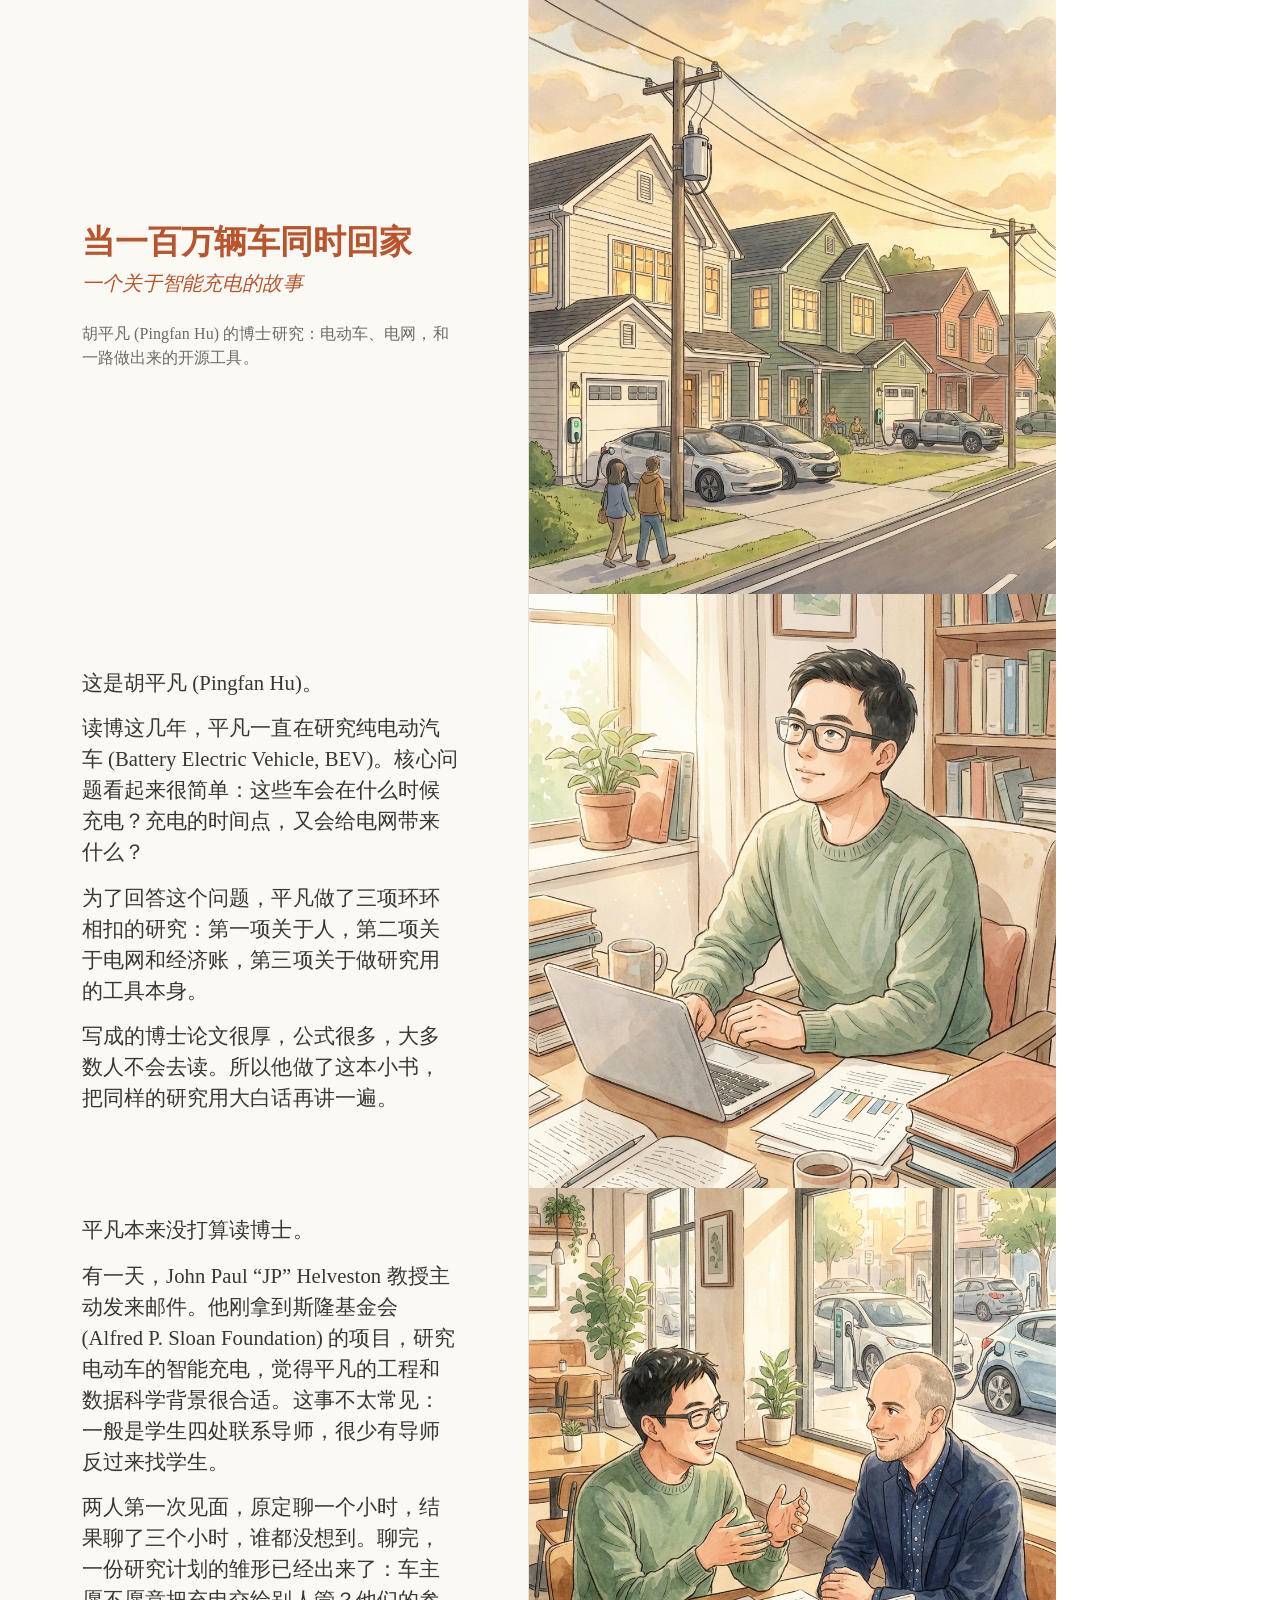
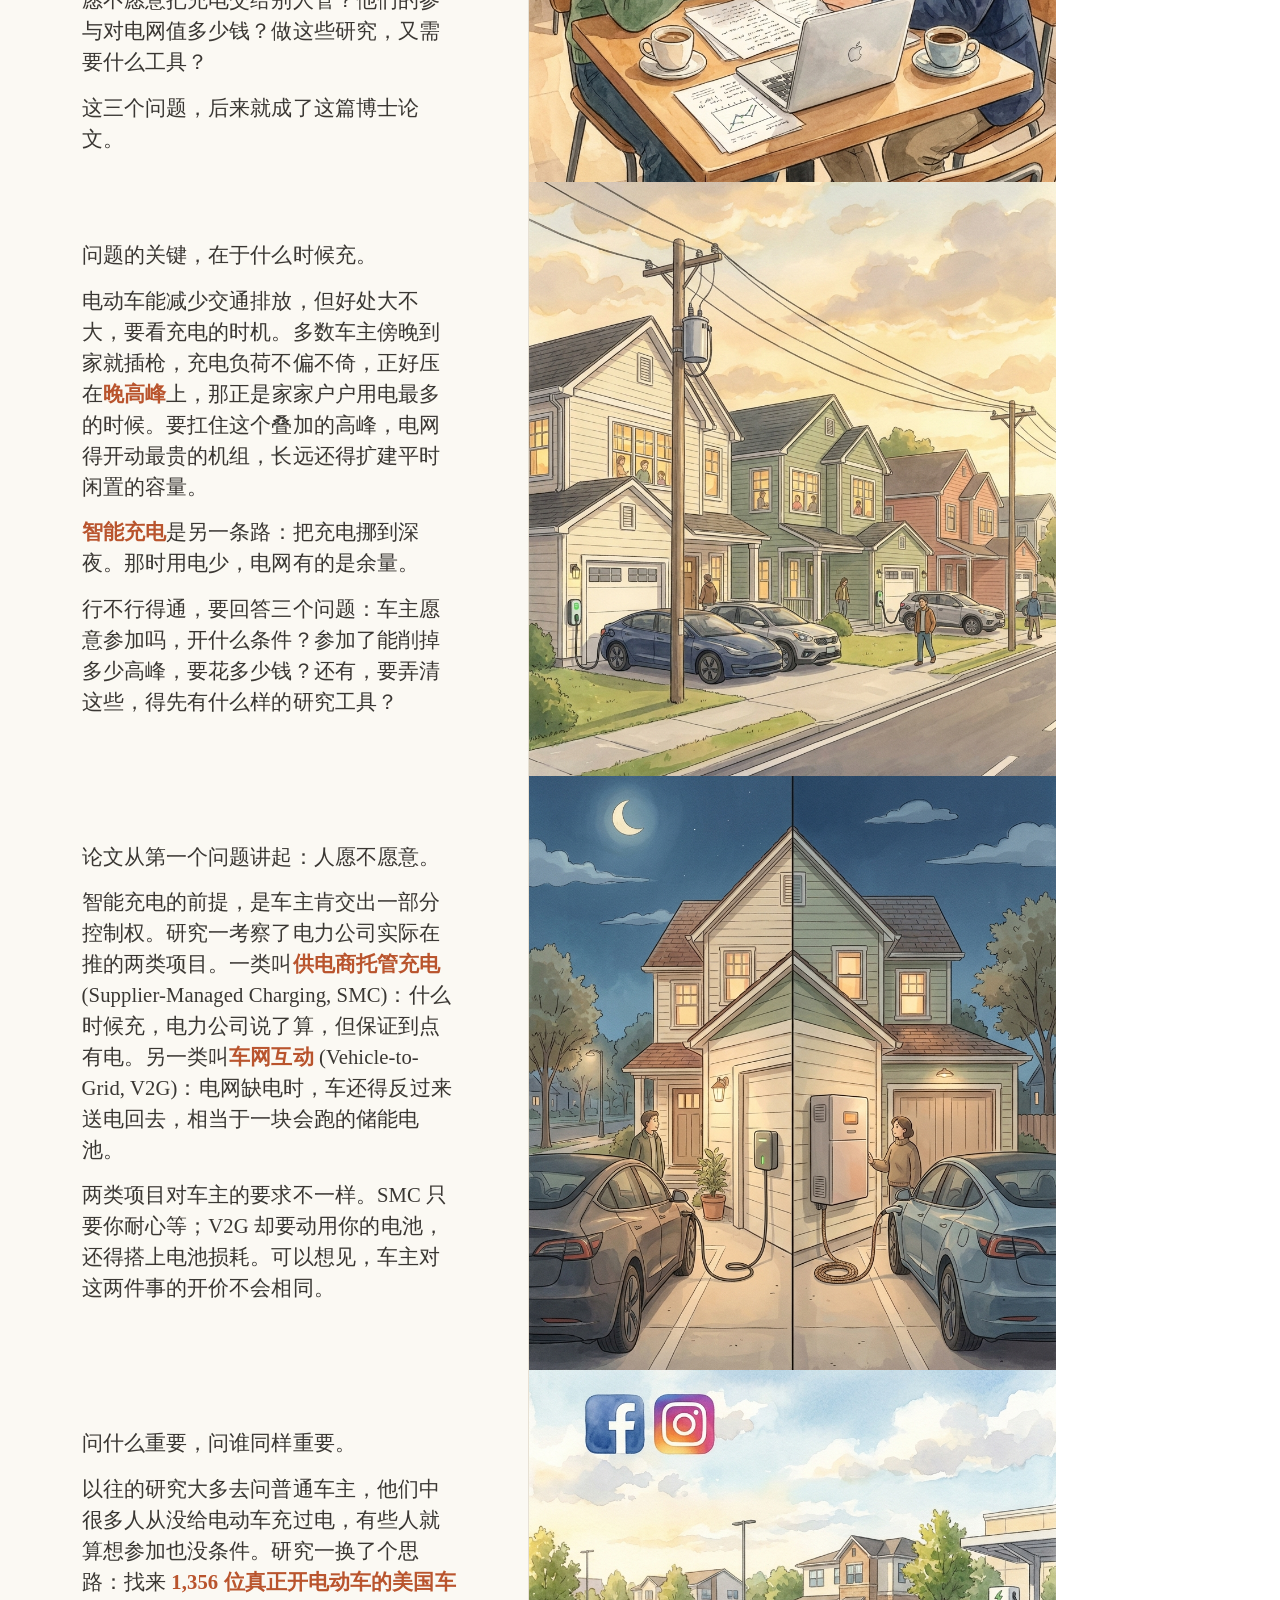
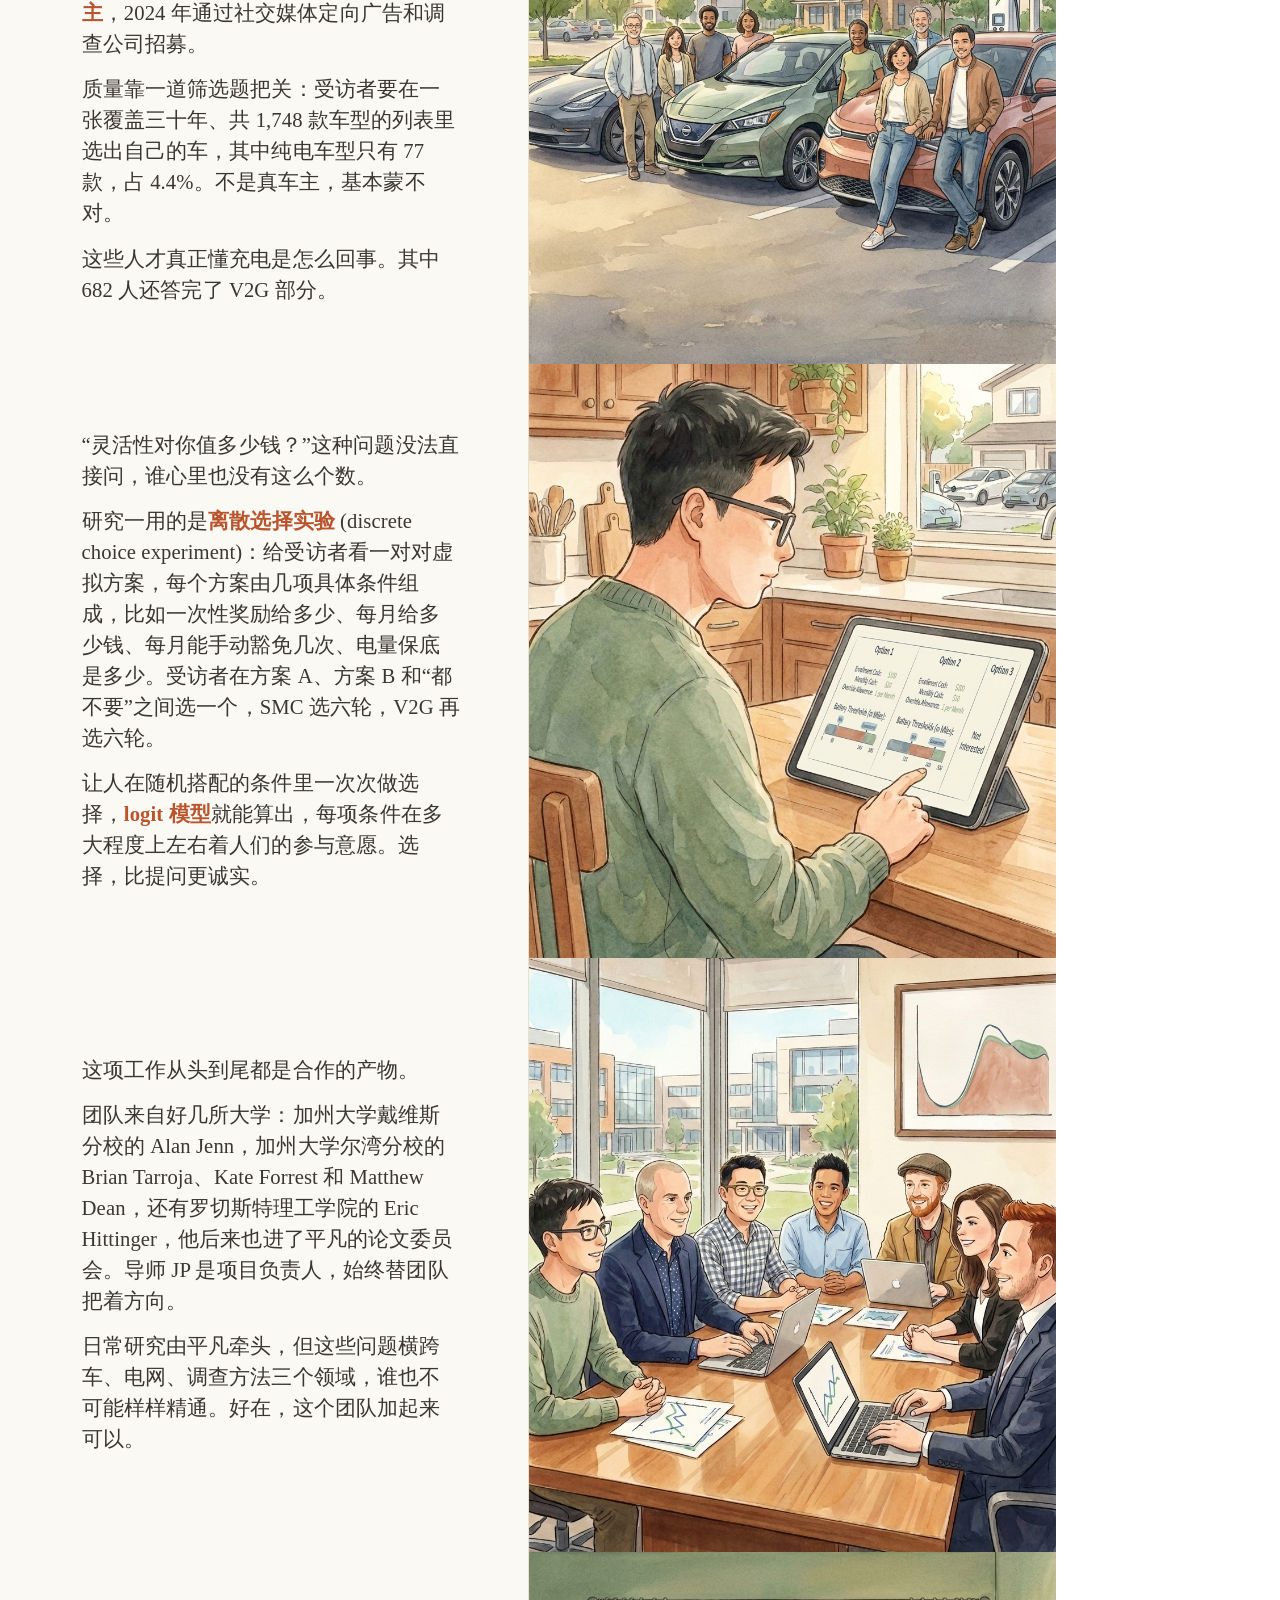
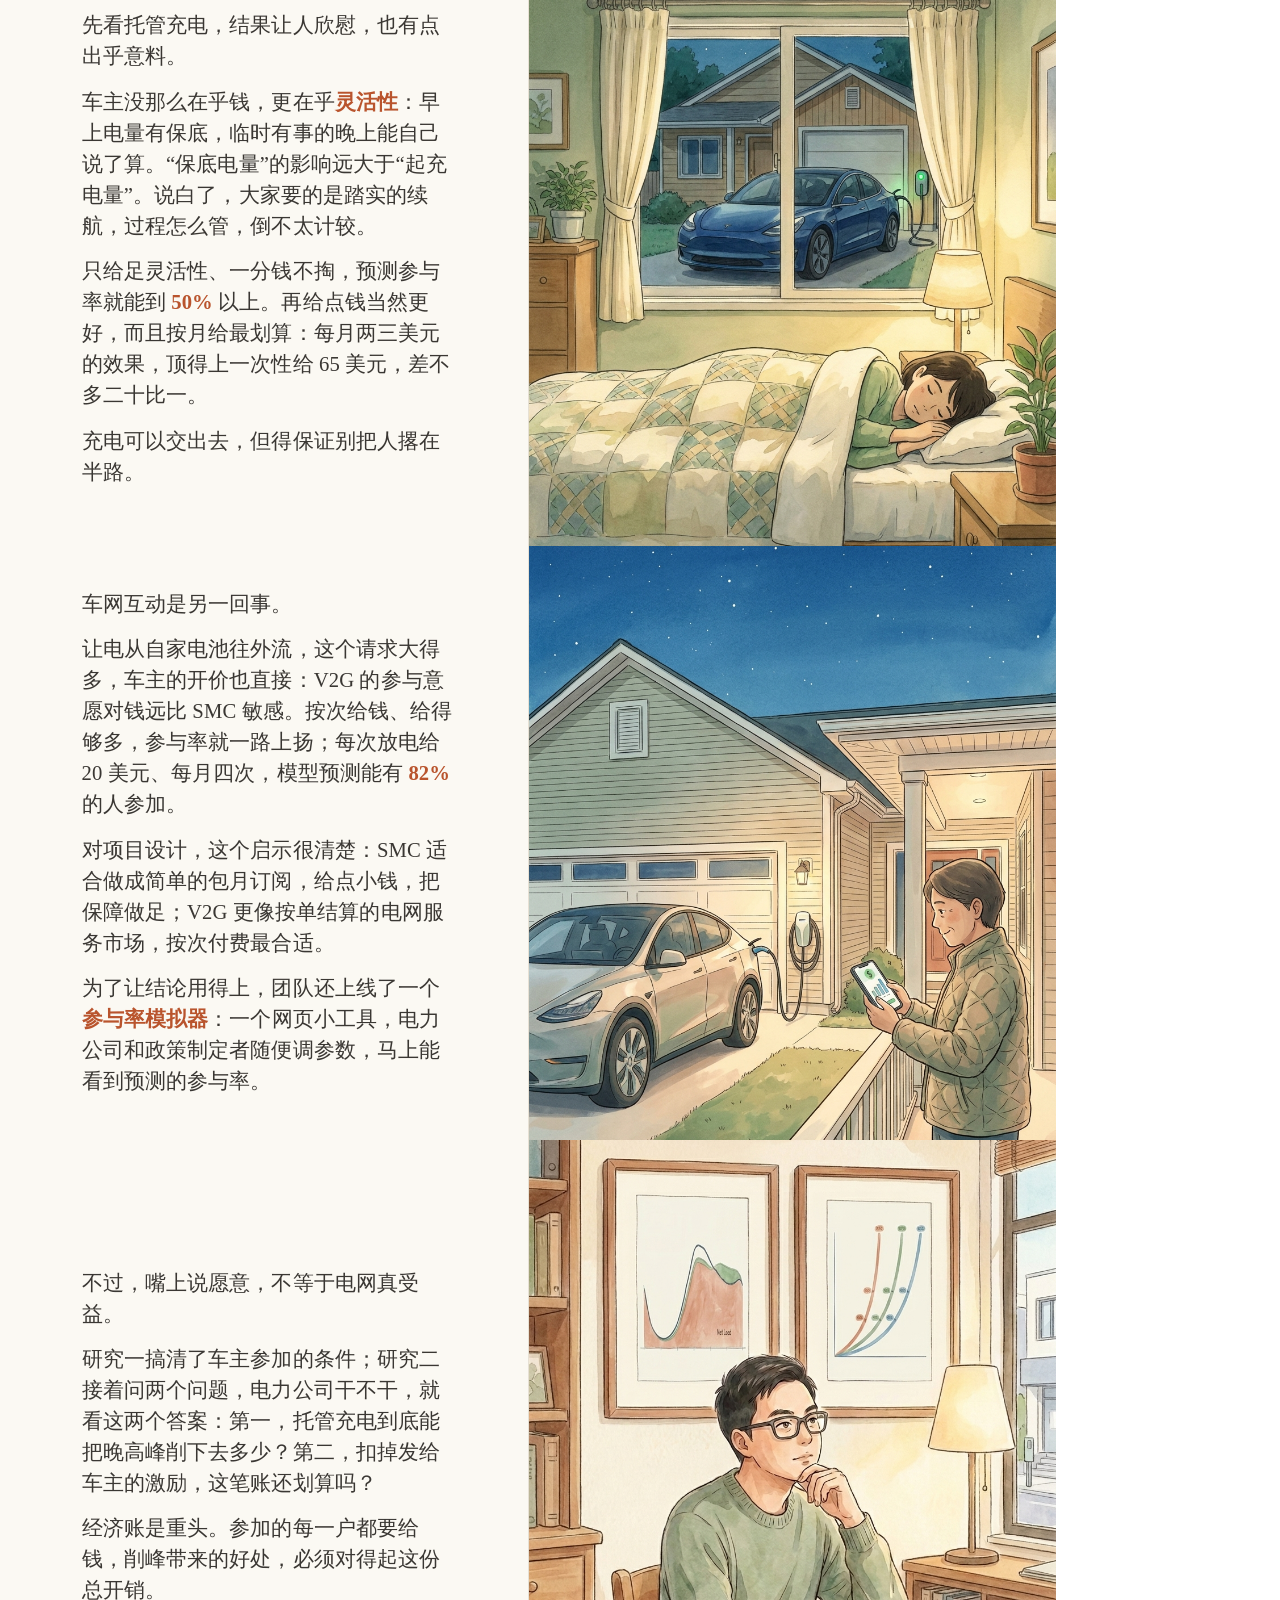
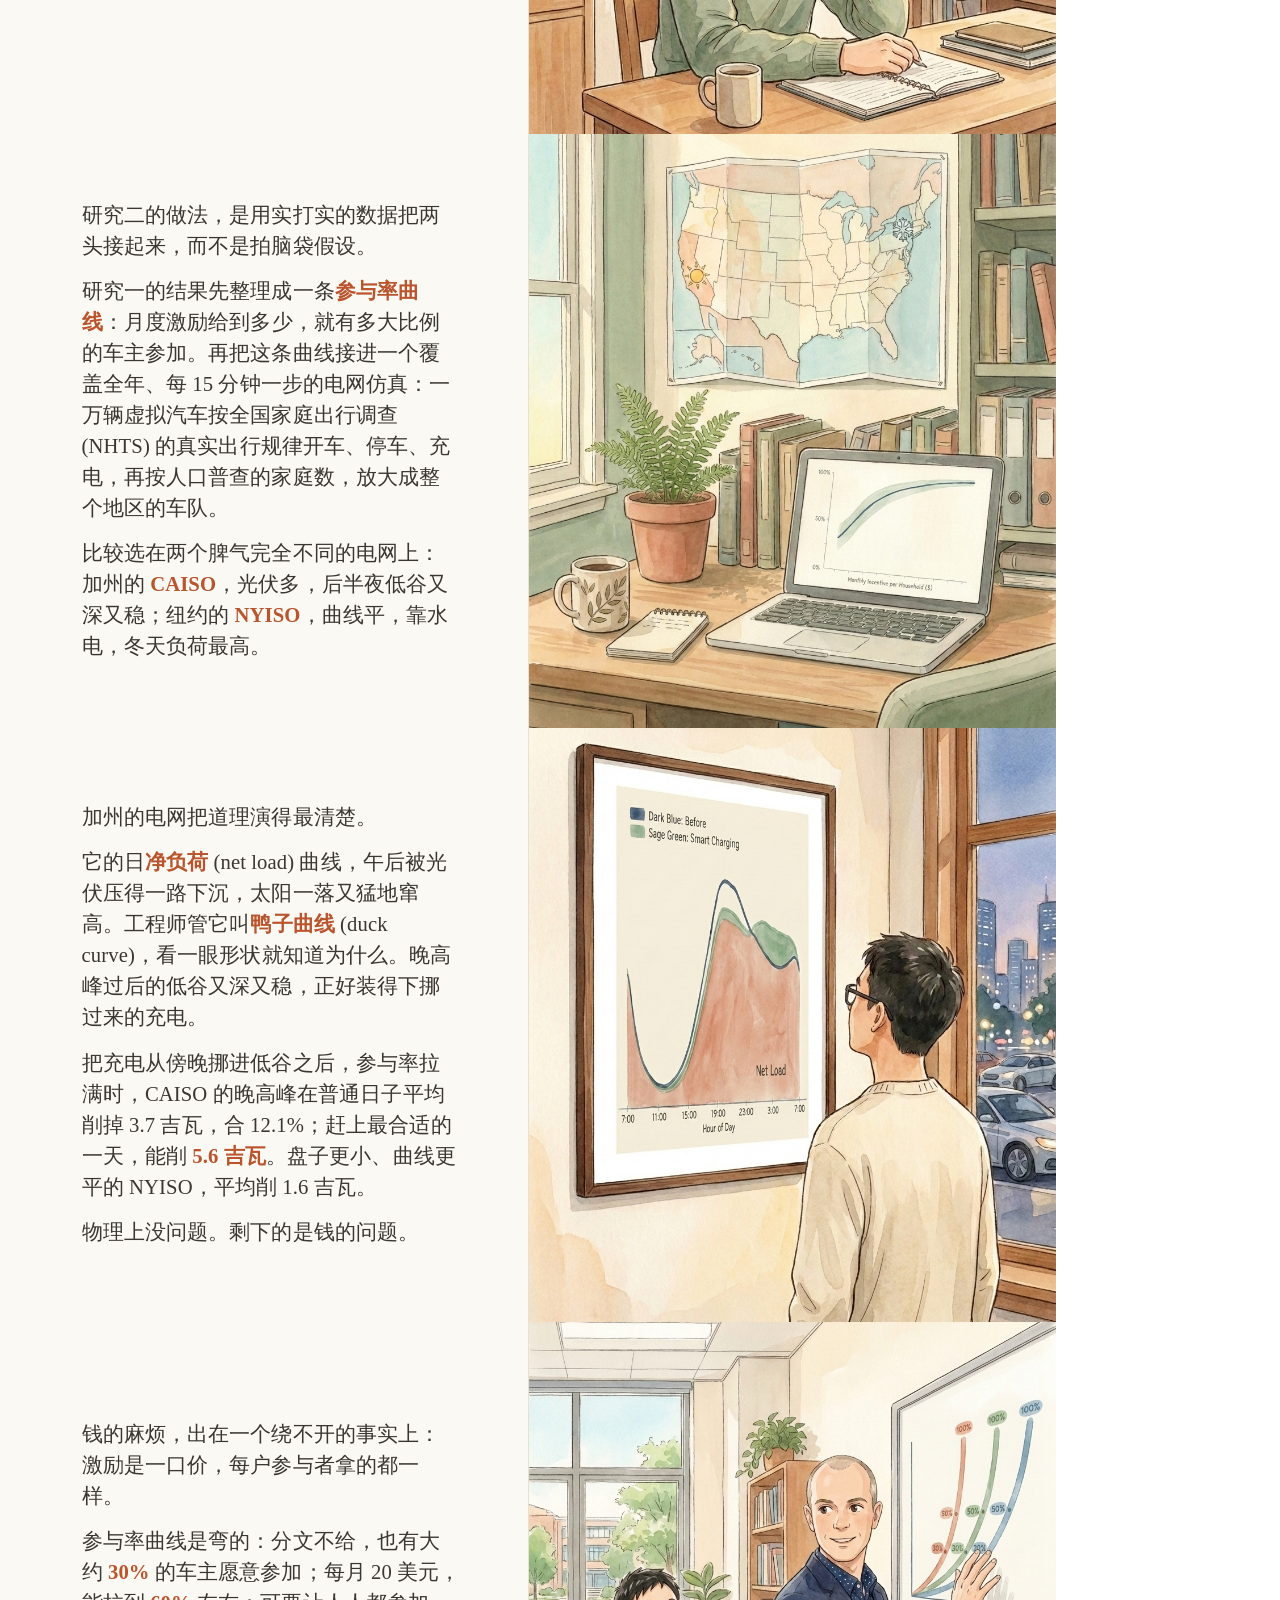
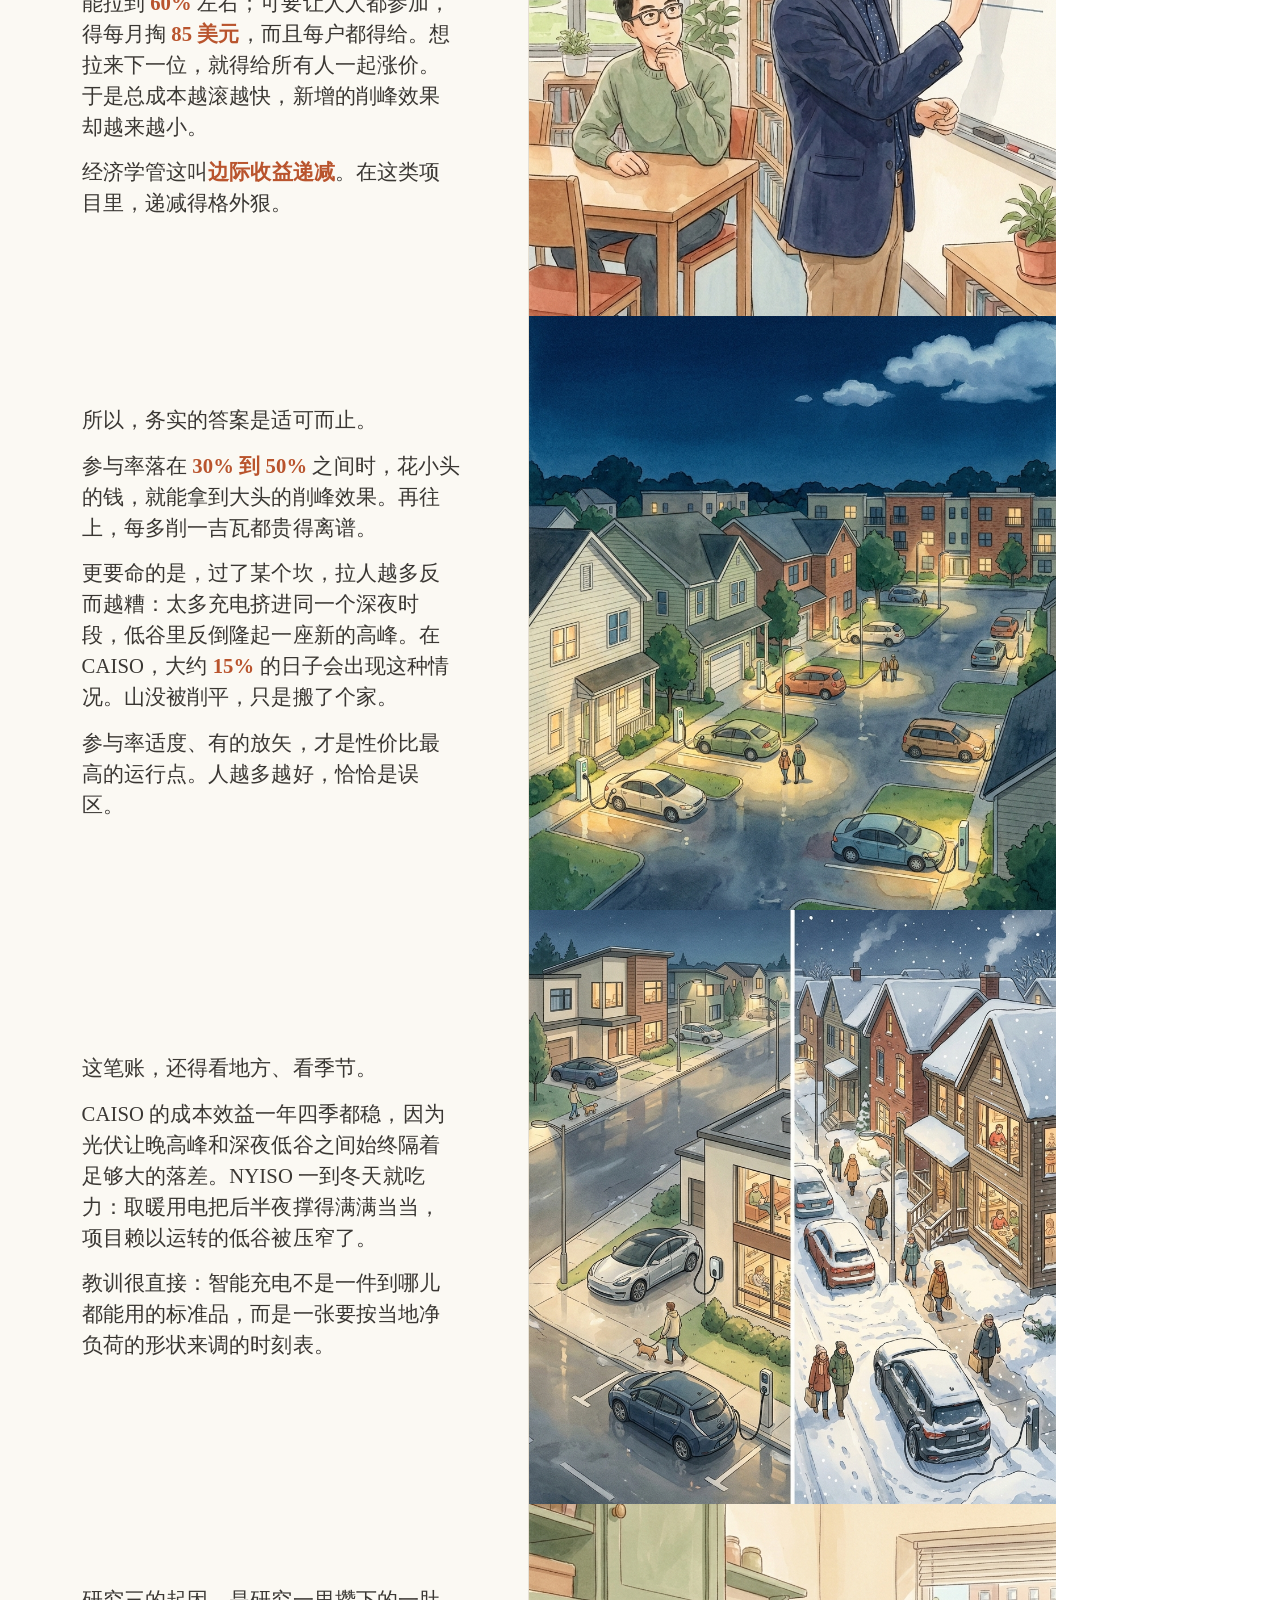
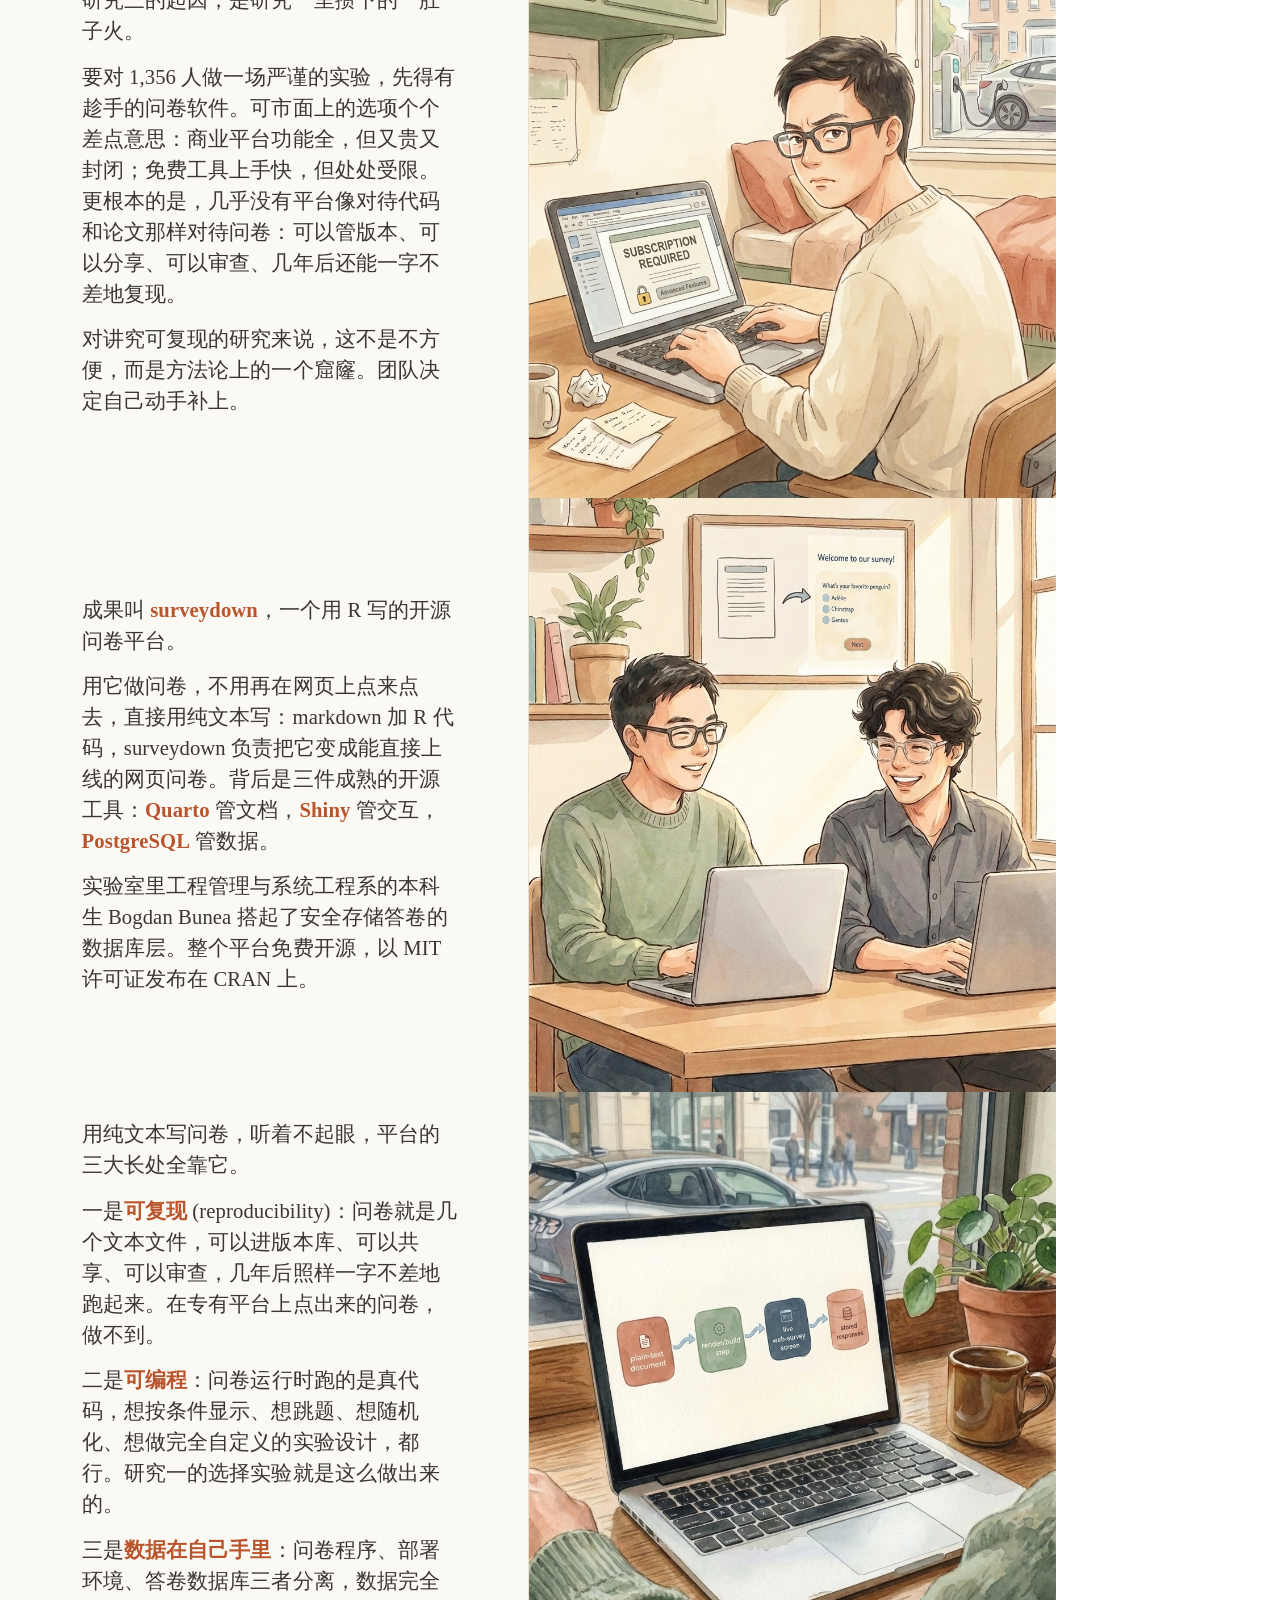
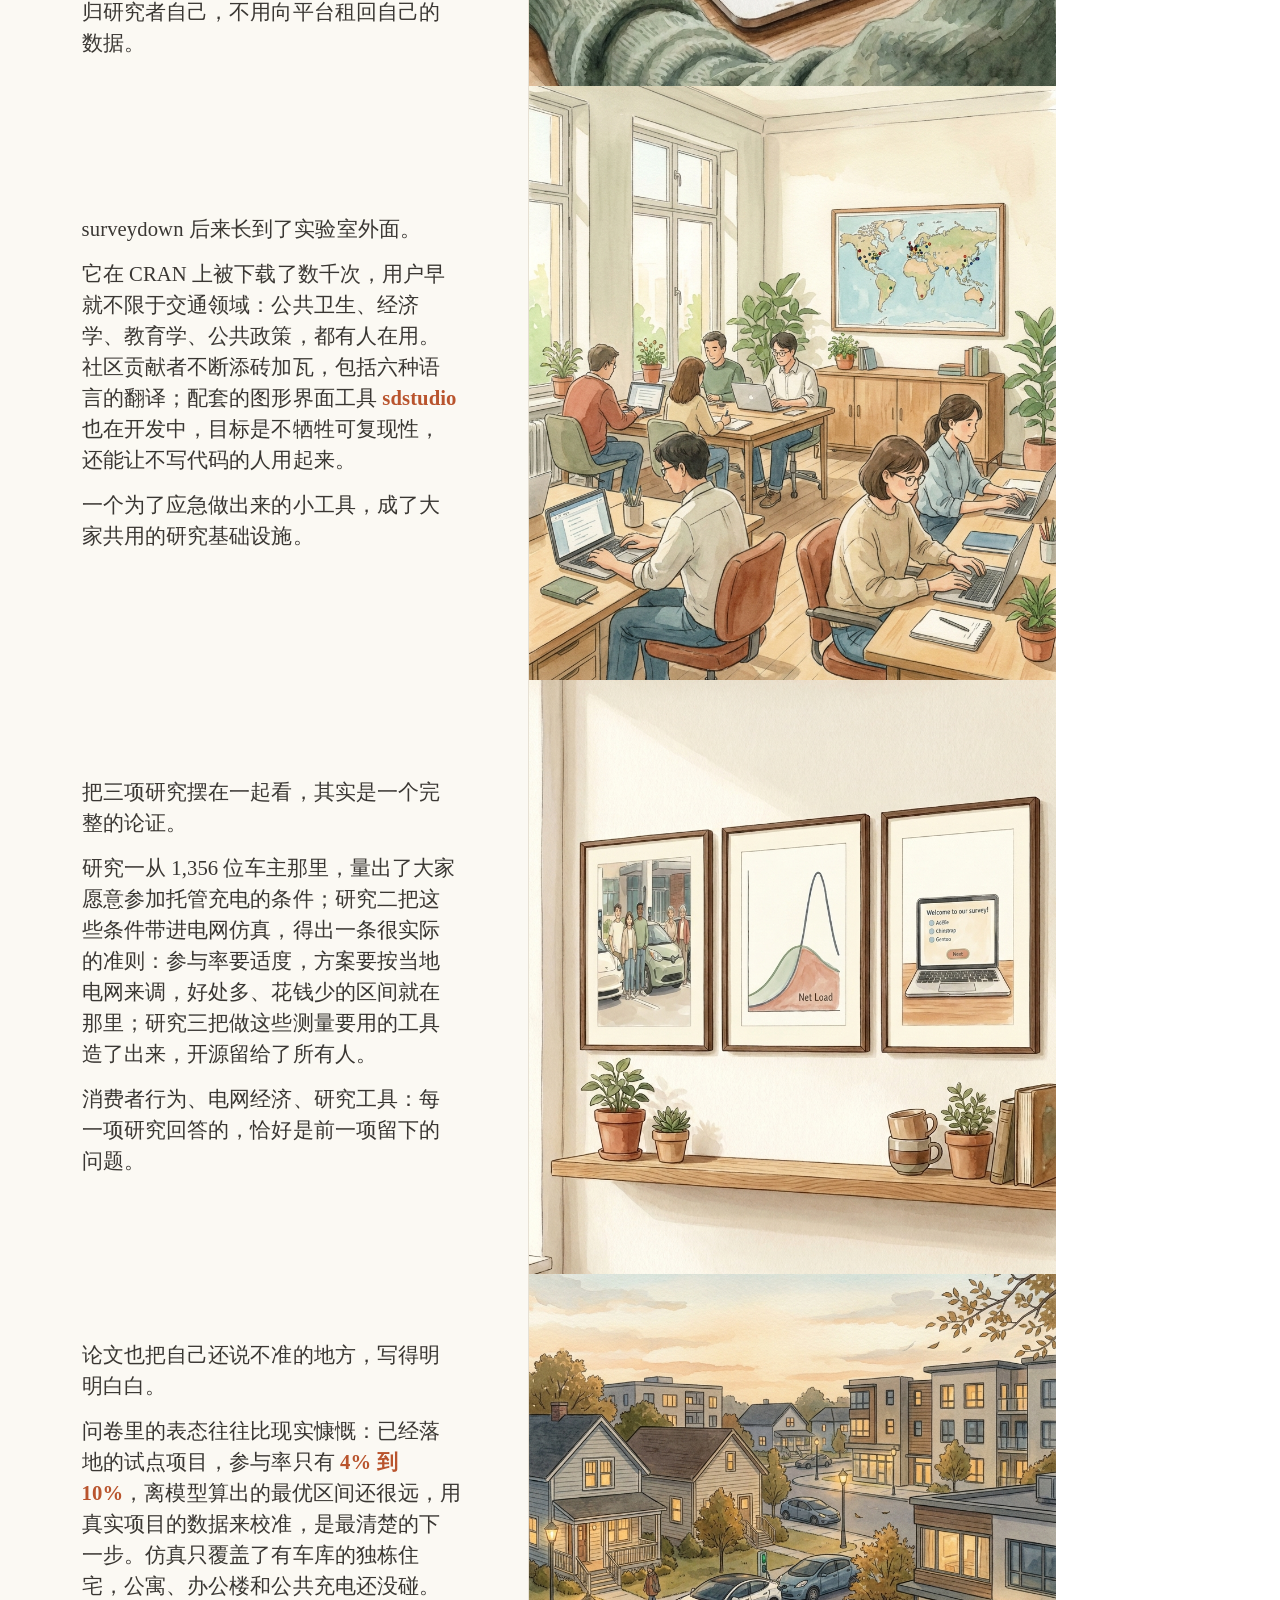
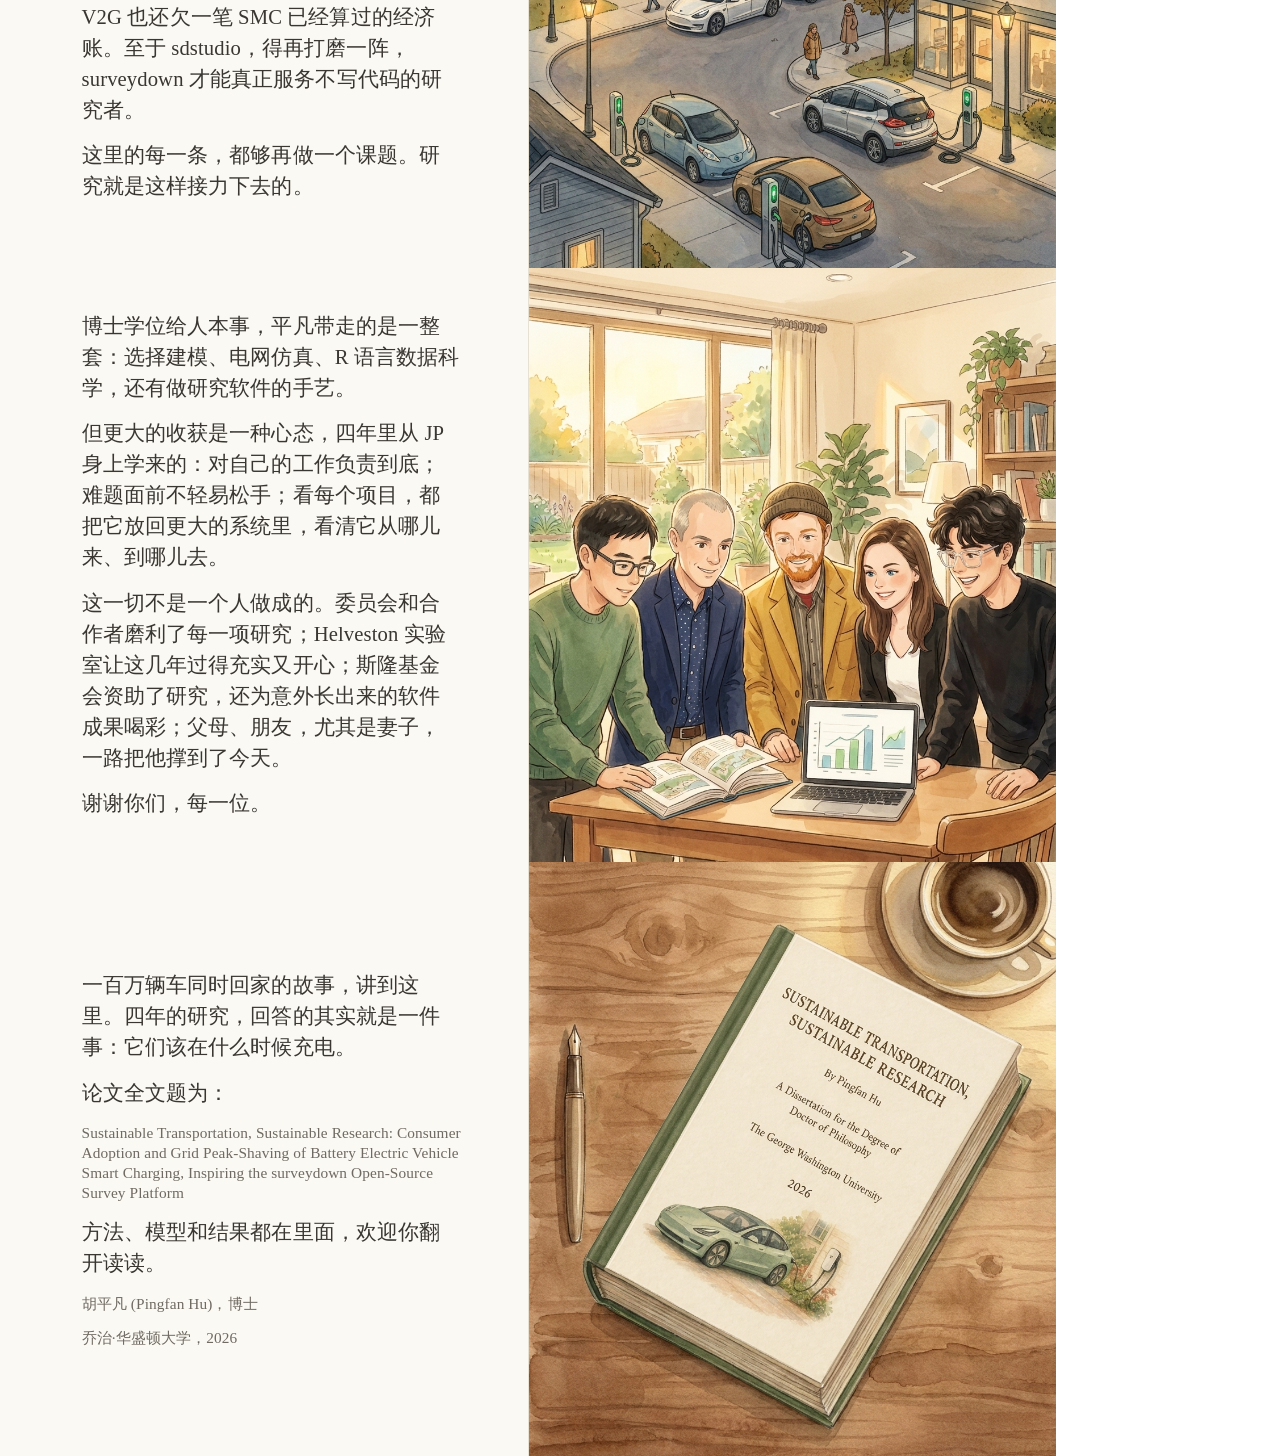
<file: render/storybook-cn.html>
<!doctype html>
<html lang="zh-CN">
<head>
<meta charset="utf-8">
<title>当一百万辆车同时回家</title>
<style>
/* A Million Cars Come Home — storybook layout
   Landscape spreads: prose on the left, illustration on the right.
   Designed for Chrome headless --print-to-pdf at 11in x 6.1875in (16:9). */

:root {
  --page-w: 11in;
  --page-h: 6.1875in;

  --paper: #fbf9f3;          /* warm off-white text pane */
  --ink: #3a3733;            /* soft near-black body text */
  --ink-soft: #6f6a62;       /* muted captions / meta */
  --accent: #b9542d;         /* warm terracotta accent */
  --rule: #e7e1d4;           /* hairline dividers */

  --img-bg-1: #efe7d6;       /* placeholder panel gradient */
  --img-bg-2: #e3d6bf;
}

* { box-sizing: border-box; }

html, body {
  margin: 0;
  padding: 0;
  background: #ffffff;
  -webkit-print-color-adjust: exact;
  print-color-adjust: exact;
}

@page {
  size: 11in 6.1875in;
  margin: 0;
}

/* Each spread is exactly one printed page. */
.spread {
  width: var(--page-w);
  height: var(--page-h);
  display: flex;
  overflow: hidden;
  page-break-after: always;
  break-after: page;
  background: var(--paper);
}
.spread:last-child {
  page-break-after: auto;
  break-after: auto;
}

/* ---- Left: prose pane ---- */
/* The prose is vertically centered and, being centered, can overflow the pane's
   content box symmetrically into the padding; nothing clips it until the page
   edge. The vertical padding is therefore the guaranteed minimum top/bottom
   margin, and build.py fails the build if any spread's prose exceeds the
   content box (i.e. would eat into this margin). */
.text-pane {
  width: 50%;
  height: 100%;
  padding: 0.35in 0.7in 0.35in 0.85in;
  display: flex;
  flex-direction: column;
  justify-content: center;
  background: var(--paper);
}

.prose {
  font-family: "Iowan Old Style", "Palatino Linotype", Palatino, Georgia, serif;
  color: var(--ink);
  font-size: 13.5pt;
  line-height: 1.5;
  letter-spacing: 0.1px;
}

.prose p {
  margin: 0 0 0.7em 0;
}
.prose p:last-child { margin-bottom: 0; }

.prose strong { color: var(--accent); font-weight: 700; }
.prose em { font-style: italic; }

/* ---- Title spread ---- */
.spread.title .text-pane { justify-content: center; }
.spread.title .prose { font-size: 14pt; }
.spread.title .prose p:first-child {
  font-family: "Iowan Old Style", "Palatino Linotype", Palatino, Georgia, serif;
  font-size: 30pt;
  line-height: 1.1;
  color: var(--ink);
  margin-bottom: 0.25em;
}
.spread.title .prose p:nth-child(2) {
  font-size: 15pt;
  color: var(--accent);
  font-style: italic;
  margin-bottom: 1.2em;
}
.spread.title .prose p { color: var(--ink-soft); font-size: 12pt; }

/* ---- Back cover ---- */
.spread.backcover .prose em {
  display: block;
  color: var(--ink-soft);
  font-style: normal;
  font-size: 11.5pt;
  line-height: 1.3;
}

/* ---- Right: illustration pane ---- */
.image-pane {
  width: 50%;
  height: 100%;
  position: relative;
  display: flex;
  align-items: center;
  justify-content: center;
  background: linear-gradient(135deg, var(--img-bg-1), var(--img-bg-2));
  border-left: 1px solid var(--rule);
}

/* Placeholder card shown until real art is generated. */
.placeholder {
  width: 78%;
  max-width: 4.6in;
  padding: 0.5in 0.45in;
  text-align: center;
  border: 1.5px dashed #b9a988;
  border-radius: 10px;
  background: rgba(255, 255, 255, 0.35);
  color: #6c6450;
}
.placeholder .tag {
  font-family: "Helvetica Neue", Arial, sans-serif;
  font-size: 9pt;
  letter-spacing: 2px;
  text-transform: uppercase;
  color: var(--accent);
  margin-bottom: 0.5em;
}
.placeholder .brief {
  font-family: "Iowan Old Style", Palatino, Georgia, serif;
  font-style: italic;
  font-size: 11pt;
  line-height: 1.45;
}
.placeholder .num {
  margin-top: 0.6em;
  font-family: "Helvetica Neue", Arial, sans-serif;
  font-size: 8.5pt;
  letter-spacing: 1px;
  color: #9a9079;
}

/* When a real image exists, build.py swaps in <img class="art">. */
.image-pane img.art {
  width: 100%;
  height: 100%;
  object-fit: cover;
  display: block;
}

body, .prose, .prose p {
  font-family: "Iowan Old Style", Palatino, "Songti SC", "STSong",
    Georgia, serif;
}
/* Chinese runs shorter than English; larger type rebalances the page.
   15.5pt is the largest size at which the densest spreads (05, 03, 07,
   19) and the backcover still fit without pushing text out of the pane. */
.prose { font-size: 15.5pt; line-height: 1.5; }
/* the 10-character Chinese title needs one line at a smaller size */
.spread.title .prose p:first-child { font-size: 25pt; }

</style>
</head>
<body>
  <section class="spread title" data-id="01">
    <div class="text-pane"><div class="prose">
      <p><strong>当一百万辆车同时回家</strong></p>
      <p><em>一个关于智能充电的故事</em></p>
      <p>胡平凡 (Pingfan Hu) 的博士研究：电动车、电网，和一路做出来的开源工具。</p>
    </div></div>
    <div class="image-pane"><img class="art" src="../images/spread-01.png" alt=""></div>
  </section>
  <section class="spread standard" data-id="02">
    <div class="text-pane"><div class="prose">
      <p>这是胡平凡 (Pingfan Hu)。</p>
      <p>读博这几年，平凡一直在研究纯电动汽车 (Battery Electric Vehicle, BEV)。核心问题看起来很简单：这些车会在什么时候充电？充电的时间点，又会给电网带来什么？</p>
      <p>为了回答这个问题，平凡做了三项环环相扣的研究：第一项关于人，第二项关于电网和经济账，第三项关于做研究用的工具本身。</p>
      <p>写成的博士论文很厚，公式很多，大多数人不会去读。所以他做了这本小书，把同样的研究用大白话再讲一遍。</p>
    </div></div>
    <div class="image-pane"><img class="art" src="../images/spread-02.png" alt=""></div>
  </section>
  <section class="spread standard" data-id="03">
    <div class="text-pane"><div class="prose">
      <p>平凡本来没打算读博士。</p>
      <p>有一天，John Paul “JP” Helveston 教授主动发来邮件。他刚拿到斯隆基金会 (Alfred P. Sloan Foundation) 的项目，研究电动车的智能充电，觉得平凡的工程和数据科学背景很合适。这事不太常见：一般是学生四处联系导师，很少有导师反过来找学生。</p>
      <p>两人第一次见面，原定聊一个小时，结果聊了三个小时，谁都没想到。聊完，一份研究计划的雏形已经出来了：车主愿不愿意把充电交给别人管？他们的参与对电网值多少钱？做这些研究，又需要什么工具？</p>
      <p>这三个问题，后来就成了这篇博士论文。</p>
    </div></div>
    <div class="image-pane"><img class="art" src="../images/spread-03.png" alt=""></div>
  </section>
  <section class="spread standard" data-id="04">
    <div class="text-pane"><div class="prose">
      <p>问题的关键，在于什么时候充。</p>
      <p>电动车能减少交通排放，但好处大不大，要看充电的时机。多数车主傍晚到家就插枪，充电负荷不偏不倚，正好压在<strong>晚高峰</strong>上，那正是家家户户用电最多的时候。要扛住这个叠加的高峰，电网得开动最贵的机组，长远还得扩建平时闲置的容量。</p>
      <p><strong>智能充电</strong>是另一条路：把充电挪到深夜。那时用电少，电网有的是余量。</p>
      <p>行不行得通，要回答三个问题：车主愿意参加吗，开什么条件？参加了能削掉多少高峰，要花多少钱？还有，要弄清这些，得先有什么样的研究工具？</p>
    </div></div>
    <div class="image-pane"><img class="art" src="../images/spread-04.png" alt=""></div>
  </section>
  <section class="spread standard" data-id="05">
    <div class="text-pane"><div class="prose">
      <p>论文从第一个问题讲起：人愿不愿意。</p>
      <p>智能充电的前提，是车主肯交出一部分控制权。研究一考察了电力公司实际在推的两类项目。一类叫<strong>供电商托管充电</strong> (Supplier-Managed Charging, SMC)：什么时候充，电力公司说了算，但保证到点有电。另一类叫<strong>车网互动</strong> (Vehicle-to-Grid, V2G)：电网缺电时，车还得反过来送电回去，相当于一块会跑的储能电池。</p>
      <p>两类项目对车主的要求不一样。SMC 只要你耐心等；V2G 却要动用你的电池，还得搭上电池损耗。可以想见，车主对这两件事的开价不会相同。</p>
    </div></div>
    <div class="image-pane"><img class="art" src="../images/spread-05.png" alt=""></div>
  </section>
  <section class="spread standard" data-id="06">
    <div class="text-pane"><div class="prose">
      <p>问什么重要，问谁同样重要。</p>
      <p>以往的研究大多去问普通车主，他们中很多人从没给电动车充过电，有些人就算想参加也没条件。研究一换了个思路：找来 <strong>1,356 位真正开电动车的美国车主</strong>，2024 年通过社交媒体定向广告和调查公司招募。</p>
      <p>质量靠一道筛选题把关：受访者要在一张覆盖三十年、共 1,748 款车型的列表里选出自己的车，其中纯电车型只有 77 款，占 4.4%。不是真车主，基本蒙不对。</p>
      <p>这些人才真正懂充电是怎么回事。其中 682 人还答完了 V2G 部分。</p>
    </div></div>
    <div class="image-pane"><img class="art" src="../images/spread-06.png" alt=""></div>
  </section>
  <section class="spread standard" data-id="07">
    <div class="text-pane"><div class="prose">
      <p>“灵活性对你值多少钱？”这种问题没法直接问，谁心里也没有这么个数。</p>
      <p>研究一用的是<strong>离散选择实验</strong> (discrete choice experiment)：给受访者看一对对虚拟方案，每个方案由几项具体条件组成，比如一次性奖励给多少、每月给多少钱、每月能手动豁免几次、电量保底是多少。受访者在方案 A、方案 B 和“都不要”之间选一个，SMC 选六轮，V2G 再选六轮。</p>
      <p>让人在随机搭配的条件里一次次做选择，<strong>logit 模型</strong>就能算出，每项条件在多大程度上左右着人们的参与意愿。选择，比提问更诚实。</p>
    </div></div>
    <div class="image-pane"><img class="art" src="../images/spread-07.png" alt=""></div>
  </section>
  <section class="spread standard" data-id="08">
    <div class="text-pane"><div class="prose">
      <p>这项工作从头到尾都是合作的产物。</p>
      <p>团队来自好几所大学：加州大学戴维斯分校的 Alan Jenn，加州大学尔湾分校的 Brian Tarroja、Kate Forrest 和 Matthew Dean，还有罗切斯特理工学院的 Eric Hittinger，他后来也进了平凡的论文委员会。导师 JP 是项目负责人，始终替团队把着方向。</p>
      <p>日常研究由平凡牵头，但这些问题横跨车、电网、调查方法三个领域，谁也不可能样样精通。好在，这个团队加起来可以。</p>
    </div></div>
    <div class="image-pane"><img class="art" src="../images/spread-08.png" alt=""></div>
  </section>
  <section class="spread standard" data-id="09">
    <div class="text-pane"><div class="prose">
      <p>先看托管充电，结果让人欣慰，也有点出乎意料。</p>
      <p>车主没那么在乎钱，更在乎<strong>灵活性</strong>：早上电量有保底，临时有事的晚上能自己说了算。“保底电量”的影响远大于“起充电量”。说白了，大家要的是踏实的续航，过程怎么管，倒不太计较。</p>
      <p>只给足灵活性、一分钱不掏，预测参与率就能到 <strong>50%</strong> 以上。再给点钱当然更好，而且按月给最划算：每月两三美元的效果，顶得上一次性给 65 美元，差不多二十比一。</p>
      <p>充电可以交出去，但得保证别把人撂在半路。</p>
    </div></div>
    <div class="image-pane"><img class="art" src="../images/spread-09.png" alt=""></div>
  </section>
  <section class="spread standard" data-id="10">
    <div class="text-pane"><div class="prose">
      <p>车网互动是另一回事。</p>
      <p>让电从自家电池往外流，这个请求大得多，车主的开价也直接：V2G 的参与意愿对钱远比 SMC 敏感。按次给钱、给得够多，参与率就一路上扬；每次放电给 20 美元、每月四次，模型预测能有 <strong>82%</strong> 的人参加。</p>
      <p>对项目设计，这个启示很清楚：SMC 适合做成简单的包月订阅，给点小钱，把保障做足；V2G 更像按单结算的电网服务市场，按次付费最合适。</p>
      <p>为了让结论用得上，团队还上线了一个<strong>参与率模拟器</strong>：一个网页小工具，电力公司和政策制定者随便调参数，马上能看到预测的参与率。</p>
    </div></div>
    <div class="image-pane"><img class="art" src="../images/spread-10.png" alt=""></div>
  </section>
  <section class="spread standard" data-id="11">
    <div class="text-pane"><div class="prose">
      <p>不过，嘴上说愿意，不等于电网真受益。</p>
      <p>研究一搞清了车主参加的条件；研究二接着问两个问题，电力公司干不干，就看这两个答案：第一，托管充电到底能把晚高峰削下去多少？第二，扣掉发给车主的激励，这笔账还划算吗？</p>
      <p>经济账是重头。参加的每一户都要给钱，削峰带来的好处，必须对得起这份总开销。</p>
    </div></div>
    <div class="image-pane"><img class="art" src="../images/spread-11.png" alt=""></div>
  </section>
  <section class="spread standard" data-id="12">
    <div class="text-pane"><div class="prose">
      <p>研究二的做法，是用实打实的数据把两头接起来，而不是拍脑袋假设。</p>
      <p>研究一的结果先整理成一条<strong>参与率曲线</strong>：月度激励给到多少，就有多大比例的车主参加。再把这条曲线接进一个覆盖全年、每 15 分钟一步的电网仿真：一万辆虚拟汽车按全国家庭出行调查 (NHTS) 的真实出行规律开车、停车、充电，再按人口普查的家庭数，放大成整个地区的车队。</p>
      <p>比较选在两个脾气完全不同的电网上：加州的 <strong>CAISO</strong>，光伏多，后半夜低谷又深又稳；纽约的 <strong>NYISO</strong>，曲线平，靠水电，冬天负荷最高。</p>
    </div></div>
    <div class="image-pane"><img class="art" src="../images/spread-12.png" alt=""></div>
  </section>
  <section class="spread standard" data-id="13">
    <div class="text-pane"><div class="prose">
      <p>加州的电网把道理演得最清楚。</p>
      <p>它的日<strong>净负荷</strong> (net load) 曲线，午后被光伏压得一路下沉，太阳一落又猛地窜高。工程师管它叫<strong>鸭子曲线</strong> (duck curve)，看一眼形状就知道为什么。晚高峰过后的低谷又深又稳，正好装得下挪过来的充电。</p>
      <p>把充电从傍晚挪进低谷之后，参与率拉满时，CAISO 的晚高峰在普通日子平均削掉 3.7 吉瓦，合 12.1%；赶上最合适的一天，能削 <strong>5.6 吉瓦</strong>。盘子更小、曲线更平的 NYISO，平均削 1.6 吉瓦。</p>
      <p>物理上没问题。剩下的是钱的问题。</p>
    </div></div>
    <div class="image-pane"><img class="art" src="../images/spread-13.png" alt=""></div>
  </section>
  <section class="spread standard" data-id="14">
    <div class="text-pane"><div class="prose">
      <p>钱的麻烦，出在一个绕不开的事实上：激励是一口价，每户参与者拿的都一样。</p>
      <p>参与率曲线是弯的：分文不给，也有大约 <strong>30%</strong> 的车主愿意参加；每月 20 美元，能拉到 <strong>60%</strong> 左右；可要让人人都参加，得每月掏 <strong>85 美元</strong>，而且每户都得给。想拉来下一位，就得给所有人一起涨价。于是总成本越滚越快，新增的削峰效果却越来越小。</p>
      <p>经济学管这叫<strong>边际收益递减</strong>。在这类项目里，递减得格外狠。</p>
    </div></div>
    <div class="image-pane"><img class="art" src="../images/spread-14.png" alt=""></div>
  </section>
  <section class="spread standard" data-id="15">
    <div class="text-pane"><div class="prose">
      <p>所以，务实的答案是适可而止。</p>
      <p>参与率落在 <strong>30% 到 50%</strong> 之间时，花小头的钱，就能拿到大头的削峰效果。再往上，每多削一吉瓦都贵得离谱。</p>
      <p>更要命的是，过了某个坎，拉人越多反而越糟：太多充电挤进同一个深夜时段，低谷里反倒隆起一座新的高峰。在 CAISO，大约 <strong>15%</strong> 的日子会出现这种情况。山没被削平，只是搬了个家。</p>
      <p>参与率适度、有的放矢，才是性价比最高的运行点。人越多越好，恰恰是误区。</p>
    </div></div>
    <div class="image-pane"><img class="art" src="../images/spread-15.png" alt=""></div>
  </section>
  <section class="spread standard" data-id="16">
    <div class="text-pane"><div class="prose">
      <p>这笔账，还得看地方、看季节。</p>
      <p>CAISO 的成本效益一年四季都稳，因为光伏让晚高峰和深夜低谷之间始终隔着足够大的落差。NYISO 一到冬天就吃力：取暖用电把后半夜撑得满满当当，项目赖以运转的低谷被压窄了。</p>
      <p>教训很直接：智能充电不是一件到哪儿都能用的标准品，而是一张要按当地净负荷的形状来调的时刻表。</p>
    </div></div>
    <div class="image-pane"><img class="art" src="../images/spread-16.png" alt=""></div>
  </section>
  <section class="spread standard" data-id="17">
    <div class="text-pane"><div class="prose">
      <p>研究三的起因，是研究一里攒下的一肚子火。</p>
      <p>要对 1,356 人做一场严谨的实验，先得有趁手的问卷软件。可市面上的选项个个差点意思：商业平台功能全，但又贵又封闭；免费工具上手快，但处处受限。更根本的是，几乎没有平台像对待代码和论文那样对待问卷：可以管版本、可以分享、可以审查、几年后还能一字不差地复现。</p>
      <p>对讲究可复现的研究来说，这不是不方便，而是方法论上的一个窟窿。团队决定自己动手补上。</p>
    </div></div>
    <div class="image-pane"><img class="art" src="../images/spread-17.png" alt=""></div>
  </section>
  <section class="spread standard" data-id="18">
    <div class="text-pane"><div class="prose">
      <p>成果叫 <strong>surveydown</strong>，一个用 R 写的开源问卷平台。</p>
      <p>用它做问卷，不用再在网页上点来点去，直接用纯文本写：markdown 加 R 代码，surveydown 负责把它变成能直接上线的网页问卷。背后是三件成熟的开源工具：<strong>Quarto</strong> 管文档，<strong>Shiny</strong> 管交互，<strong>PostgreSQL</strong> 管数据。</p>
      <p>实验室里工程管理与系统工程系的本科生 Bogdan Bunea 搭起了安全存储答卷的数据库层。整个平台免费开源，以 MIT 许可证发布在 CRAN 上。</p>
    </div></div>
    <div class="image-pane"><img class="art" src="../images/spread-18.png" alt=""></div>
  </section>
  <section class="spread standard" data-id="19">
    <div class="text-pane"><div class="prose">
      <p>用纯文本写问卷，听着不起眼，平台的三大长处全靠它。</p>
      <p>一是<strong>可复现</strong> (reproducibility)：问卷就是几个文本文件，可以进版本库、可以共享、可以审查，几年后照样一字不差地跑起来。在专有平台上点出来的问卷，做不到。</p>
      <p>二是<strong>可编程</strong>：问卷运行时跑的是真代码，想按条件显示、想跳题、想随机化、想做完全自定义的实验设计，都行。研究一的选择实验就是这么做出来的。</p>
      <p>三是<strong>数据在自己手里</strong>：问卷程序、部署环境、答卷数据库三者分离，数据完全归研究者自己，不用向平台租回自己的数据。</p>
    </div></div>
    <div class="image-pane"><img class="art" src="../images/spread-19.png" alt=""></div>
  </section>
  <section class="spread standard" data-id="20">
    <div class="text-pane"><div class="prose">
      <p>surveydown 后来长到了实验室外面。</p>
      <p>它在 CRAN 上被下载了数千次，用户早就不限于交通领域：公共卫生、经济学、教育学、公共政策，都有人在用。社区贡献者不断添砖加瓦，包括六种语言的翻译；配套的图形界面工具 <strong>sdstudio</strong> 也在开发中，目标是不牺牲可复现性，还能让不写代码的人用起来。</p>
      <p>一个为了应急做出来的小工具，成了大家共用的研究基础设施。</p>
    </div></div>
    <div class="image-pane"><img class="art" src="../images/spread-20.png" alt=""></div>
  </section>
  <section class="spread standard" data-id="21">
    <div class="text-pane"><div class="prose">
      <p>把三项研究摆在一起看，其实是一个完整的论证。</p>
      <p>研究一从 1,356 位车主那里，量出了大家愿意参加托管充电的条件；研究二把这些条件带进电网仿真，得出一条很实际的准则：参与率要适度，方案要按当地电网来调，好处多、花钱少的区间就在那里；研究三把做这些测量要用的工具造了出来，开源留给了所有人。</p>
      <p>消费者行为、电网经济、研究工具：每一项研究回答的，恰好是前一项留下的问题。</p>
    </div></div>
    <div class="image-pane"><img class="art" src="../images/spread-21.png" alt=""></div>
  </section>
  <section class="spread standard" data-id="22">
    <div class="text-pane"><div class="prose">
      <p>论文也把自己还说不准的地方，写得明明白白。</p>
      <p>问卷里的表态往往比现实慷慨：已经落地的试点项目，参与率只有 <strong>4% 到 10%</strong>，离模型算出的最优区间还很远，用真实项目的数据来校准，是最清楚的下一步。仿真只覆盖了有车库的独栋住宅，公寓、办公楼和公共充电还没碰。V2G 也还欠一笔 SMC 已经算过的经济账。至于 sdstudio，得再打磨一阵，surveydown 才能真正服务不写代码的研究者。</p>
      <p>这里的每一条，都够再做一个课题。研究就是这样接力下去的。</p>
    </div></div>
    <div class="image-pane"><img class="art" src="../images/spread-22.png" alt=""></div>
  </section>
  <section class="spread standard" data-id="23">
    <div class="text-pane"><div class="prose">
      <p>博士学位给人本事，平凡带走的是一整套：选择建模、电网仿真、R 语言数据科学，还有做研究软件的手艺。</p>
      <p>但更大的收获是一种心态，四年里从 JP 身上学来的：对自己的工作负责到底；难题面前不轻易松手；看每个项目，都把它放回更大的系统里，看清它从哪儿来、到哪儿去。</p>
      <p>这一切不是一个人做成的。委员会和合作者磨利了每一项研究；Helveston 实验室让这几年过得充实又开心；斯隆基金会资助了研究，还为意外长出来的软件成果喝彩；父母、朋友，尤其是妻子，一路把他撑到了今天。</p>
      <p>谢谢你们，每一位。</p>
    </div></div>
    <div class="image-pane"><img class="art" src="../images/spread-23.png" alt=""></div>
  </section>
  <section class="spread backcover" data-id="24">
    <div class="text-pane"><div class="prose">
      <p>一百万辆车同时回家的故事，讲到这里。四年的研究，回答的其实就是一件事：它们该在什么时候充电。</p>
      <p>论文全文题为：</p>
      <p><em>Sustainable Transportation, Sustainable Research: Consumer Adoption and Grid Peak-Shaving of Battery Electric Vehicle Smart Charging, Inspiring the surveydown Open-Source Survey Platform</em></p>
      <p>方法、模型和结果都在里面，欢迎你翻开读读。</p>
      <p><em>胡平凡 (Pingfan Hu)，博士</em></p>
      <p><em>乔治·华盛顿大学，2026</em></p>
    </div></div>
    <div class="image-pane"><img class="art" src="../images/spread-24.png" alt=""></div>
  </section>
</body>
</html>
</file>
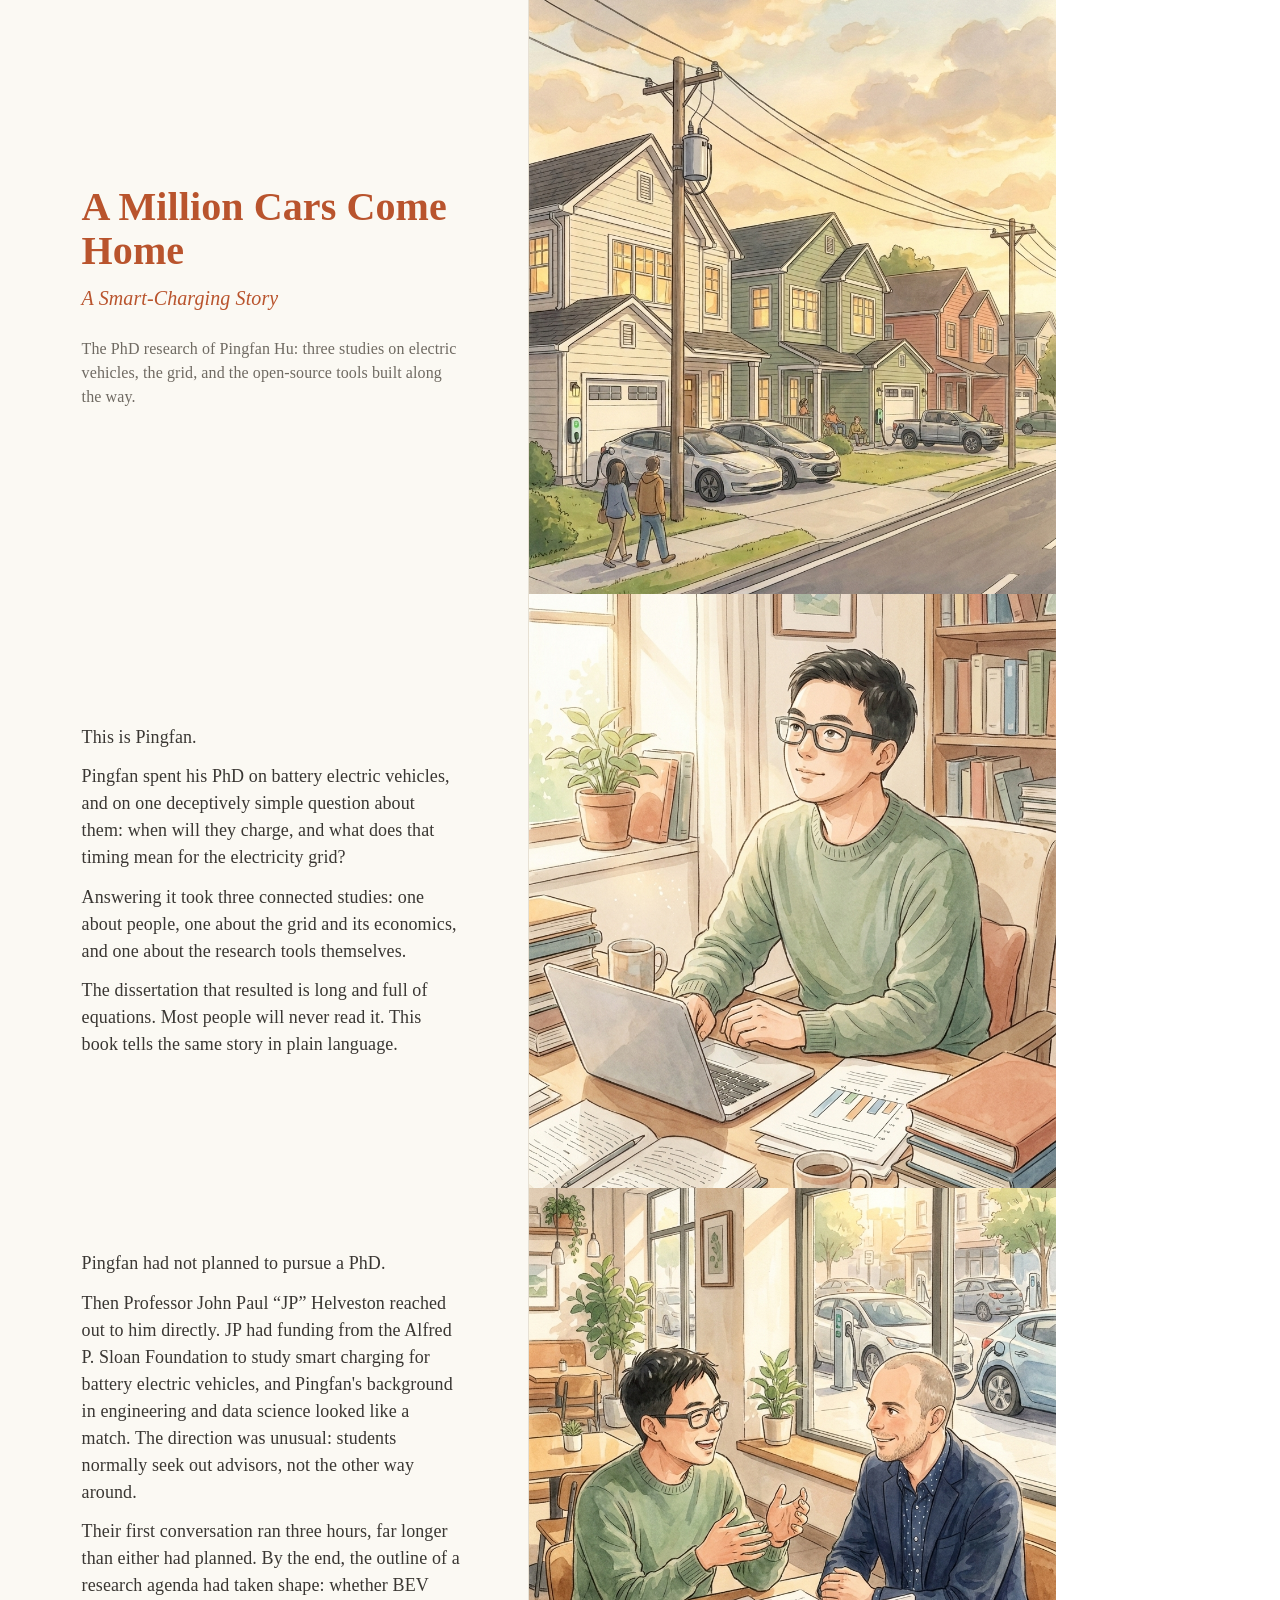
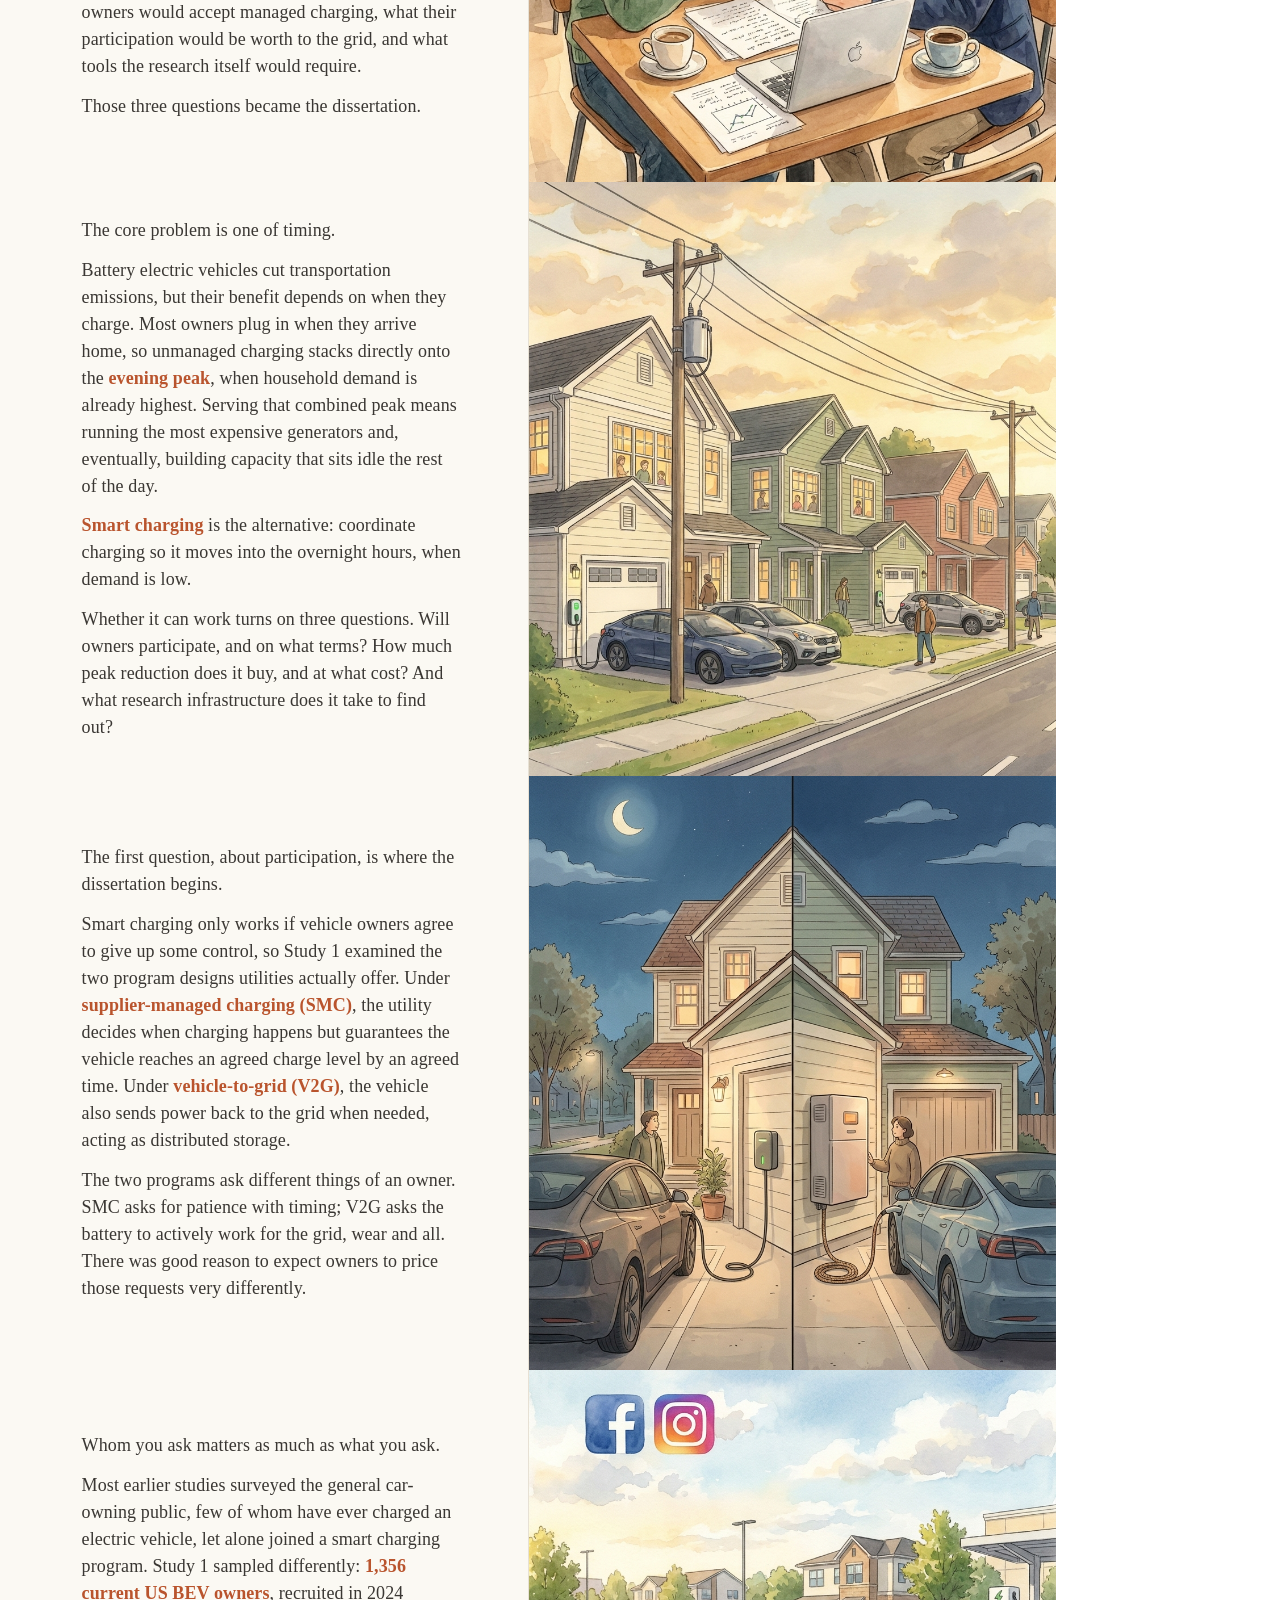
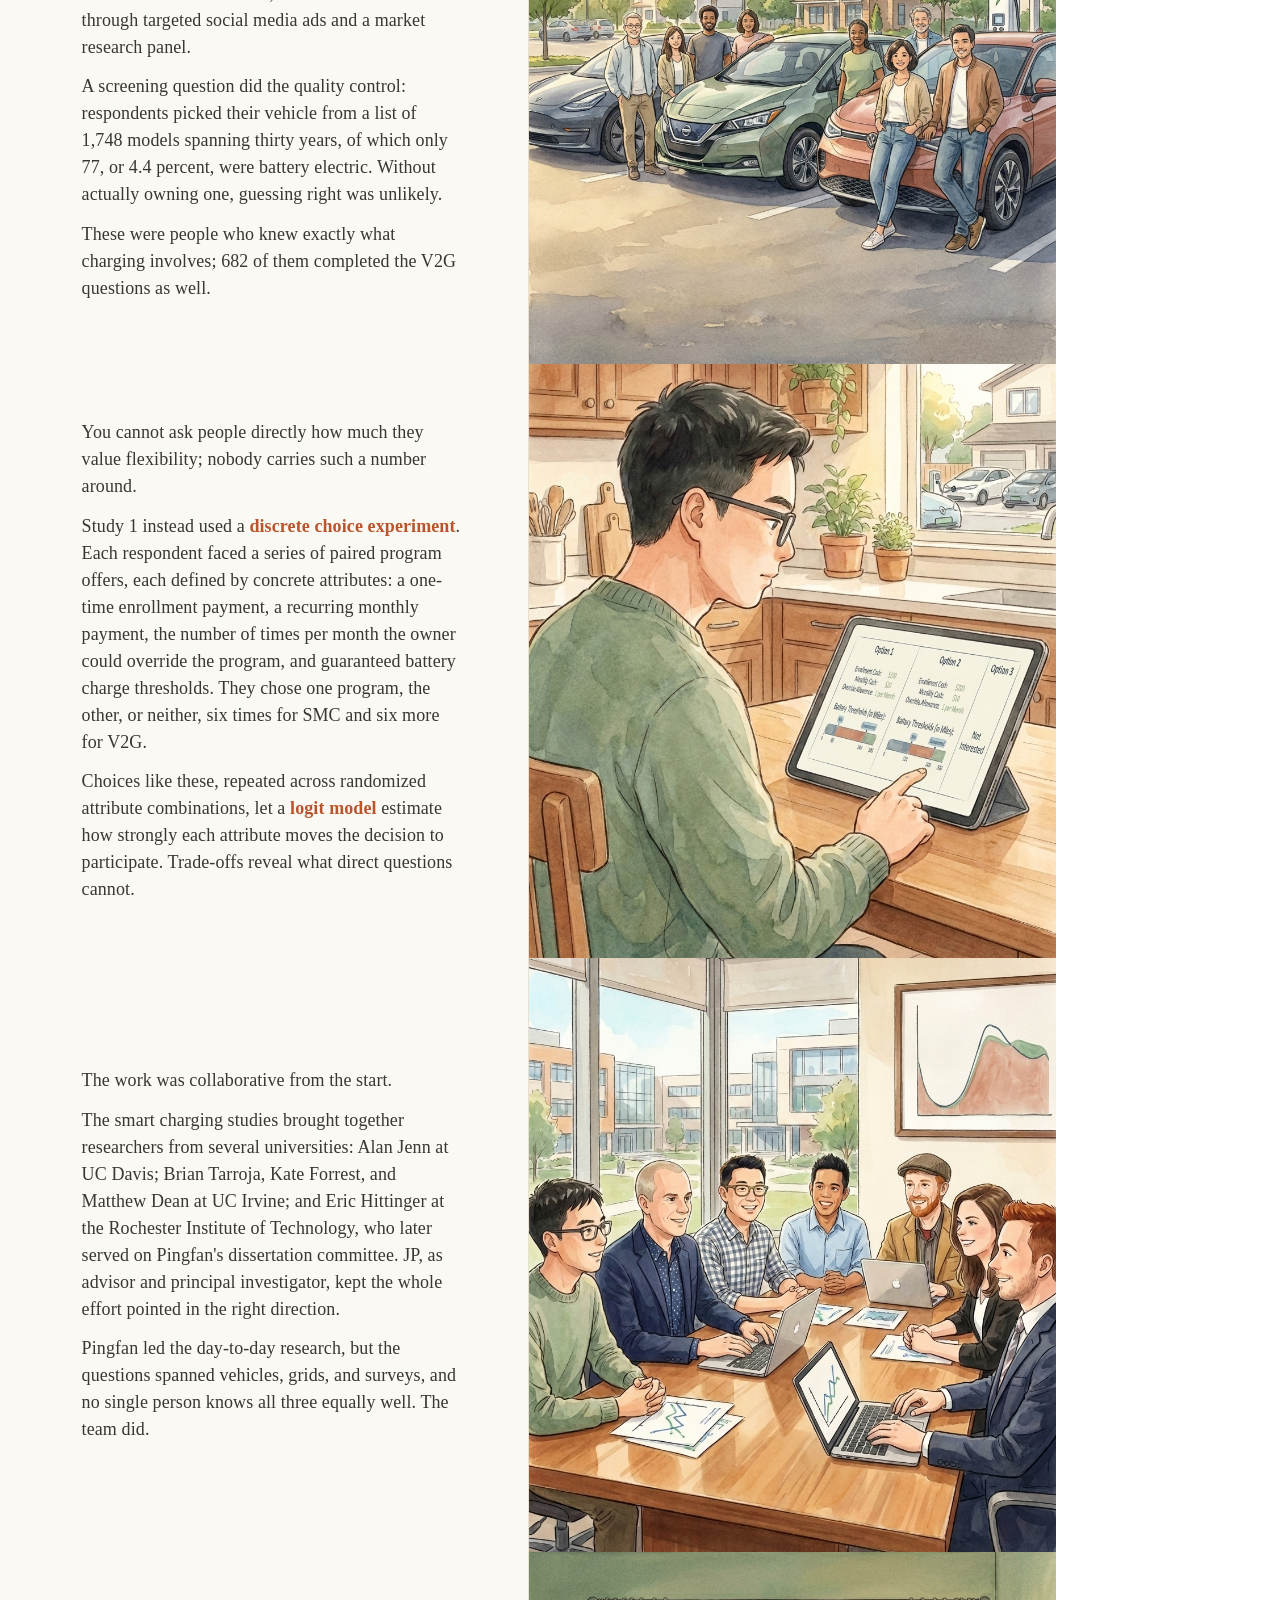
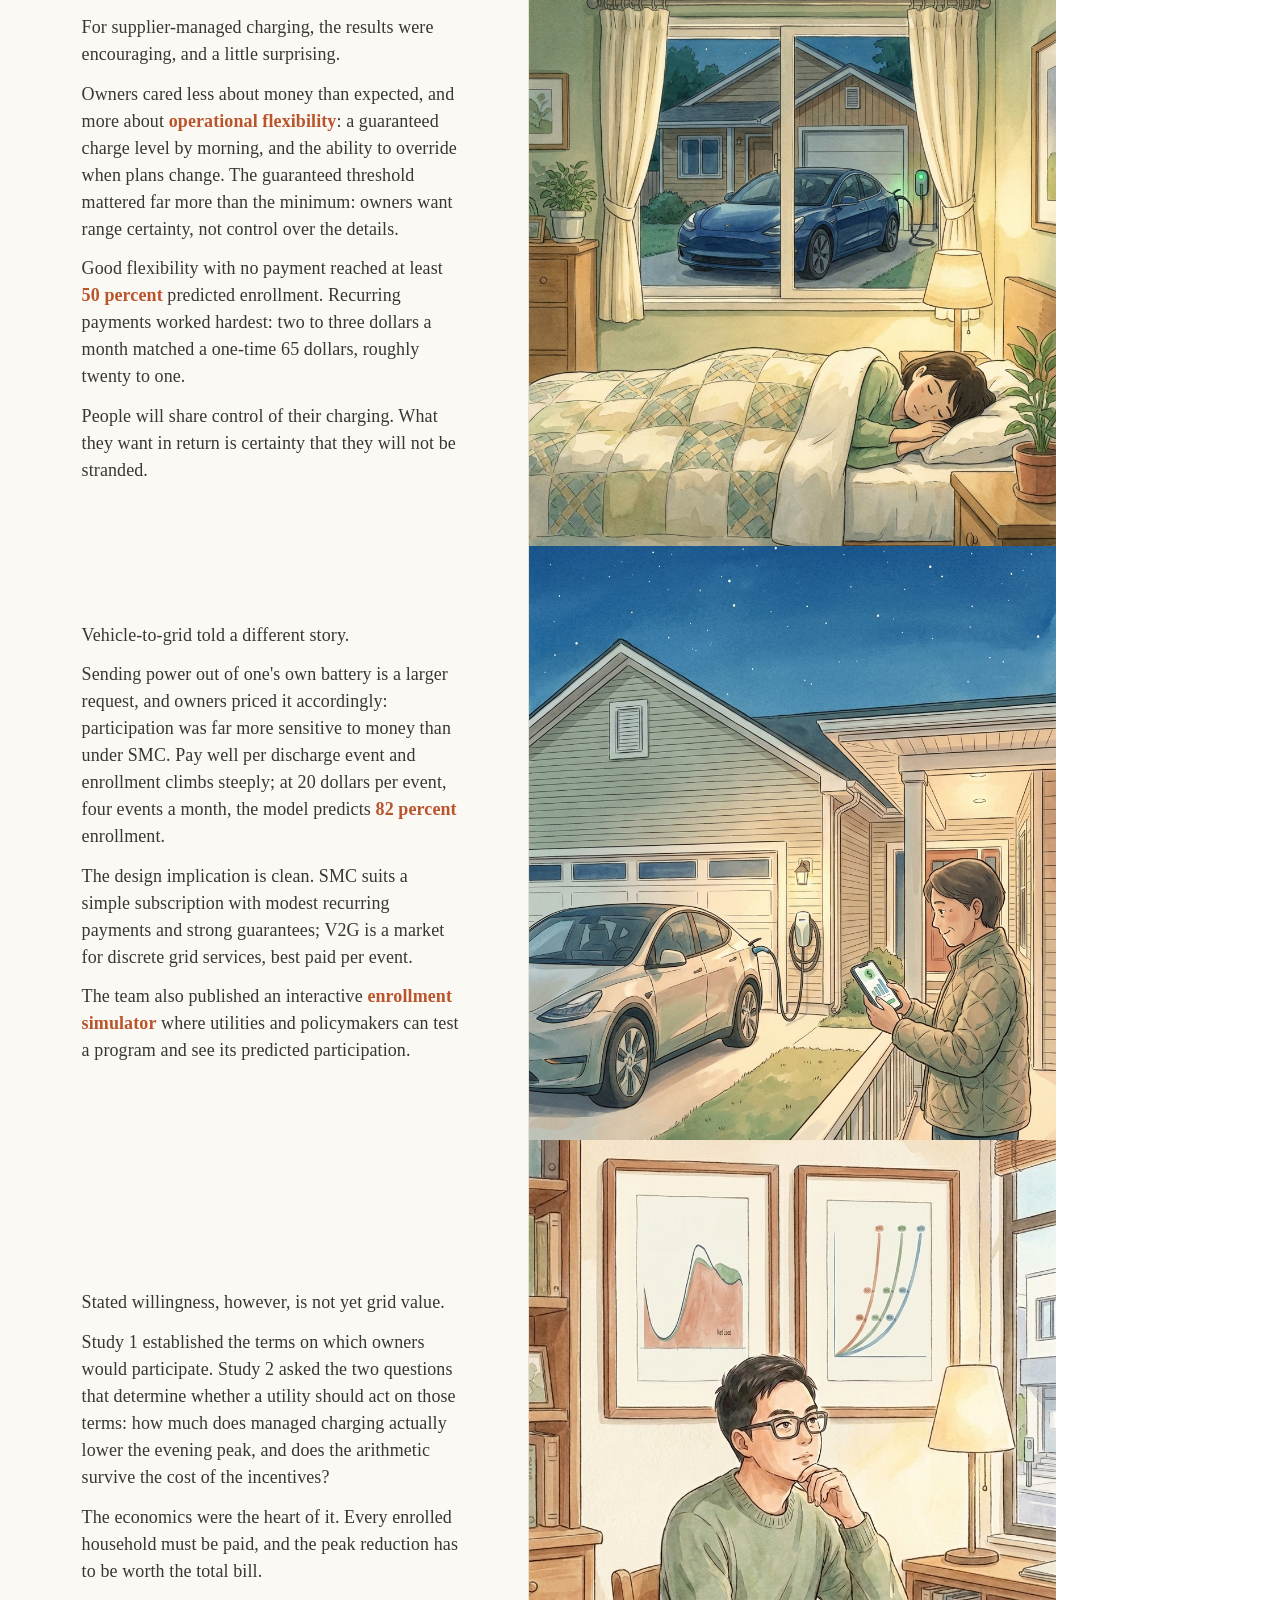
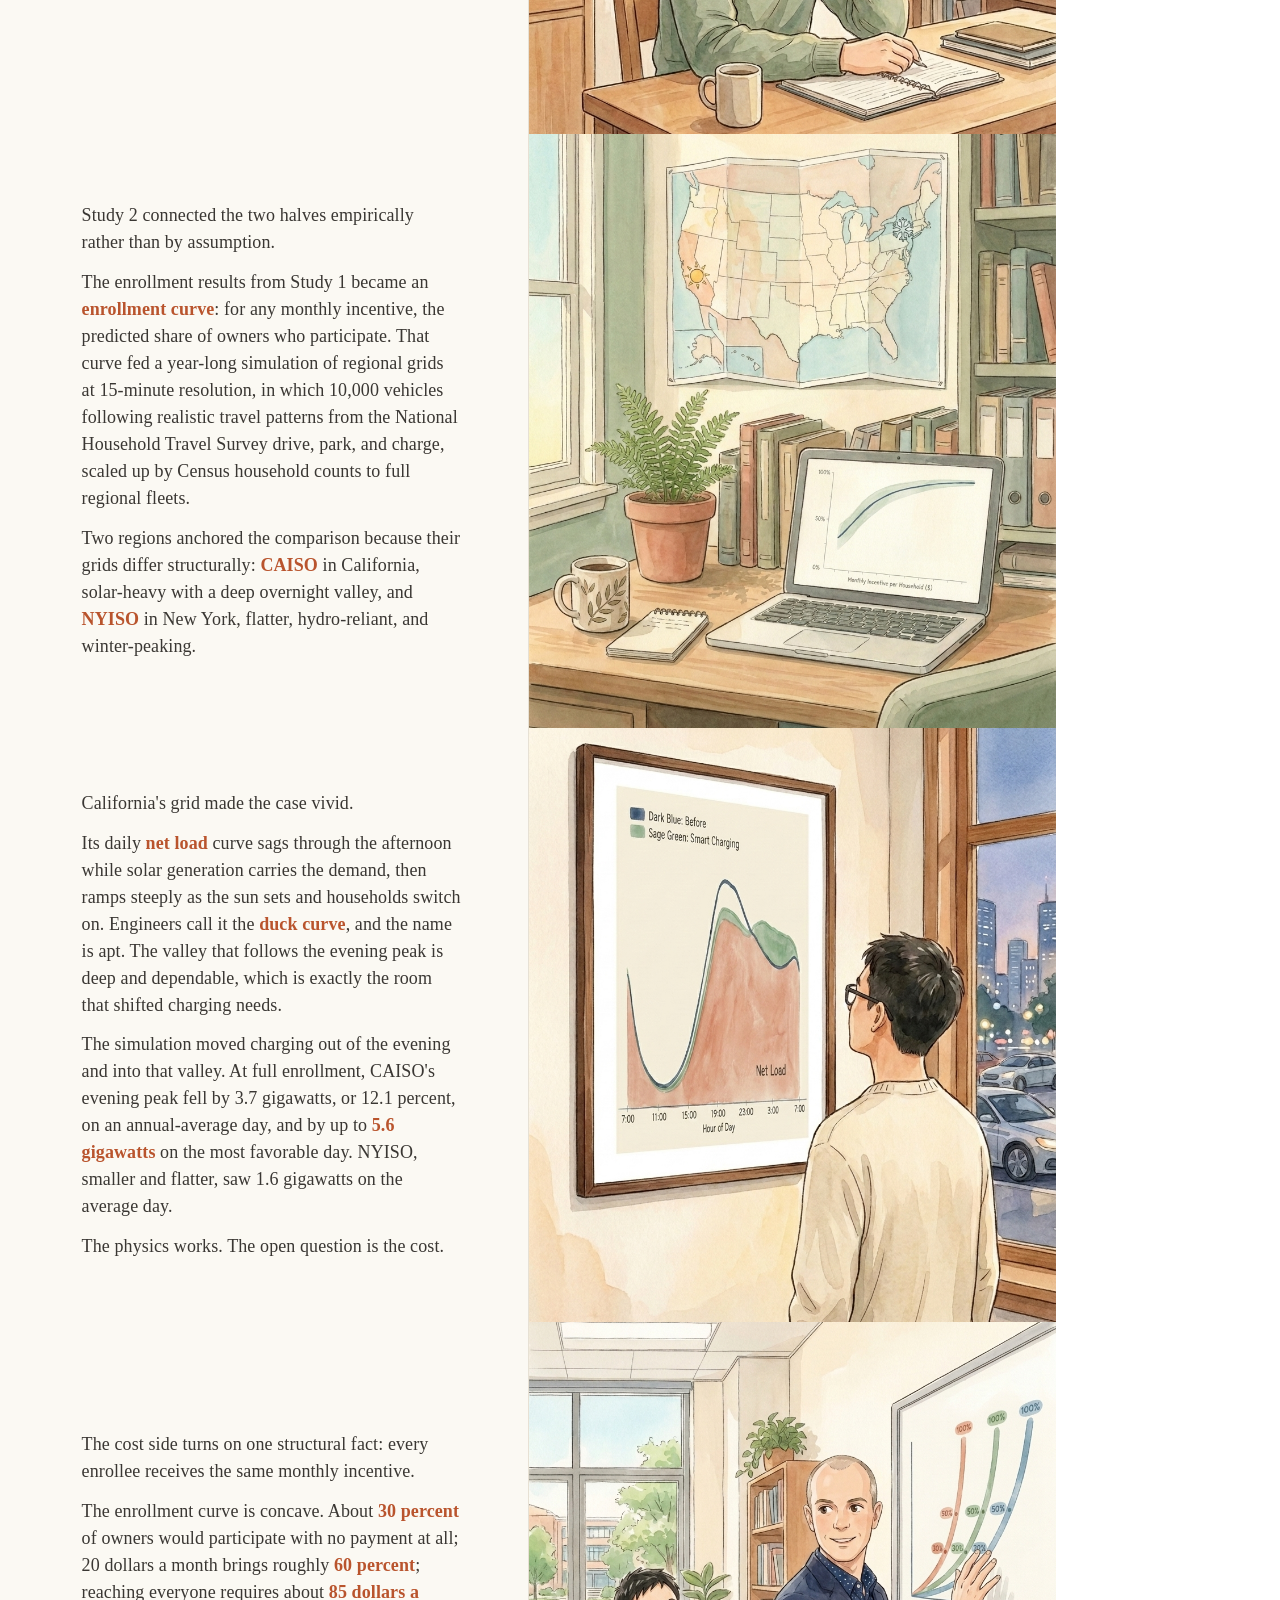
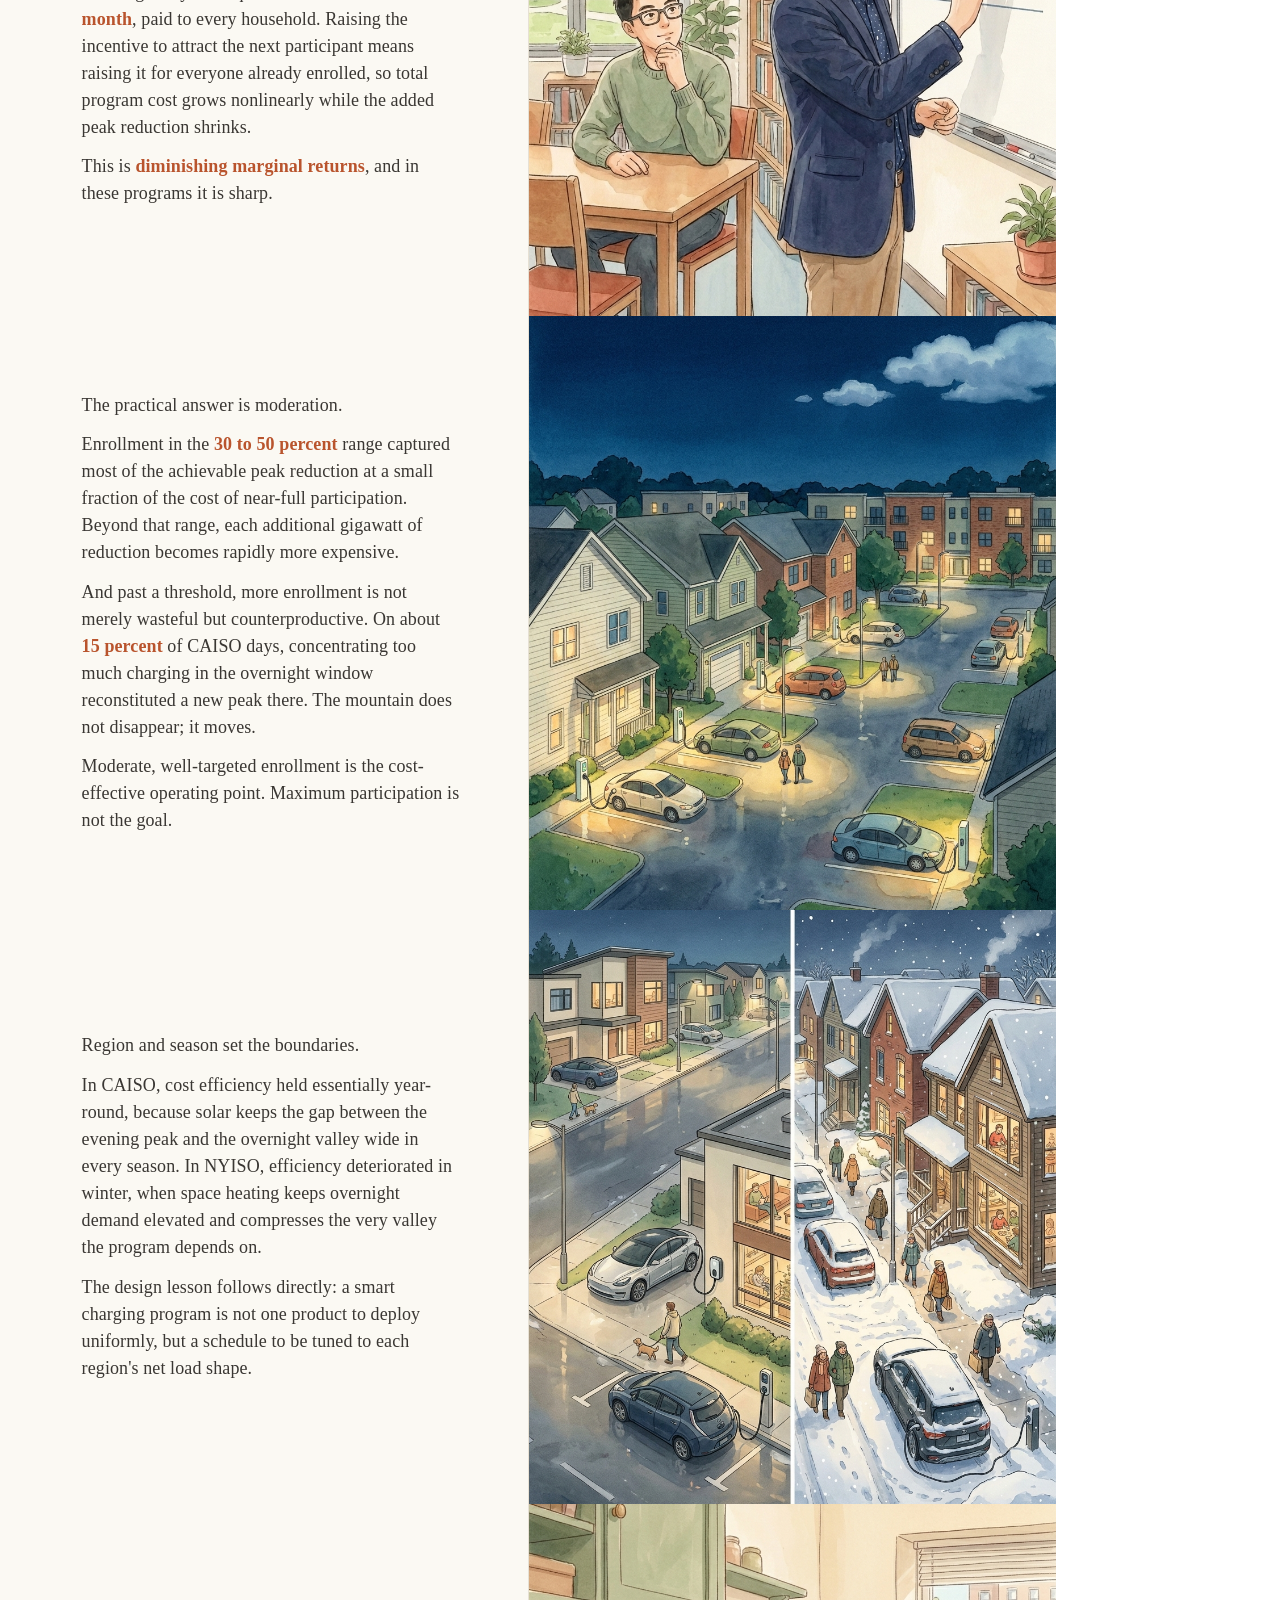
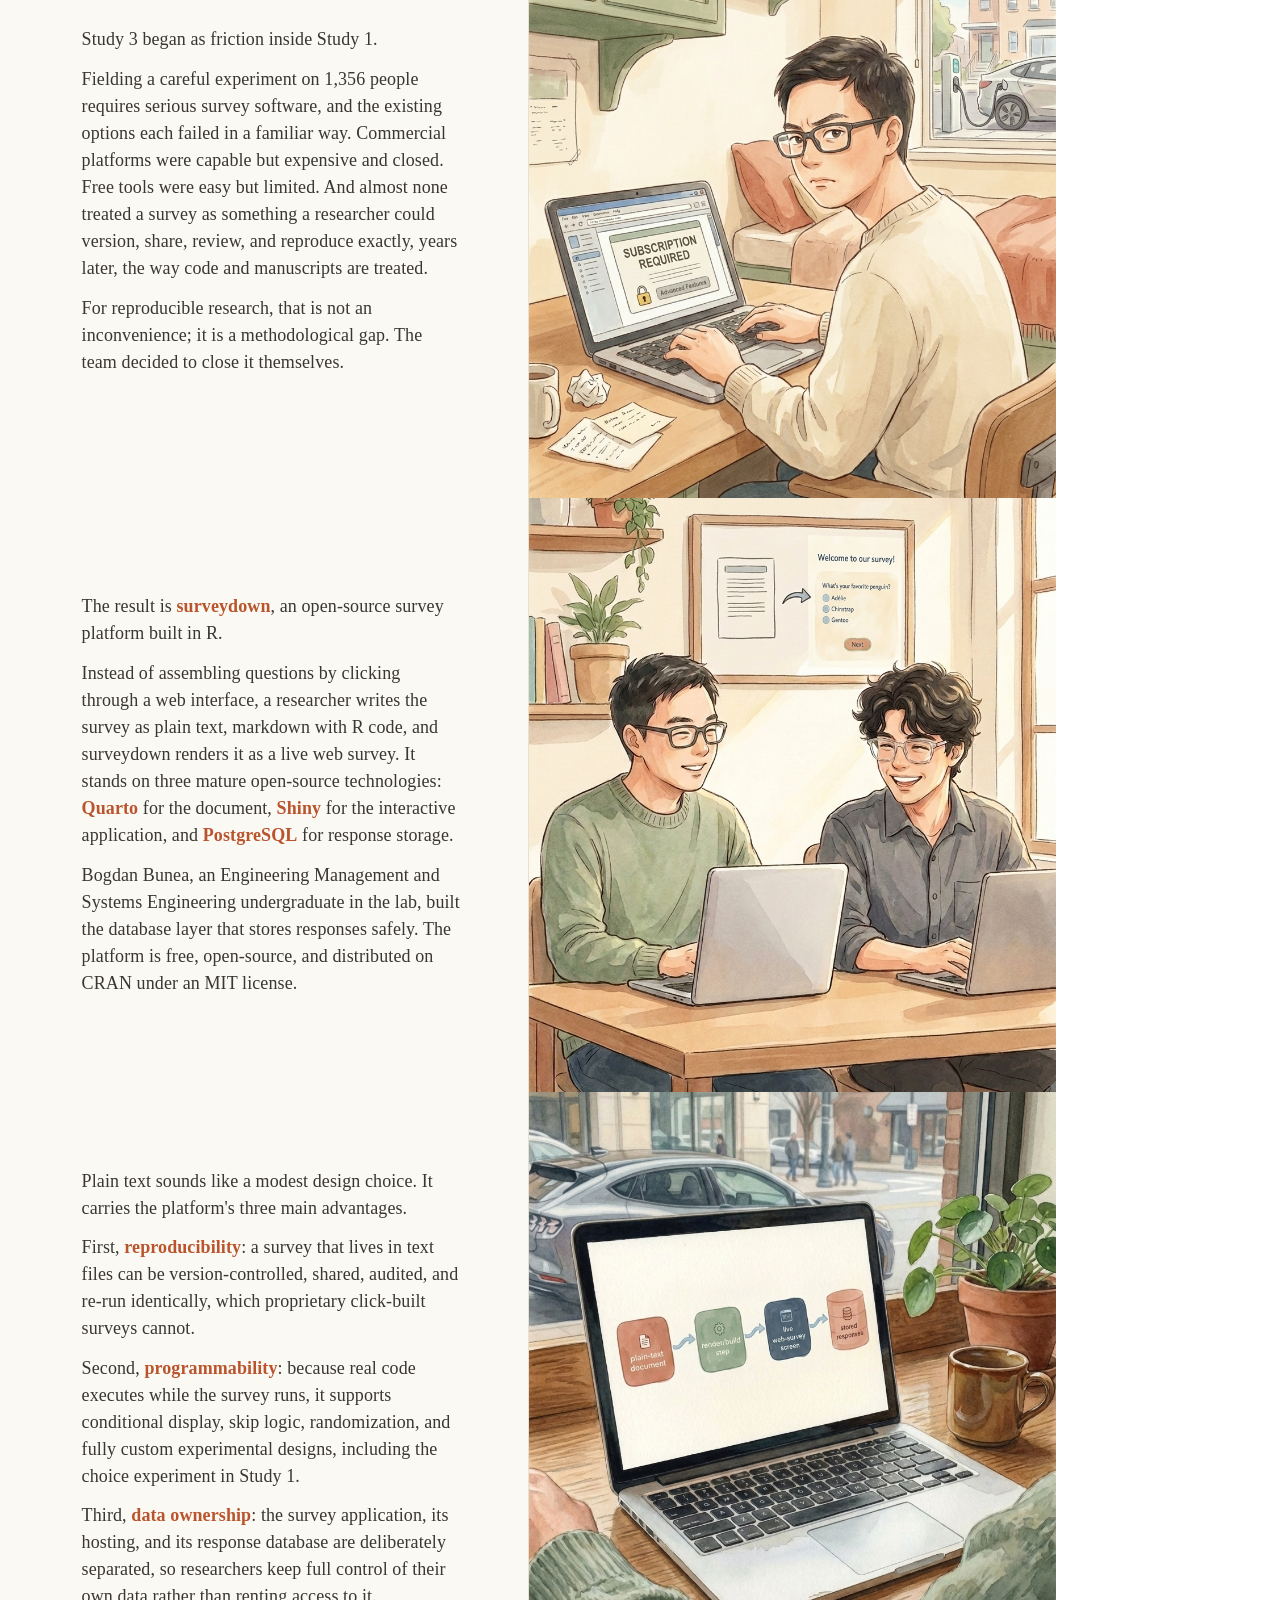
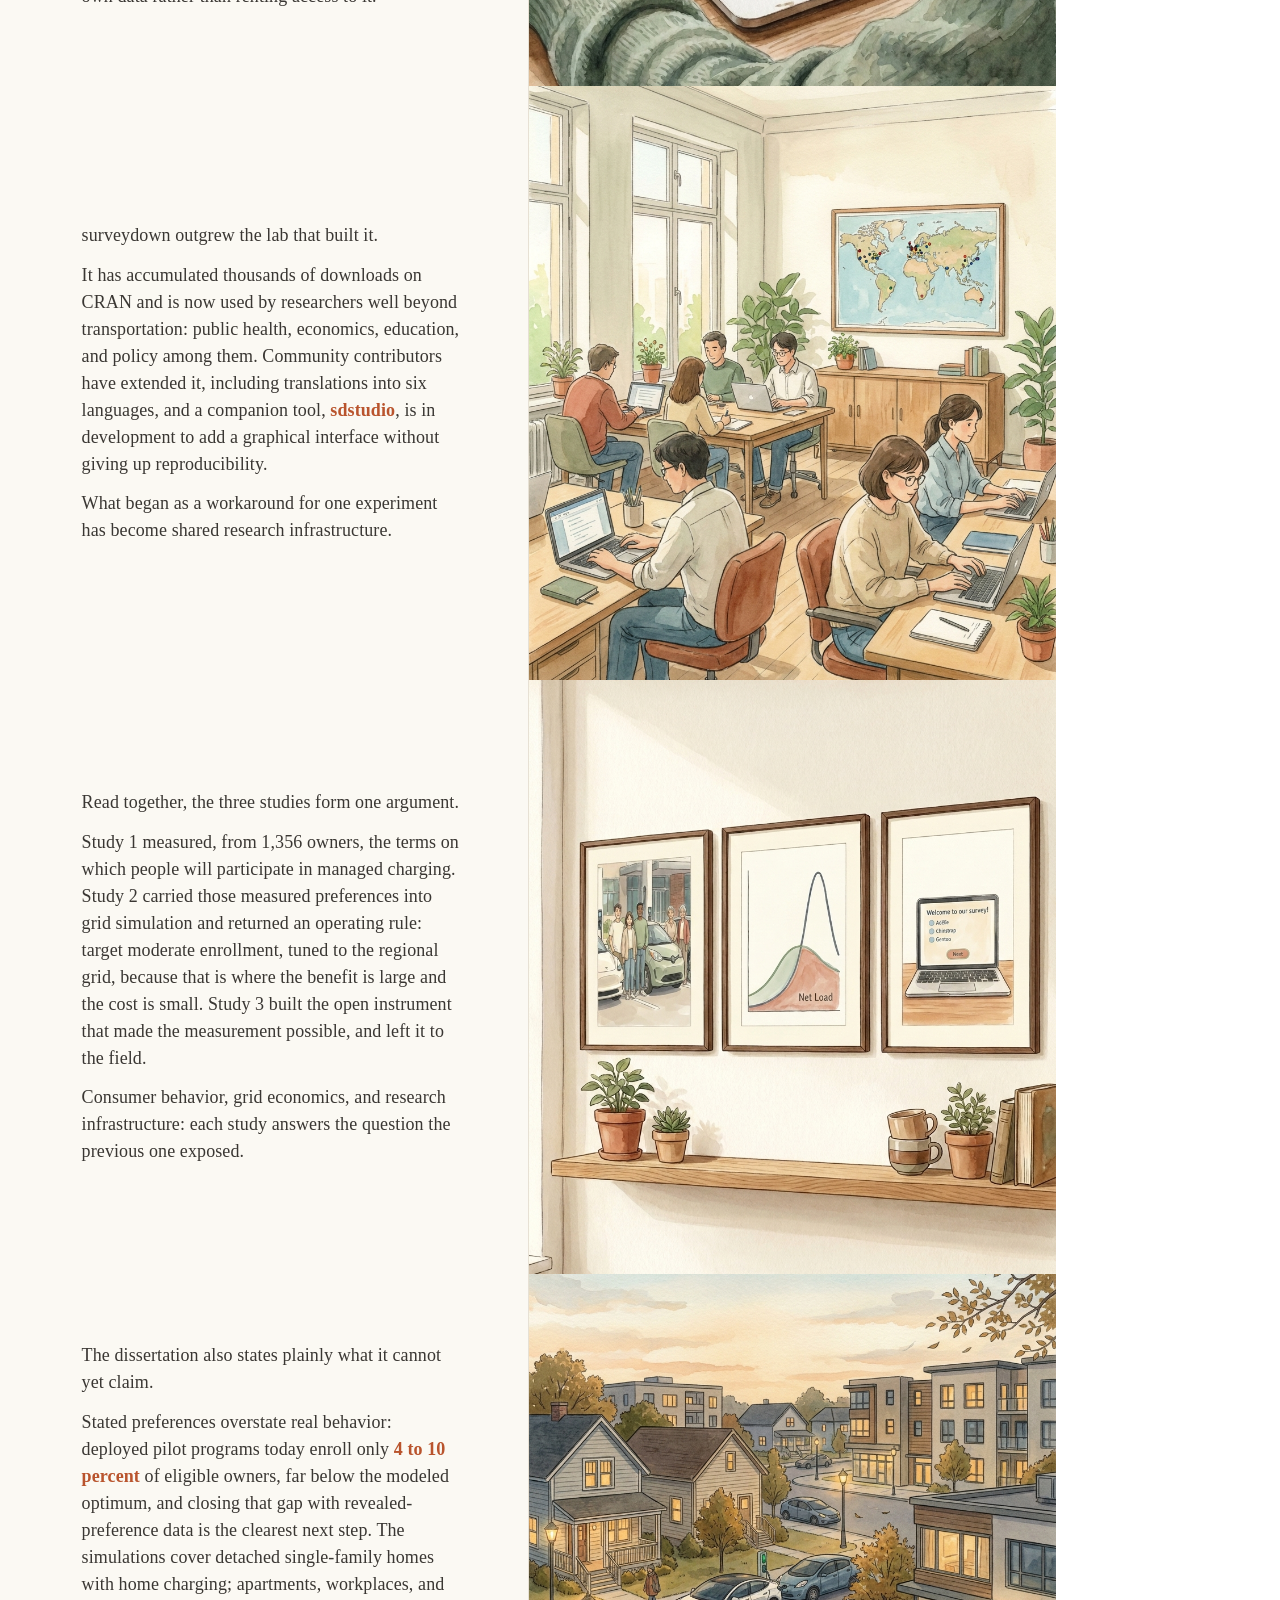
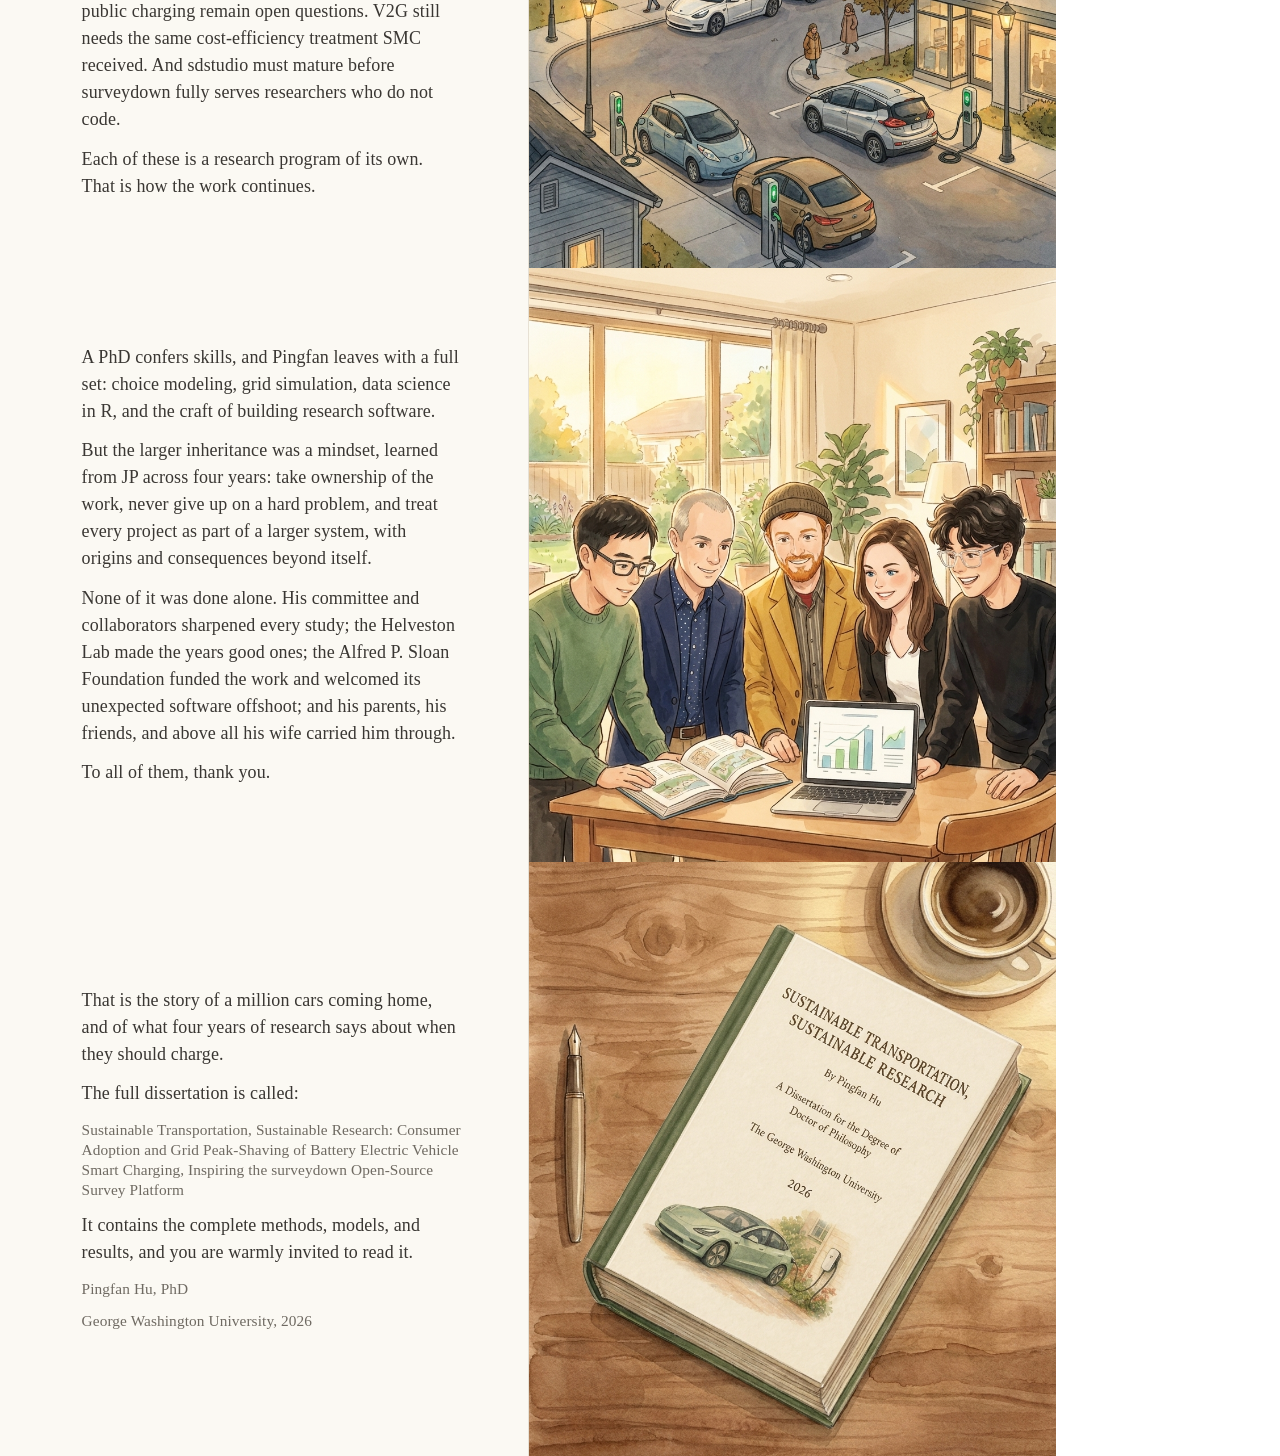
<file: render/storybook.html>
<!doctype html>
<html lang="en">
<head>
<meta charset="utf-8">
<title>A Million Cars Come Home</title>
<style>
/* A Million Cars Come Home — storybook layout
   Landscape spreads: prose on the left, illustration on the right.
   Designed for Chrome headless --print-to-pdf at 11in x 6.1875in (16:9). */

:root {
  --page-w: 11in;
  --page-h: 6.1875in;

  --paper: #fbf9f3;          /* warm off-white text pane */
  --ink: #3a3733;            /* soft near-black body text */
  --ink-soft: #6f6a62;       /* muted captions / meta */
  --accent: #b9542d;         /* warm terracotta accent */
  --rule: #e7e1d4;           /* hairline dividers */

  --img-bg-1: #efe7d6;       /* placeholder panel gradient */
  --img-bg-2: #e3d6bf;
}

* { box-sizing: border-box; }

html, body {
  margin: 0;
  padding: 0;
  background: #ffffff;
  -webkit-print-color-adjust: exact;
  print-color-adjust: exact;
}

@page {
  size: 11in 6.1875in;
  margin: 0;
}

/* Each spread is exactly one printed page. */
.spread {
  width: var(--page-w);
  height: var(--page-h);
  display: flex;
  overflow: hidden;
  page-break-after: always;
  break-after: page;
  background: var(--paper);
}
.spread:last-child {
  page-break-after: auto;
  break-after: auto;
}

/* ---- Left: prose pane ---- */
/* The prose is vertically centered and, being centered, can overflow the pane's
   content box symmetrically into the padding; nothing clips it until the page
   edge. The vertical padding is therefore the guaranteed minimum top/bottom
   margin, and build.py fails the build if any spread's prose exceeds the
   content box (i.e. would eat into this margin). */
.text-pane {
  width: 50%;
  height: 100%;
  padding: 0.35in 0.7in 0.35in 0.85in;
  display: flex;
  flex-direction: column;
  justify-content: center;
  background: var(--paper);
}

.prose {
  font-family: "Iowan Old Style", "Palatino Linotype", Palatino, Georgia, serif;
  color: var(--ink);
  font-size: 13.5pt;
  line-height: 1.5;
  letter-spacing: 0.1px;
}

.prose p {
  margin: 0 0 0.7em 0;
}
.prose p:last-child { margin-bottom: 0; }

.prose strong { color: var(--accent); font-weight: 700; }
.prose em { font-style: italic; }

/* ---- Title spread ---- */
.spread.title .text-pane { justify-content: center; }
.spread.title .prose { font-size: 14pt; }
.spread.title .prose p:first-child {
  font-family: "Iowan Old Style", "Palatino Linotype", Palatino, Georgia, serif;
  font-size: 30pt;
  line-height: 1.1;
  color: var(--ink);
  margin-bottom: 0.25em;
}
.spread.title .prose p:nth-child(2) {
  font-size: 15pt;
  color: var(--accent);
  font-style: italic;
  margin-bottom: 1.2em;
}
.spread.title .prose p { color: var(--ink-soft); font-size: 12pt; }

/* ---- Back cover ---- */
.spread.backcover .prose em {
  display: block;
  color: var(--ink-soft);
  font-style: normal;
  font-size: 11.5pt;
  line-height: 1.3;
}

/* ---- Right: illustration pane ---- */
.image-pane {
  width: 50%;
  height: 100%;
  position: relative;
  display: flex;
  align-items: center;
  justify-content: center;
  background: linear-gradient(135deg, var(--img-bg-1), var(--img-bg-2));
  border-left: 1px solid var(--rule);
}

/* Placeholder card shown until real art is generated. */
.placeholder {
  width: 78%;
  max-width: 4.6in;
  padding: 0.5in 0.45in;
  text-align: center;
  border: 1.5px dashed #b9a988;
  border-radius: 10px;
  background: rgba(255, 255, 255, 0.35);
  color: #6c6450;
}
.placeholder .tag {
  font-family: "Helvetica Neue", Arial, sans-serif;
  font-size: 9pt;
  letter-spacing: 2px;
  text-transform: uppercase;
  color: var(--accent);
  margin-bottom: 0.5em;
}
.placeholder .brief {
  font-family: "Iowan Old Style", Palatino, Georgia, serif;
  font-style: italic;
  font-size: 11pt;
  line-height: 1.45;
}
.placeholder .num {
  margin-top: 0.6em;
  font-family: "Helvetica Neue", Arial, sans-serif;
  font-size: 8.5pt;
  letter-spacing: 1px;
  color: #9a9079;
}

/* When a real image exists, build.py swaps in <img class="art">. */
.image-pane img.art {
  width: 100%;
  height: 100%;
  object-fit: cover;
  display: block;
}


</style>
</head>
<body>
  <section class="spread title" data-id="01">
    <div class="text-pane"><div class="prose">
      <p><strong>A Million Cars Come Home</strong></p>
      <p><em>A Smart-Charging Story</em></p>
      <p>The PhD research of Pingfan Hu: three studies on electric vehicles, the grid, and the open-source tools built along the way.</p>
    </div></div>
    <div class="image-pane"><img class="art" src="../images/spread-01.png" alt=""></div>
  </section>
  <section class="spread standard" data-id="02">
    <div class="text-pane"><div class="prose">
      <p>This is Pingfan.</p>
      <p>Pingfan spent his PhD on battery electric vehicles, and on one deceptively simple question about them: when will they charge, and what does that timing mean for the electricity grid?</p>
      <p>Answering it took three connected studies: one about people, one about the grid and its economics, and one about the research tools themselves.</p>
      <p>The dissertation that resulted is long and full of equations. Most people will never read it. This book tells the same story in plain language.</p>
    </div></div>
    <div class="image-pane"><img class="art" src="../images/spread-02.png" alt=""></div>
  </section>
  <section class="spread standard" data-id="03">
    <div class="text-pane"><div class="prose">
      <p>Pingfan had not planned to pursue a PhD.</p>
      <p>Then Professor John Paul “JP” Helveston reached out to him directly. JP had funding from the Alfred P. Sloan Foundation to study smart charging for battery electric vehicles, and Pingfan&#x27;s background in engineering and data science looked like a match. The direction was unusual: students normally seek out advisors, not the other way around.</p>
      <p>Their first conversation ran three hours, far longer than either had planned. By the end, the outline of a research agenda had taken shape: whether BEV owners would accept managed charging, what their participation would be worth to the grid, and what tools the research itself would require.</p>
      <p>Those three questions became the dissertation.</p>
    </div></div>
    <div class="image-pane"><img class="art" src="../images/spread-03.png" alt=""></div>
  </section>
  <section class="spread standard" data-id="04">
    <div class="text-pane"><div class="prose">
      <p>The core problem is one of timing.</p>
      <p>Battery electric vehicles cut transportation emissions, but their benefit depends on when they charge. Most owners plug in when they arrive home, so unmanaged charging stacks directly onto the <strong>evening peak</strong>, when household demand is already highest. Serving that combined peak means running the most expensive generators and, eventually, building capacity that sits idle the rest of the day.</p>
      <p><strong>Smart charging</strong> is the alternative: coordinate charging so it moves into the overnight hours, when demand is low.</p>
      <p>Whether it can work turns on three questions. Will owners participate, and on what terms? How much peak reduction does it buy, and at what cost? And what research infrastructure does it take to find out?</p>
    </div></div>
    <div class="image-pane"><img class="art" src="../images/spread-04.png" alt=""></div>
  </section>
  <section class="spread standard" data-id="05">
    <div class="text-pane"><div class="prose">
      <p>The first question, about participation, is where the dissertation begins.</p>
      <p>Smart charging only works if vehicle owners agree to give up some control, so Study 1 examined the two program designs utilities actually offer. Under <strong>supplier-managed charging (SMC)</strong>, the utility decides when charging happens but guarantees the vehicle reaches an agreed charge level by an agreed time. Under <strong>vehicle-to-grid (V2G)</strong>, the vehicle also sends power back to the grid when needed, acting as distributed storage.</p>
      <p>The two programs ask different things of an owner. SMC asks for patience with timing; V2G asks the battery to actively work for the grid, wear and all. There was good reason to expect owners to price those requests very differently.</p>
    </div></div>
    <div class="image-pane"><img class="art" src="../images/spread-05.png" alt=""></div>
  </section>
  <section class="spread standard" data-id="06">
    <div class="text-pane"><div class="prose">
      <p>Whom you ask matters as much as what you ask.</p>
      <p>Most earlier studies surveyed the general car-owning public, few of whom have ever charged an electric vehicle, let alone joined a smart charging program. Study 1 sampled differently: <strong>1,356 current US BEV owners</strong>, recruited in 2024 through targeted social media ads and a market research panel.</p>
      <p>A screening question did the quality control: respondents picked their vehicle from a list of 1,748 models spanning thirty years, of which only 77, or 4.4 percent, were battery electric. Without actually owning one, guessing right was unlikely.</p>
      <p>These were people who knew exactly what charging involves; 682 of them completed the V2G questions as well.</p>
    </div></div>
    <div class="image-pane"><img class="art" src="../images/spread-06.png" alt=""></div>
  </section>
  <section class="spread standard" data-id="07">
    <div class="text-pane"><div class="prose">
      <p>You cannot ask people directly how much they value flexibility; nobody carries such a number around.</p>
      <p>Study 1 instead used a <strong>discrete choice experiment</strong>. Each respondent faced a series of paired program offers, each defined by concrete attributes: a one-time enrollment payment, a recurring monthly payment, the number of times per month the owner could override the program, and guaranteed battery charge thresholds. They chose one program, the other, or neither, six times for SMC and six more for V2G.</p>
      <p>Choices like these, repeated across randomized attribute combinations, let a <strong>logit model</strong> estimate how strongly each attribute moves the decision to participate. Trade-offs reveal what direct questions cannot.</p>
    </div></div>
    <div class="image-pane"><img class="art" src="../images/spread-07.png" alt=""></div>
  </section>
  <section class="spread standard" data-id="08">
    <div class="text-pane"><div class="prose">
      <p>The work was collaborative from the start.</p>
      <p>The smart charging studies brought together researchers from several universities: Alan Jenn at UC Davis; Brian Tarroja, Kate Forrest, and Matthew Dean at UC Irvine; and Eric Hittinger at the Rochester Institute of Technology, who later served on Pingfan&#x27;s dissertation committee. JP, as advisor and principal investigator, kept the whole effort pointed in the right direction.</p>
      <p>Pingfan led the day-to-day research, but the questions spanned vehicles, grids, and surveys, and no single person knows all three equally well. The team did.</p>
    </div></div>
    <div class="image-pane"><img class="art" src="../images/spread-08.png" alt=""></div>
  </section>
  <section class="spread standard" data-id="09">
    <div class="text-pane"><div class="prose">
      <p>For supplier-managed charging, the results were encouraging, and a little surprising.</p>
      <p>Owners cared less about money than expected, and more about <strong>operational flexibility</strong>: a guaranteed charge level by morning, and the ability to override when plans change. The guaranteed threshold mattered far more than the minimum: owners want range certainty, not control over the details.</p>
      <p>Good flexibility with no payment reached at least <strong>50 percent</strong> predicted enrollment. Recurring payments worked hardest: two to three dollars a month matched a one-time 65 dollars, roughly twenty to one.</p>
      <p>People will share control of their charging. What they want in return is certainty that they will not be stranded.</p>
    </div></div>
    <div class="image-pane"><img class="art" src="../images/spread-09.png" alt=""></div>
  </section>
  <section class="spread standard" data-id="10">
    <div class="text-pane"><div class="prose">
      <p>Vehicle-to-grid told a different story.</p>
      <p>Sending power out of one&#x27;s own battery is a larger request, and owners priced it accordingly: participation was far more sensitive to money than under SMC. Pay well per discharge event and enrollment climbs steeply; at 20 dollars per event, four events a month, the model predicts <strong>82 percent</strong> enrollment.</p>
      <p>The design implication is clean. SMC suits a simple subscription with modest recurring payments and strong guarantees; V2G is a market for discrete grid services, best paid per event.</p>
      <p>The team also published an interactive <strong>enrollment simulator</strong> where utilities and policymakers can test a program and see its predicted participation.</p>
    </div></div>
    <div class="image-pane"><img class="art" src="../images/spread-10.png" alt=""></div>
  </section>
  <section class="spread standard" data-id="11">
    <div class="text-pane"><div class="prose">
      <p>Stated willingness, however, is not yet grid value.</p>
      <p>Study 1 established the terms on which owners would participate. Study 2 asked the two questions that determine whether a utility should act on those terms: how much does managed charging actually lower the evening peak, and does the arithmetic survive the cost of the incentives?</p>
      <p>The economics were the heart of it. Every enrolled household must be paid, and the peak reduction has to be worth the total bill.</p>
    </div></div>
    <div class="image-pane"><img class="art" src="../images/spread-11.png" alt=""></div>
  </section>
  <section class="spread standard" data-id="12">
    <div class="text-pane"><div class="prose">
      <p>Study 2 connected the two halves empirically rather than by assumption.</p>
      <p>The enrollment results from Study 1 became an <strong>enrollment curve</strong>: for any monthly incentive, the predicted share of owners who participate. That curve fed a year-long simulation of regional grids at 15-minute resolution, in which 10,000 vehicles following realistic travel patterns from the National Household Travel Survey drive, park, and charge, scaled up by Census household counts to full regional fleets.</p>
      <p>Two regions anchored the comparison because their grids differ structurally: <strong>CAISO</strong> in California, solar-heavy with a deep overnight valley, and <strong>NYISO</strong> in New York, flatter, hydro-reliant, and winter-peaking.</p>
    </div></div>
    <div class="image-pane"><img class="art" src="../images/spread-12.png" alt=""></div>
  </section>
  <section class="spread standard" data-id="13">
    <div class="text-pane"><div class="prose">
      <p>California&#x27;s grid made the case vivid.</p>
      <p>Its daily <strong>net load</strong> curve sags through the afternoon while solar generation carries the demand, then ramps steeply as the sun sets and households switch on. Engineers call it the <strong>duck curve</strong>, and the name is apt. The valley that follows the evening peak is deep and dependable, which is exactly the room that shifted charging needs.</p>
      <p>The simulation moved charging out of the evening and into that valley. At full enrollment, CAISO&#x27;s evening peak fell by 3.7 gigawatts, or 12.1 percent, on an annual-average day, and by up to <strong>5.6 gigawatts</strong> on the most favorable day. NYISO, smaller and flatter, saw 1.6 gigawatts on the average day.</p>
      <p>The physics works. The open question is the cost.</p>
    </div></div>
    <div class="image-pane"><img class="art" src="../images/spread-13.png" alt=""></div>
  </section>
  <section class="spread standard" data-id="14">
    <div class="text-pane"><div class="prose">
      <p>The cost side turns on one structural fact: every enrollee receives the same monthly incentive.</p>
      <p>The enrollment curve is concave. About <strong>30 percent</strong> of owners would participate with no payment at all; 20 dollars a month brings roughly <strong>60 percent</strong>; reaching everyone requires about <strong>85 dollars a month</strong>, paid to every household. Raising the incentive to attract the next participant means raising it for everyone already enrolled, so total program cost grows nonlinearly while the added peak reduction shrinks.</p>
      <p>This is <strong>diminishing marginal returns</strong>, and in these programs it is sharp.</p>
    </div></div>
    <div class="image-pane"><img class="art" src="../images/spread-14.png" alt=""></div>
  </section>
  <section class="spread standard" data-id="15">
    <div class="text-pane"><div class="prose">
      <p>The practical answer is moderation.</p>
      <p>Enrollment in the <strong>30 to 50 percent</strong> range captured most of the achievable peak reduction at a small fraction of the cost of near-full participation. Beyond that range, each additional gigawatt of reduction becomes rapidly more expensive.</p>
      <p>And past a threshold, more enrollment is not merely wasteful but counterproductive. On about <strong>15 percent</strong> of CAISO days, concentrating too much charging in the overnight window reconstituted a new peak there. The mountain does not disappear; it moves.</p>
      <p>Moderate, well-targeted enrollment is the cost-effective operating point. Maximum participation is not the goal.</p>
    </div></div>
    <div class="image-pane"><img class="art" src="../images/spread-15.png" alt=""></div>
  </section>
  <section class="spread standard" data-id="16">
    <div class="text-pane"><div class="prose">
      <p>Region and season set the boundaries.</p>
      <p>In CAISO, cost efficiency held essentially year-round, because solar keeps the gap between the evening peak and the overnight valley wide in every season. In NYISO, efficiency deteriorated in winter, when space heating keeps overnight demand elevated and compresses the very valley the program depends on.</p>
      <p>The design lesson follows directly: a smart charging program is not one product to deploy uniformly, but a schedule to be tuned to each region&#x27;s net load shape.</p>
    </div></div>
    <div class="image-pane"><img class="art" src="../images/spread-16.png" alt=""></div>
  </section>
  <section class="spread standard" data-id="17">
    <div class="text-pane"><div class="prose">
      <p>Study 3 began as friction inside Study 1.</p>
      <p>Fielding a careful experiment on 1,356 people requires serious survey software, and the existing options each failed in a familiar way. Commercial platforms were capable but expensive and closed. Free tools were easy but limited. And almost none treated a survey as something a researcher could version, share, review, and reproduce exactly, years later, the way code and manuscripts are treated.</p>
      <p>For reproducible research, that is not an inconvenience; it is a methodological gap. The team decided to close it themselves.</p>
    </div></div>
    <div class="image-pane"><img class="art" src="../images/spread-17.png" alt=""></div>
  </section>
  <section class="spread standard" data-id="18">
    <div class="text-pane"><div class="prose">
      <p>The result is <strong>surveydown</strong>, an open-source survey platform built in R.</p>
      <p>Instead of assembling questions by clicking through a web interface, a researcher writes the survey as plain text, markdown with R code, and surveydown renders it as a live web survey. It stands on three mature open-source technologies: <strong>Quarto</strong> for the document, <strong>Shiny</strong> for the interactive application, and <strong>PostgreSQL</strong> for response storage.</p>
      <p>Bogdan Bunea, an Engineering Management and Systems Engineering undergraduate in the lab, built the database layer that stores responses safely. The platform is free, open-source, and distributed on CRAN under an MIT license.</p>
    </div></div>
    <div class="image-pane"><img class="art" src="../images/spread-18.png" alt=""></div>
  </section>
  <section class="spread standard" data-id="19">
    <div class="text-pane"><div class="prose">
      <p>Plain text sounds like a modest design choice. It carries the platform&#x27;s three main advantages.</p>
      <p>First, <strong>reproducibility</strong>: a survey that lives in text files can be version-controlled, shared, audited, and re-run identically, which proprietary click-built surveys cannot.</p>
      <p>Second, <strong>programmability</strong>: because real code executes while the survey runs, it supports conditional display, skip logic, randomization, and fully custom experimental designs, including the choice experiment in Study 1.</p>
      <p>Third, <strong>data ownership</strong>: the survey application, its hosting, and its response database are deliberately separated, so researchers keep full control of their own data rather than renting access to it.</p>
    </div></div>
    <div class="image-pane"><img class="art" src="../images/spread-19.png" alt=""></div>
  </section>
  <section class="spread standard" data-id="20">
    <div class="text-pane"><div class="prose">
      <p>surveydown outgrew the lab that built it.</p>
      <p>It has accumulated thousands of downloads on CRAN and is now used by researchers well beyond transportation: public health, economics, education, and policy among them. Community contributors have extended it, including translations into six languages, and a companion tool, <strong>sdstudio</strong>, is in development to add a graphical interface without giving up reproducibility.</p>
      <p>What began as a workaround for one experiment has become shared research infrastructure.</p>
    </div></div>
    <div class="image-pane"><img class="art" src="../images/spread-20.png" alt=""></div>
  </section>
  <section class="spread standard" data-id="21">
    <div class="text-pane"><div class="prose">
      <p>Read together, the three studies form one argument.</p>
      <p>Study 1 measured, from 1,356 owners, the terms on which people will participate in managed charging. Study 2 carried those measured preferences into grid simulation and returned an operating rule: target moderate enrollment, tuned to the regional grid, because that is where the benefit is large and the cost is small. Study 3 built the open instrument that made the measurement possible, and left it to the field.</p>
      <p>Consumer behavior, grid economics, and research infrastructure: each study answers the question the previous one exposed.</p>
    </div></div>
    <div class="image-pane"><img class="art" src="../images/spread-21.png" alt=""></div>
  </section>
  <section class="spread standard" data-id="22">
    <div class="text-pane"><div class="prose">
      <p>The dissertation also states plainly what it cannot yet claim.</p>
      <p>Stated preferences overstate real behavior: deployed pilot programs today enroll only <strong>4 to 10 percent</strong> of eligible owners, far below the modeled optimum, and closing that gap with revealed-preference data is the clearest next step. The simulations cover detached single-family homes with home charging; apartments, workplaces, and public charging remain open questions. V2G still needs the same cost-efficiency treatment SMC received. And sdstudio must mature before surveydown fully serves researchers who do not code.</p>
      <p>Each of these is a research program of its own. That is how the work continues.</p>
    </div></div>
    <div class="image-pane"><img class="art" src="../images/spread-22.png" alt=""></div>
  </section>
  <section class="spread standard" data-id="23">
    <div class="text-pane"><div class="prose">
      <p>A PhD confers skills, and Pingfan leaves with a full set: choice modeling, grid simulation, data science in R, and the craft of building research software.</p>
      <p>But the larger inheritance was a mindset, learned from JP across four years: take ownership of the work, never give up on a hard problem, and treat every project as part of a larger system, with origins and consequences beyond itself.</p>
      <p>None of it was done alone. His committee and collaborators sharpened every study; the Helveston Lab made the years good ones; the Alfred P. Sloan Foundation funded the work and welcomed its unexpected software offshoot; and his parents, his friends, and above all his wife carried him through.</p>
      <p>To all of them, thank you.</p>
    </div></div>
    <div class="image-pane"><img class="art" src="../images/spread-23.png" alt=""></div>
  </section>
  <section class="spread backcover" data-id="24">
    <div class="text-pane"><div class="prose">
      <p>That is the story of a million cars coming home, and of what four years of research says about when they should charge.</p>
      <p>The full dissertation is called:</p>
      <p><em>Sustainable Transportation, Sustainable Research: Consumer Adoption and Grid Peak-Shaving of Battery Electric Vehicle Smart Charging, Inspiring the surveydown Open-Source Survey Platform</em></p>
      <p>It contains the complete methods, models, and results, and you are warmly invited to read it.</p>
      <p><em>Pingfan Hu, PhD</em></p>
      <p><em>George Washington University, 2026</em></p>
    </div></div>
    <div class="image-pane"><img class="art" src="../images/spread-24.png" alt=""></div>
  </section>
</body>
</html>
</file>
